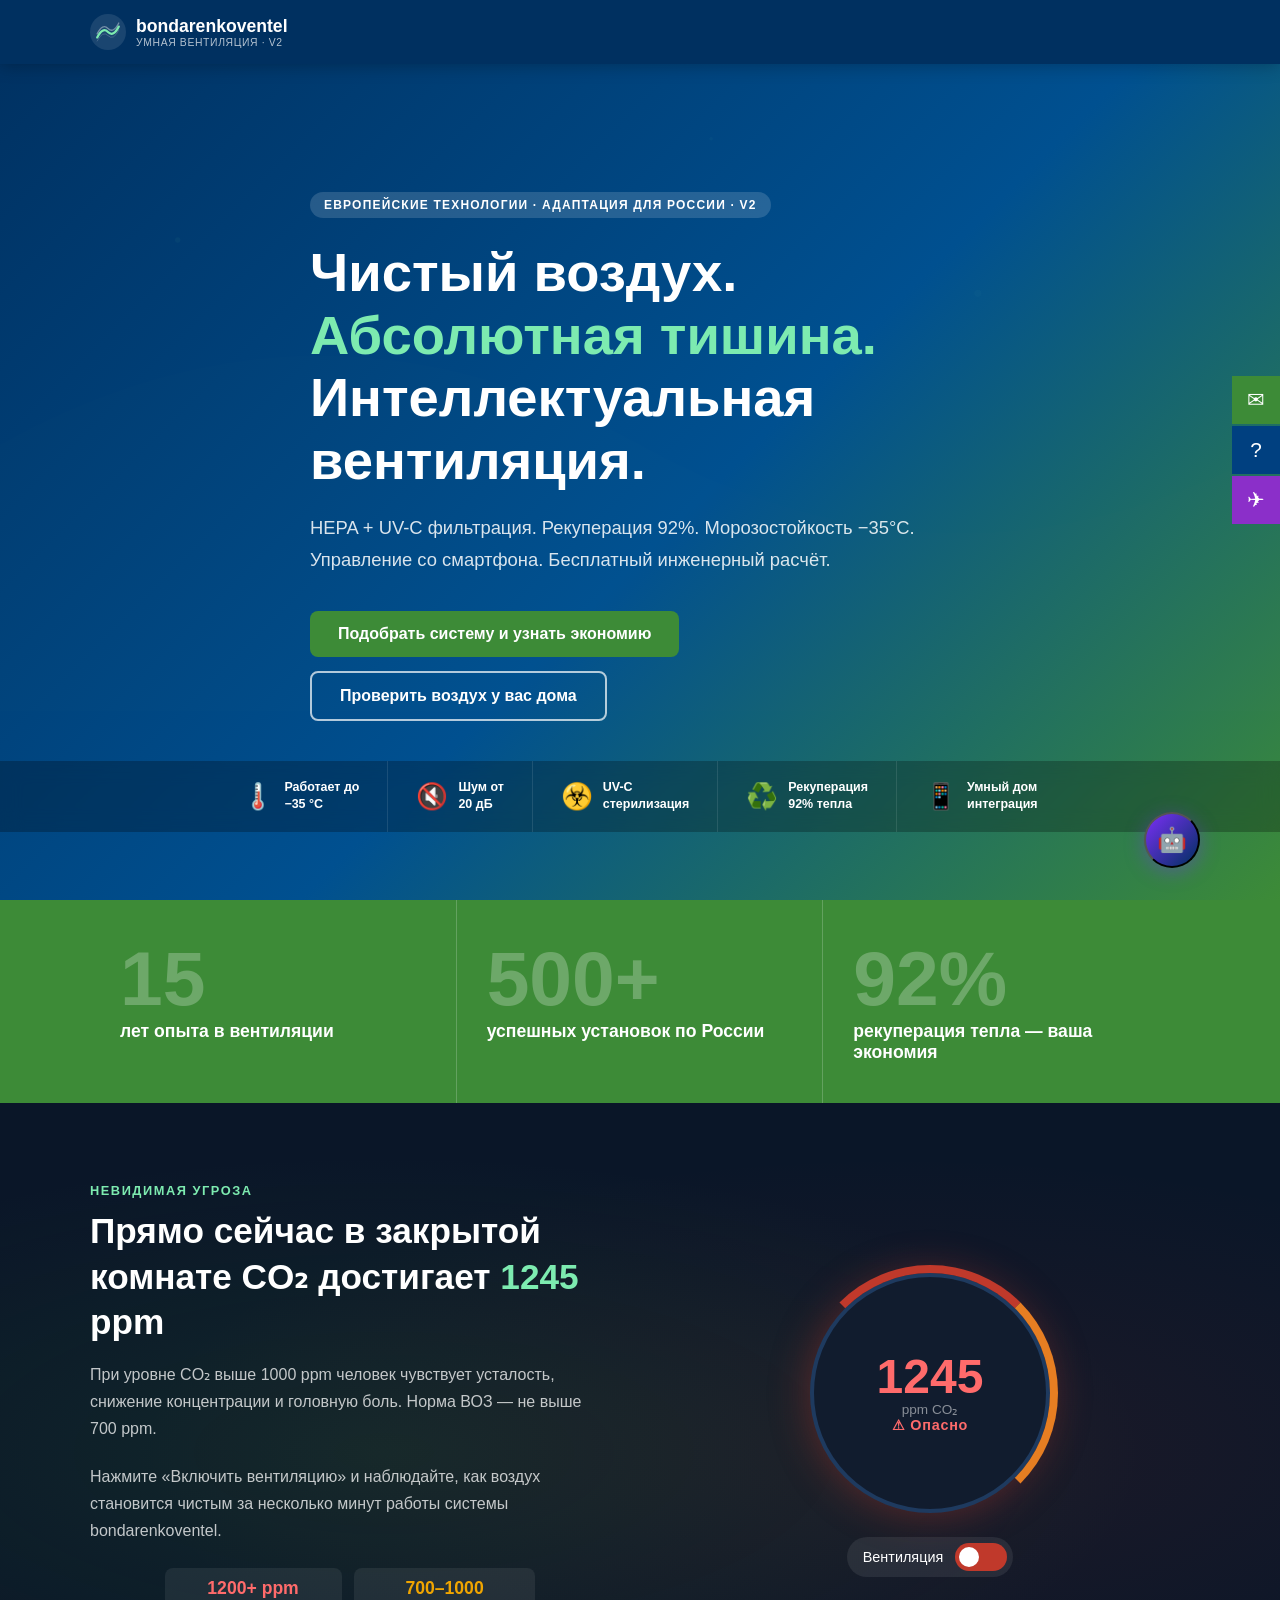
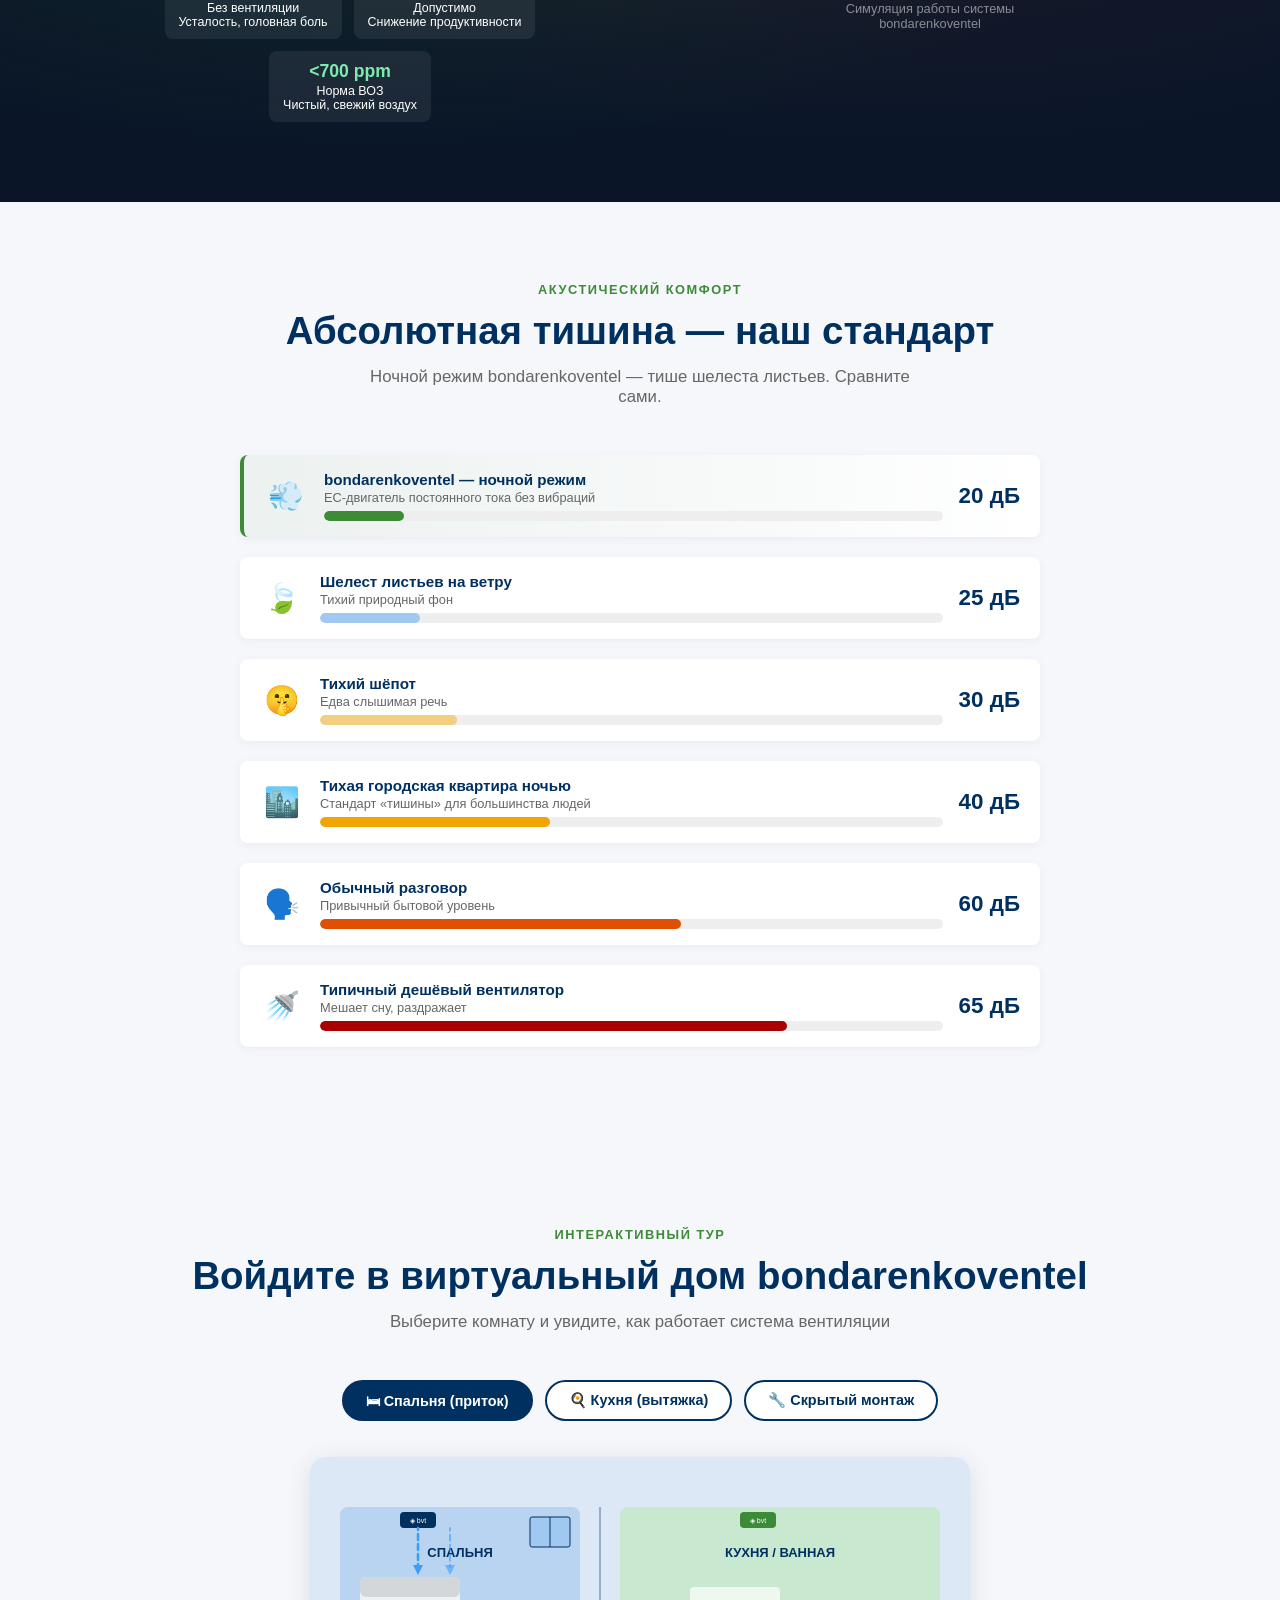
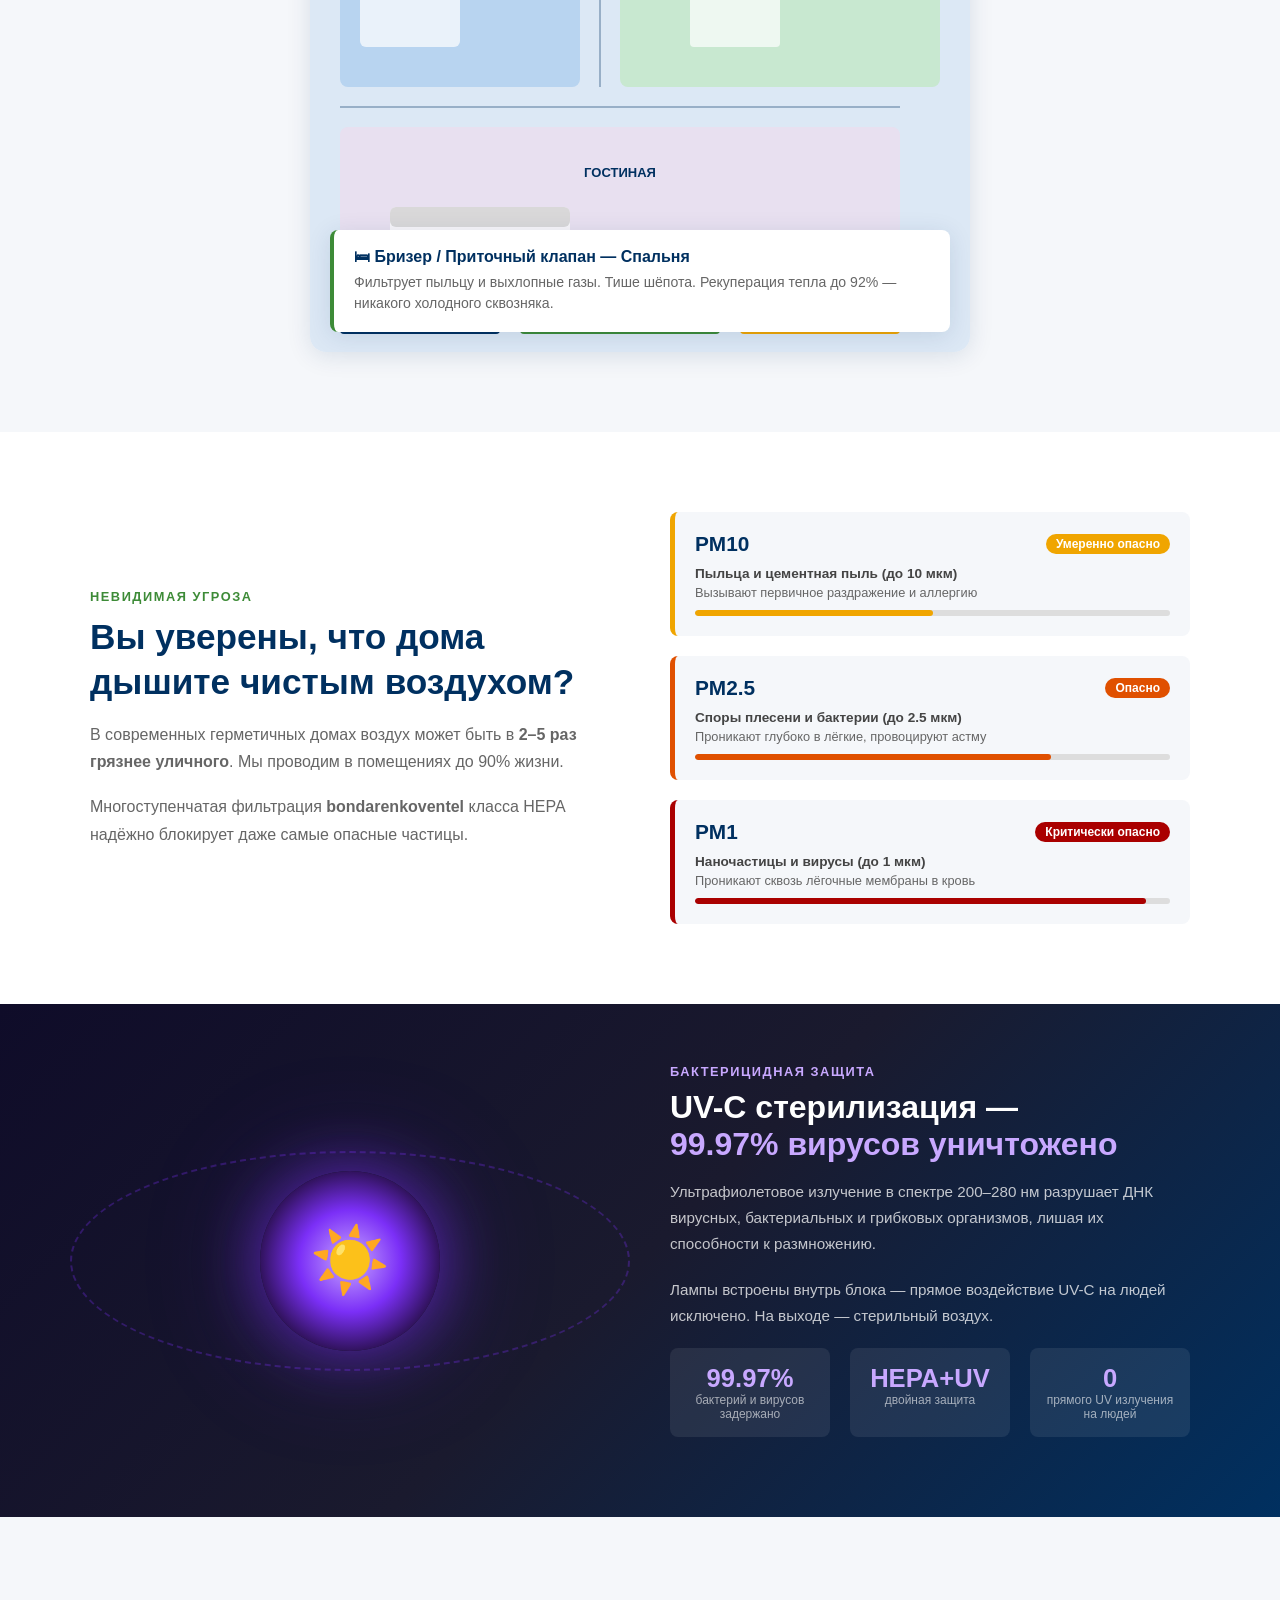
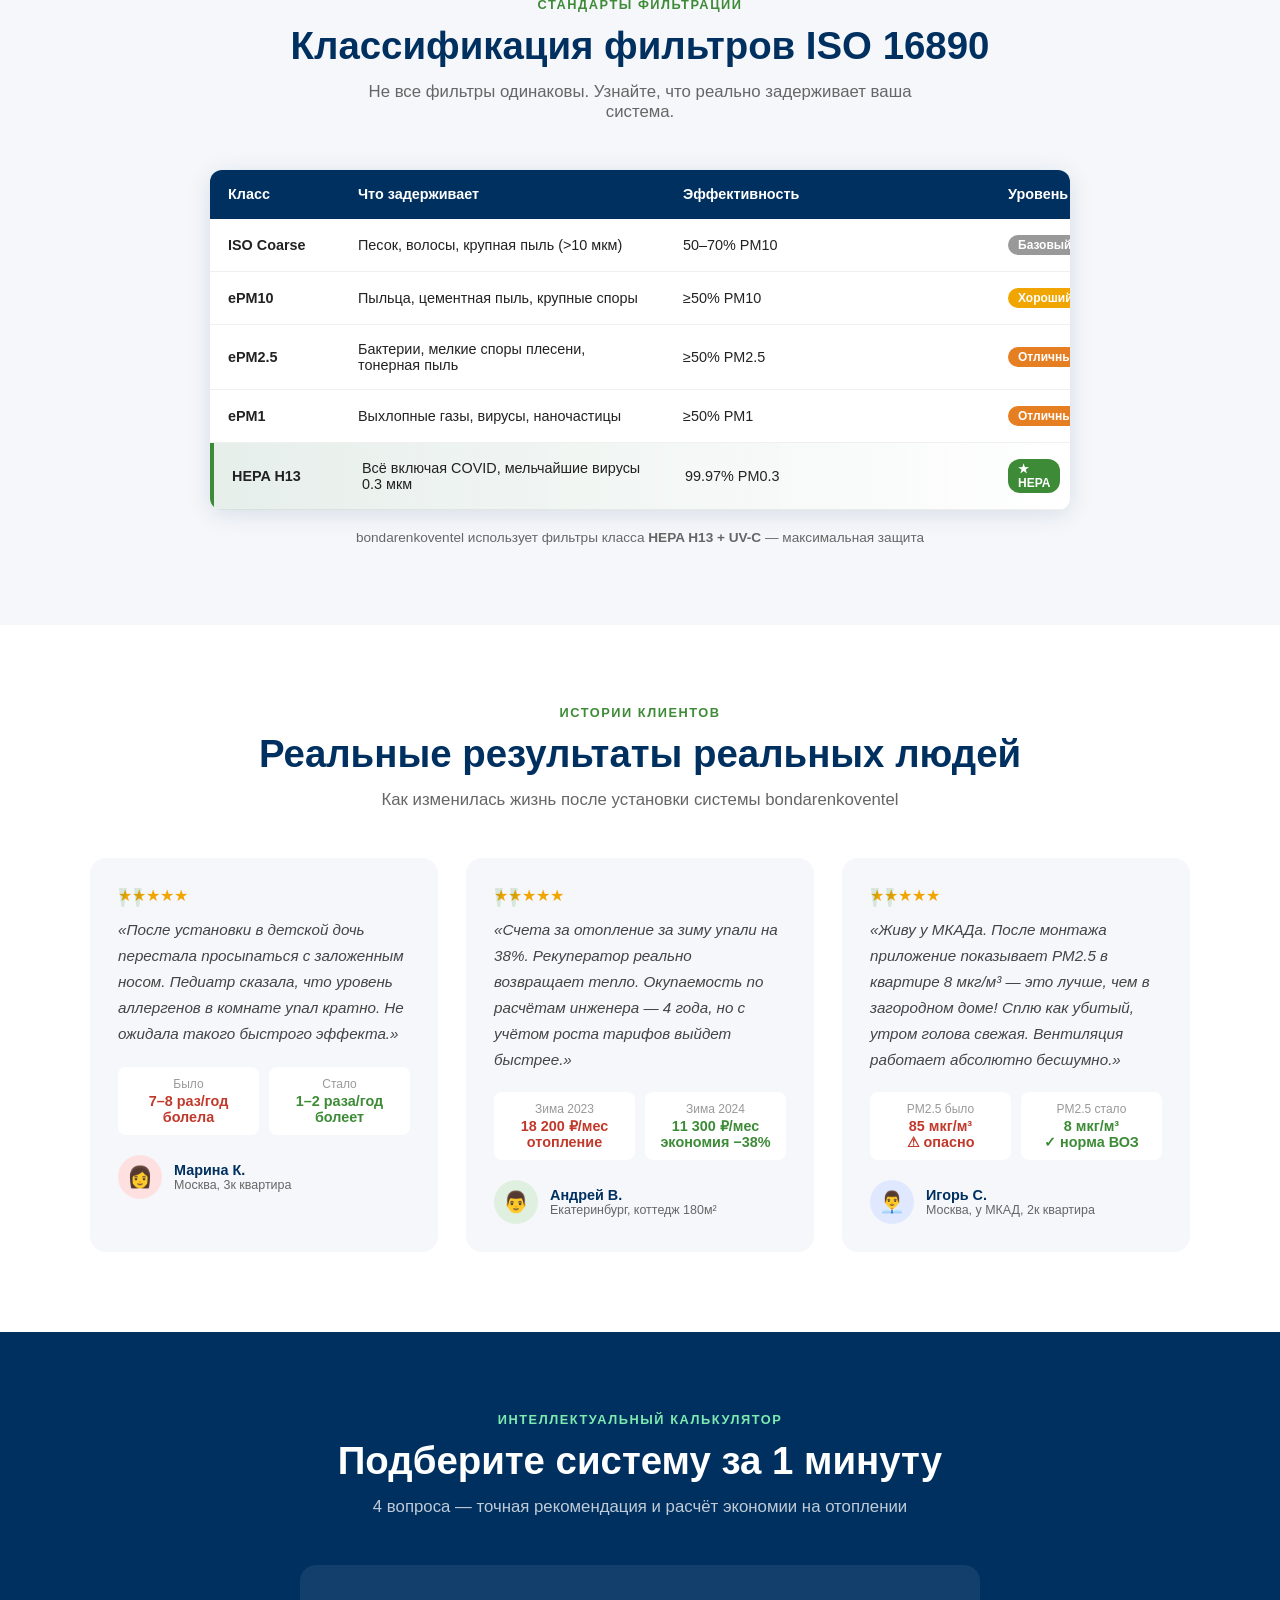
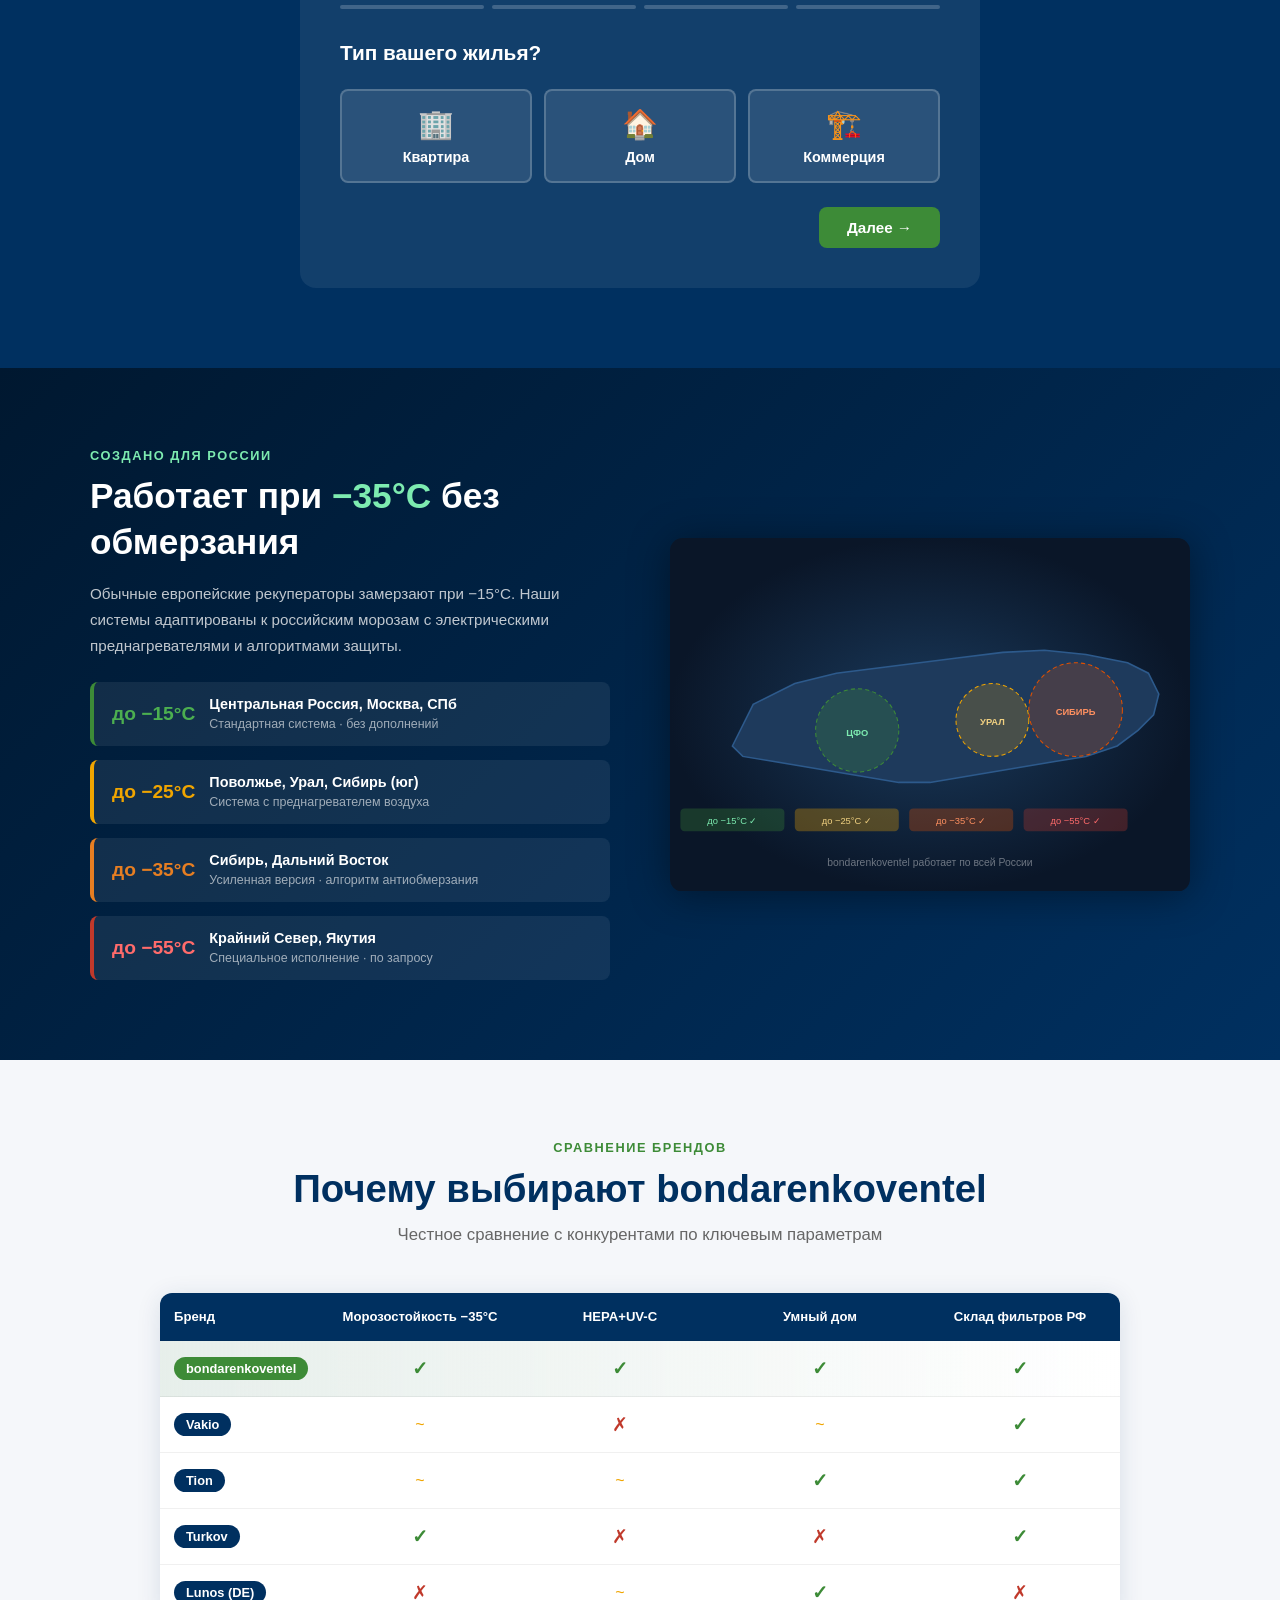
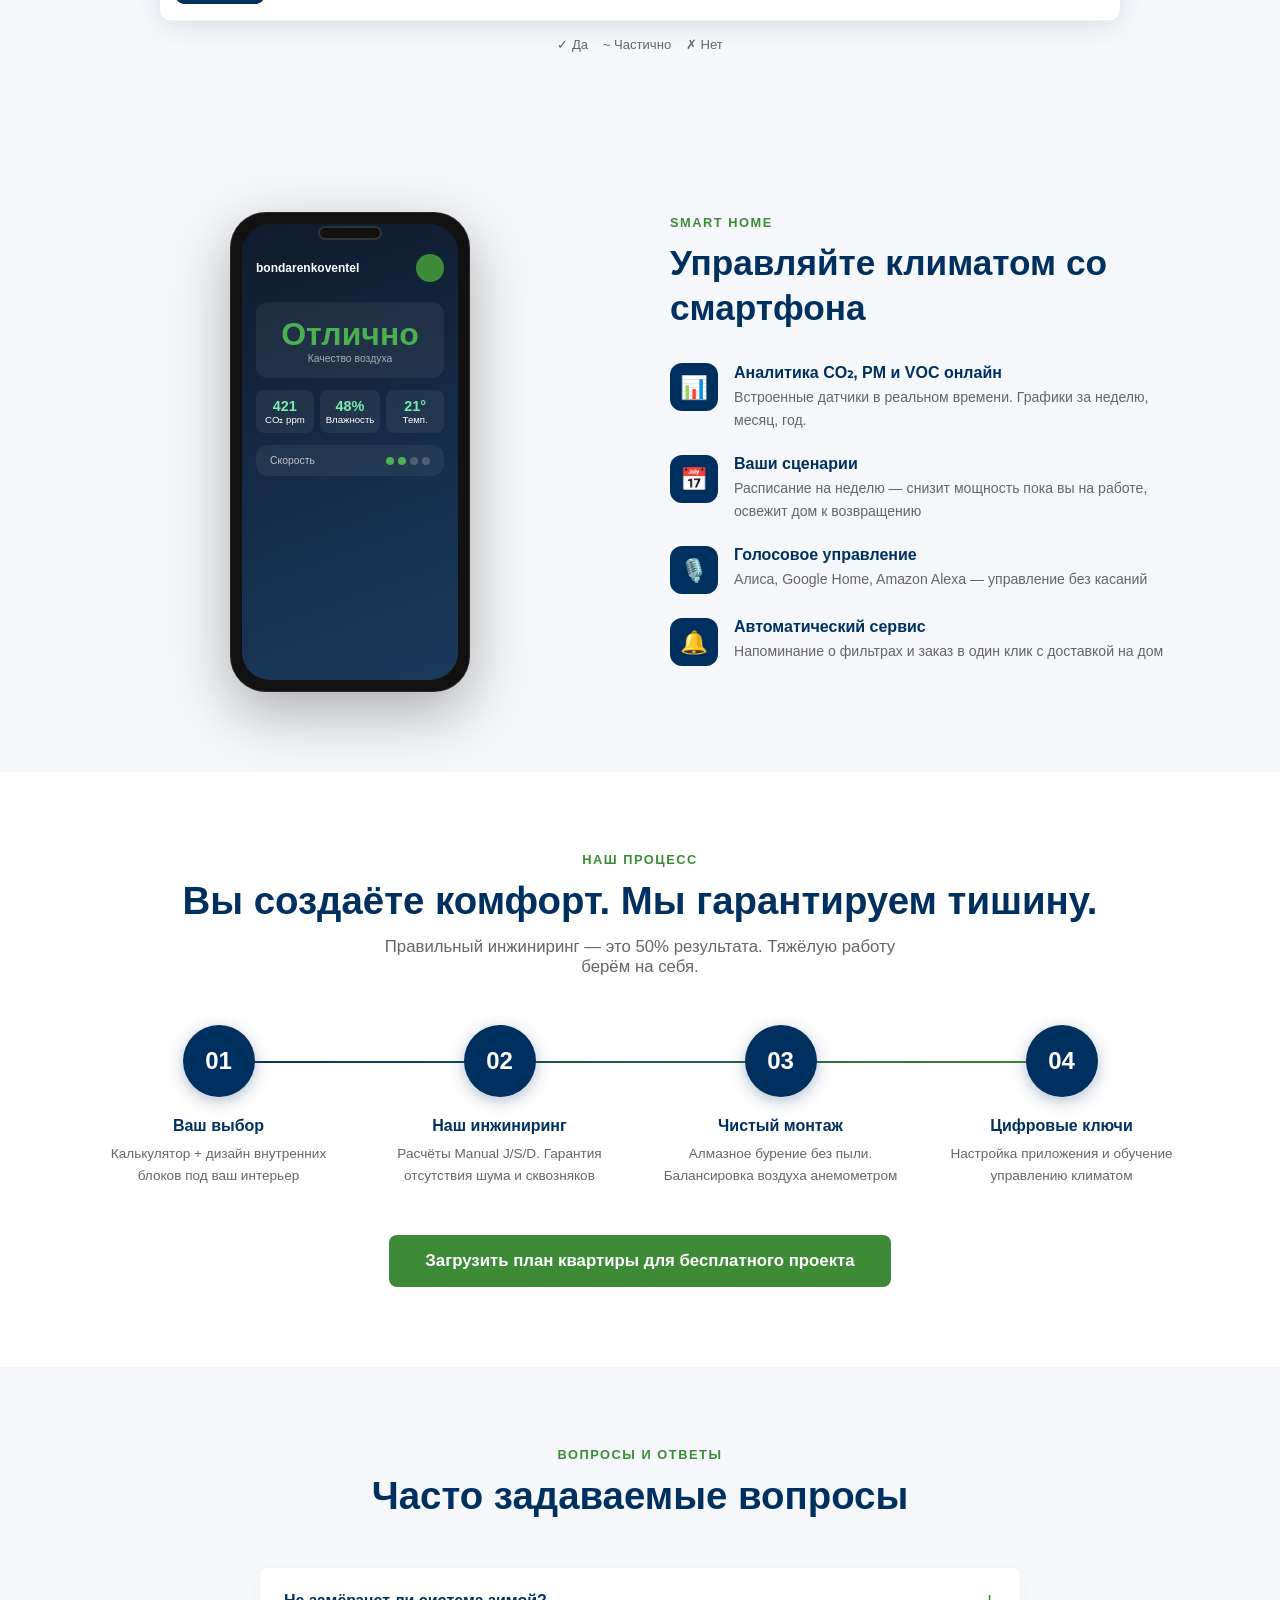
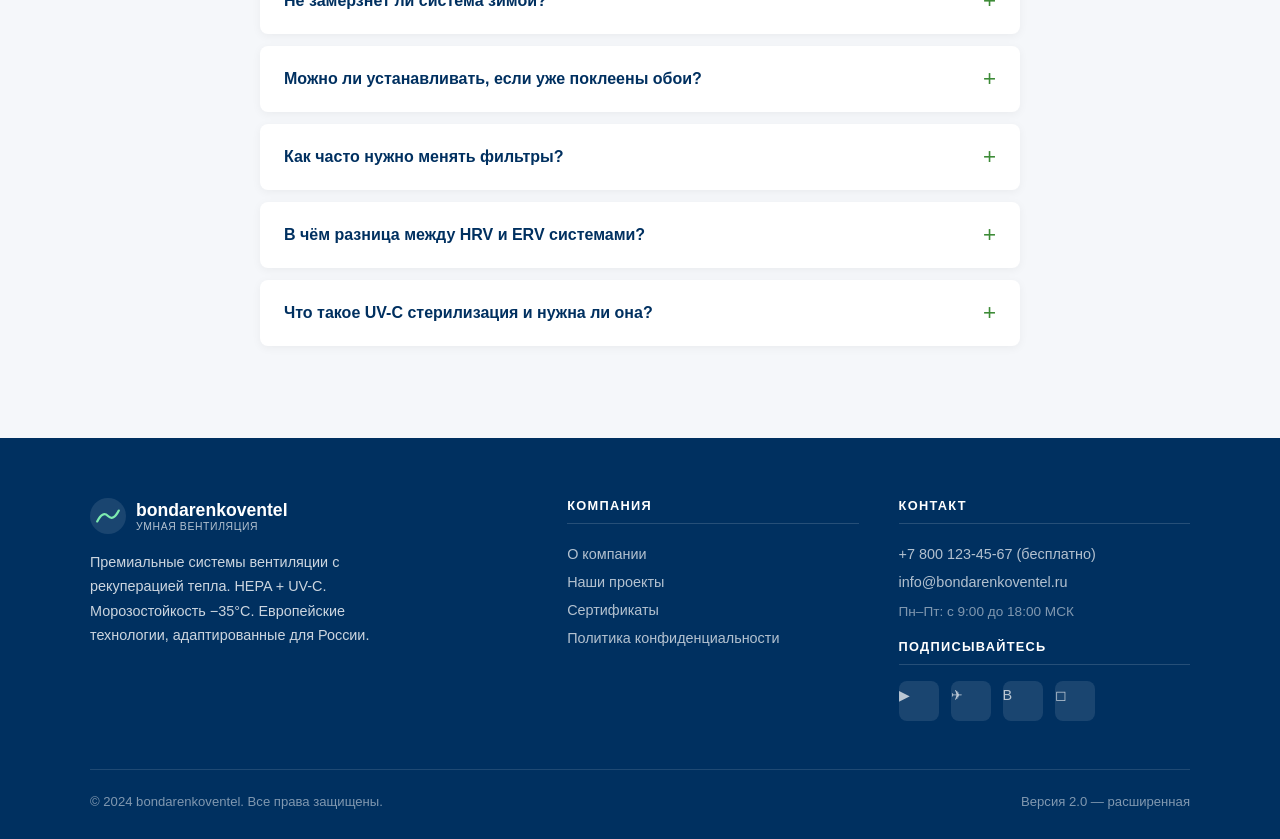
<file: index.html>
<!DOCTYPE html>
<html lang="ru">
<head>
  <meta charset="UTF-8">
  <meta name="viewport" content="width=device-width, initial-scale=1.0">
  <title>bondarenkoventel v2 — Умная вентиляция для России</title>
  <meta name="description" content="Премиальные системы вентиляции. Чистый воздух, абсолютная тишина. Морозостойкость −35°C. HEPA + UV-C. Бесплатный инженерный расчёт.">
  <link rel="stylesheet" href="css/style.css">
</head>
<body>

<!-- ══ AI CHAT BUTTON ══ -->
<button class="ai-chat-btn" id="aiChatBtn" title="Спросить инженера Алекса">🤖</button>
<div class="ai-chat-bubble" id="aiChatBubble">
  <div class="ai-bubble-header">
    <div class="ai-avatar">🤖</div>
    <div>
      <h5>Алекс — ИИ-инженер</h5>
      <span>● онлайн</span>
    </div>
  </div>
  <p class="ai-message">Здравствуйте! Я помогу подобрать вентиляцию для вашего дома. О чём хотите узнать?</p>
  <div class="ai-quick-btns">
    <button class="ai-quick-btn" onclick="scrollToSection('#calculator')">📊 Рассчитать систему под мой дом</button>
    <button class="ai-quick-btn" onclick="scrollToSection('#frost')">❄️ Подходит ли для моего региона?</button>
    <button class="ai-quick-btn" onclick="scrollToSection('#faq')">🔧 Как проходит монтаж?</button>
  </div>
</div>

<!-- ══ FLOATING BUTTONS ══ -->
<div class="float-btns">
  <a class="float-btn" href="mailto:info@bondarenkoventel.ru" title="Email">✉</a>
  <a class="float-btn" href="#calculator" title="Калькулятор">?</a>
  <a class="float-btn" href="#contacts" title="Telegram">✈</a>
</div>

<!-- ══ HEADER ══ -->
<header class="header">
  <div class="header__inner">
    <a href="#" class="logo">
      <svg class="logo__icon" viewBox="0 0 40 40" fill="none">
        <circle cx="20" cy="20" r="20" fill="rgba(255,255,255,0.1)"/>
        <path d="M8 26 Q14 14 20 20 Q26 26 32 14" stroke="#7DEBB0" stroke-width="2.5" stroke-linecap="round" fill="none"/>
        <path d="M8 22 Q14 10 20 16 Q26 22 32 10" stroke="rgba(255,255,255,0.4)" stroke-width="1.5" stroke-linecap="round" fill="none"/>
        <path d="M8 30 Q14 18 20 24 Q26 30 32 18" stroke="rgba(255,255,255,0.2)" stroke-width="1" stroke-linecap="round" fill="none"/>
      </svg>
      <div>
        <div class="logo__text">bondarenkoventel</div>
        <div class="logo__sub">Умная вентиляция · v2</div>
      </div>
    </a>
    <button class="burger" id="burger" aria-label="Меню">
      <span></span><span></span><span></span>
    </button>
  </div>
</header>

<div class="nav-overlay" id="navOverlay"></div>
<nav class="side-nav" id="sideNav">
  <a href="#co2">CO₂ монитор</a>
  <a href="#noise">Тишина</a>
  <a href="#virtual-home">Виртуальный дом</a>
  <a href="#threat">Чистый воздух</a>
  <a href="#uvc">UV-C защита</a>
  <a href="#filters">Фильтры ISO</a>
  <a href="#testimonials">Отзывы</a>
  <a href="#calculator">Калькулятор</a>
  <a href="#frost">Морозостойкость</a>
  <a href="#compare">Сравнение</a>
  <a href="#smarthome">Умный дом</a>
  <a href="#faq">FAQ</a>
</nav>

<!-- ══ HERO ══ -->
<section class="hero" id="home">
  <svg class="hero__waves" viewBox="0 0 1440 800" preserveAspectRatio="xMidYMid slice">
    <path d="M0 400 Q360 200 720 400 Q1080 600 1440 400 L1440 800 L0 800Z" fill="white" opacity="0.03"/>
    <path d="M0 500 Q360 300 720 500 Q1080 700 1440 500 L1440 800 L0 800Z" fill="white" opacity="0.03"/>
    <circle cx="200" cy="300" r="3" fill="#7DEBB0" opacity="0.5"><animate attributeName="cy" values="300;250;300" dur="4s" repeatCount="indefinite"/></circle>
    <circle cx="800" cy="200" r="2" fill="#7DEBB0" opacity="0.4"><animate attributeName="cy" values="200;150;200" dur="5s" repeatCount="indefinite"/></circle>
    <circle cx="1100" cy="350" r="4" fill="#7DEBB0" opacity="0.3"><animate attributeName="cy" values="350;300;350" dur="3.5s" repeatCount="indefinite"/></circle>
  </svg>
  <div class="hero__content container">
    <span class="hero__tag">Европейские технологии · Адаптация для России · v2</span>
    <h1>Чистый воздух.<br><span>Абсолютная тишина.</span><br>Интеллектуальная вентиляция.</h1>
    <p class="hero__sub">HEPA + UV-C фильтрация. Рекуперация 92%. Морозостойкость −35°C.
      Управление со смартфона. Бесплатный инженерный расчёт.</p>
    <div class="hero__btns">
      <a href="#calculator" class="btn btn-primary">Подобрать систему и узнать экономию</a>
      <a href="#co2" class="btn btn-outline">Проверить воздух у вас дома</a>
    </div>
  </div>
  <div class="trust-bar">
    <div class="trust-bar__inner container">
      <div class="trust-item"><div class="trust-item__icon">🌡️</div><div class="trust-item__label">Работает до<br>−35 °С</div></div>
      <div class="trust-item"><div class="trust-item__icon">🔇</div><div class="trust-item__label">Шум от<br>20 дБ</div></div>
      <div class="trust-item"><div class="trust-item__icon">☣️</div><div class="trust-item__label">UV-C<br>стерилизация</div></div>
      <div class="trust-item"><div class="trust-item__icon">♻️</div><div class="trust-item__label">Рекуперация<br>92% тепла</div></div>
      <div class="trust-item"><div class="trust-item__icon">📱</div><div class="trust-item__label">Умный дом<br>интеграция</div></div>
    </div>
  </div>
</section>

<!-- ══ STATS ══ -->
<section class="stats">
  <div class="stats__inner container">
    <div class="stat-block fade-in"><div class="stat-block__num">15</div><div class="stat-block__text">лет опыта в вентиляции</div></div>
    <div class="stat-block fade-in"><div class="stat-block__num">500+</div><div class="stat-block__text">успешных установок по России</div></div>
    <div class="stat-block fade-in"><div class="stat-block__num">92%</div><div class="stat-block__text">рекуперация тепла — ваша экономия</div></div>
  </div>
</section>

<!-- ══ CO2 MONITOR (НОВОЕ) ══ -->
<section class="co2-section" id="co2">
  <div class="container">
    <div class="co2-inner">
      <div class="co2-text fade-in">
        <div class="section-tag" style="color:#7DEBB0">Невидимая угроза</div>
        <h2>Прямо сейчас в закрытой комнате CO₂ достигает <span id="co2HeroVal">1200</span> ppm</h2>
        <p style="margin-bottom:20px">
          При уровне CO₂ выше 1000 ppm человек чувствует усталость, снижение концентрации
          и головную боль. Норма ВОЗ — не выше 700 ppm.
        </p>
        <p>
          Нажмите «Включить вентиляцию» и наблюдайте, как воздух становится чистым
          за несколько минут работы системы bondarenkoventel.
        </p>
        <div class="co2-compare" style="margin-top:24px">
          <div class="co2-level co2-level--bad"><span class="co2-level__val">1200+ ppm</span>Без вентиляции<br>Усталость, головная боль</div>
          <div class="co2-level co2-level--ok"><span class="co2-level__val">700–1000</span>Допустимо<br>Снижение продуктивности</div>
          <div class="co2-level co2-level--good"><span class="co2-level__val">&lt;700 ppm</span>Норма ВОЗ<br>Чистый, свежий воздух</div>
        </div>
      </div>
      <div class="co2-gauge fade-in">
        <div class="co2-monitor" id="co2Monitor">
          <div class="co2-ring"></div>
          <div class="co2-value danger" id="co2Val">1200</div>
          <div class="co2-unit">ppm CO₂</div>
          <div class="co2-status danger" id="co2Status">⚠ Опасно</div>
        </div>
        <div class="co2-toggle">
          <span>Вентиляция</span>
          <button class="toggle-btn" id="co2Toggle" onclick="toggleCo2()"></button>
        </div>
        <p style="font-size:.8rem;color:rgba(255,255,255,.5);text-align:center;max-width:220px">
          Симуляция работы системы bondarenkoventel
        </p>
      </div>
    </div>
  </div>
</section>

<!-- ══ NOISE SCALE (НОВОЕ) ══ -->
<section class="noise-section" id="noise">
  <div class="container">
    <div class="section-head fade-in">
      <div class="section-tag">Акустический комфорт</div>
      <h2>Абсолютная тишина — наш стандарт</h2>
      <p>Ночной режим bondarenkoventel — тише шелеста листьев. Сравните сами.</p>
    </div>
    <div class="noise-scale fade-in">

      <div class="noise-item highlight">
        <div class="noise-item__icon">💨</div>
        <div class="noise-item__info">
          <div class="noise-item__name">bondarenkoventel — ночной режим</div>
          <div class="noise-item__desc">EC-двигатель постоянного тока без вибраций</div>
          <div class="noise-bar"><div class="noise-bar__fill" style="background:var(--green)" data-width="13"></div></div>
        </div>
        <div class="noise-item__db">20 дБ</div>
      </div>

      <div class="noise-item">
        <div class="noise-item__icon">🍃</div>
        <div class="noise-item__info">
          <div class="noise-item__name">Шелест листьев на ветру</div>
          <div class="noise-item__desc">Тихий природный фон</div>
          <div class="noise-bar"><div class="noise-bar__fill" style="background:#a0c8f0" data-width="16"></div></div>
        </div>
        <div class="noise-item__db">25 дБ</div>
      </div>

      <div class="noise-item">
        <div class="noise-item__icon">🤫</div>
        <div class="noise-item__info">
          <div class="noise-item__name">Тихий шёпот</div>
          <div class="noise-item__desc">Едва слышимая речь</div>
          <div class="noise-bar"><div class="noise-bar__fill" style="background:#f0d080" data-width="22"></div></div>
        </div>
        <div class="noise-item__db">30 дБ</div>
      </div>

      <div class="noise-item">
        <div class="noise-item__icon">🏙️</div>
        <div class="noise-item__info">
          <div class="noise-item__name">Тихая городская квартира ночью</div>
          <div class="noise-item__desc">Стандарт «тишины» для большинства людей</div>
          <div class="noise-bar"><div class="noise-bar__fill" style="background:#f0a500" data-width="37"></div></div>
        </div>
        <div class="noise-item__db">40 дБ</div>
      </div>

      <div class="noise-item">
        <div class="noise-item__icon">🗣️</div>
        <div class="noise-item__info">
          <div class="noise-item__name">Обычный разговор</div>
          <div class="noise-item__desc">Привычный бытовой уровень</div>
          <div class="noise-bar"><div class="noise-bar__fill" style="background:#e05000" data-width="58"></div></div>
        </div>
        <div class="noise-item__db">60 дБ</div>
      </div>

      <div class="noise-item">
        <div class="noise-item__icon">🚿</div>
        <div class="noise-item__info">
          <div class="noise-item__name">Типичный дешёвый вентилятор</div>
          <div class="noise-item__desc">Мешает сну, раздражает</div>
          <div class="noise-bar"><div class="noise-bar__fill" style="background:#aa0000" data-width="75"></div></div>
        </div>
        <div class="noise-item__db">65 дБ</div>
      </div>

    </div>
  </div>
</section>

<!-- ══ VIRTUAL HOME ══ -->
<section class="virtual-home" id="virtual-home">
  <div class="container">
    <div class="section-head fade-in">
      <div class="section-tag">Интерактивный тур</div>
      <h2>Войдите в виртуальный дом bondarenkoventel</h2>
      <p>Выберите комнату и увидите, как работает система вентиляции</p>
    </div>
    <div class="vh__controls fade-in">
      <button class="vh-btn active" data-zone="bedroom">🛏 Спальня (приток)</button>
      <button class="vh-btn" data-zone="kitchen">🍳 Кухня (вытяжка)</button>
      <button class="vh-btn" data-zone="mount">🔧 Скрытый монтаж</button>
    </div>
    <div class="vh__scene fade-in">
      <div class="iso-apartment">
        <svg viewBox="0 0 660 495" id="apartmentSvg">
          <rect x="0" y="0" width="660" height="495" fill="#dce8f5" rx="16"/>
          <rect x="30" y="50" width="240" height="180" fill="#b8d4f0" rx="8"/>
          <text x="150" y="100" text-anchor="middle" fill="#003060" font-size="13" font-weight="bold">СПАЛЬНЯ</text>
          <rect x="50" y="120" width="100" height="70" fill="#fff" rx="6" opacity="0.7"/>
          <rect x="50" y="120" width="100" height="20" fill="#ccc" rx="6" opacity="0.7"/>
          <rect x="220" y="60" width="40" height="30" fill="#a0c8f0" rx="2" stroke="#003060" stroke-width="1"/>
          <line x1="240" y1="60" x2="240" y2="90" stroke="#003060" stroke-width="1"/>
          <rect x="310" y="50" width="320" height="180" fill="#c8e8d0" rx="8"/>
          <text x="470" y="100" text-anchor="middle" fill="#003060" font-size="13" font-weight="bold">КУХНЯ / ВАННАЯ</text>
          <rect x="380" y="130" width="90" height="60" fill="#fff" rx="4" opacity="0.7"/>
          <rect x="30" y="270" width="560" height="190" fill="#e8e0f0" rx="8"/>
          <text x="310" y="320" text-anchor="middle" fill="#003060" font-size="13" font-weight="bold">ГОСТИНАЯ</text>
          <rect x="80" y="350" width="180" height="70" fill="#fff" rx="6" opacity="0.7"/>
          <rect x="80" y="350" width="180" height="20" fill="#ccc" rx="6" opacity="0.7"/>
          <line x1="290" y1="50" x2="290" y2="230" stroke="#003060" stroke-width="2" opacity="0.3"/>
          <line x1="30" y1="250" x2="590" y2="250" stroke="#003060" stroke-width="2" opacity="0.3"/>
          <rect x="90" y="55" width="36" height="16" fill="#003060" rx="4"/>
          <text x="108" y="66" text-anchor="middle" fill="white" font-size="7">◈ bvt</text>
          <rect x="430" y="55" width="36" height="16" fill="#3D8B37" rx="4"/>
          <text x="448" y="66" text-anchor="middle" fill="white" font-size="7">◈ bvt</text>
          <g class="air-arrow" id="arrowBedroom">
            <line x1="108" y1="71" x2="108" y2="110" stroke="#3B9EFF" stroke-width="2.5" stroke-dasharray="6,4" stroke-linecap="round"><animate attributeName="stroke-dashoffset" values="0;-20" dur="1s" repeatCount="indefinite"/></line>
            <polygon points="103,108 108,118 113,108" fill="#3B9EFF"/>
            <line x1="140" y1="71" x2="140" y2="110" stroke="#3B9EFF" stroke-width="2" stroke-dasharray="6,4" stroke-linecap="round" opacity="0.6"><animate attributeName="stroke-dashoffset" values="0;-20" dur="1.2s" repeatCount="indefinite"/></line>
            <polygon points="135,108 140,118 145,108" fill="#3B9EFF" opacity="0.6"/>
          </g>
          <g class="air-arrow" id="arrowKitchen">
            <line x1="448" y1="71" x2="448" y2="130" stroke="#999" stroke-width="2.5" stroke-dasharray="6,4" stroke-linecap="round"><animate attributeName="stroke-dashoffset" values="0;20" dur="1s" repeatCount="indefinite"/></line>
            <polygon points="443,73 448,63 453,73" fill="#999"/>
            <line x1="480" y1="71" x2="480" y2="130" stroke="#999" stroke-width="2" stroke-dasharray="6,4" stroke-linecap="round" opacity="0.6"><animate attributeName="stroke-dashoffset" values="0;20" dur="1.2s" repeatCount="indefinite"/></line>
            <polygon points="475,73 480,63 485,73" fill="#999" opacity="0.6"/>
          </g>
          <g class="air-arrow" id="arrowMount">
            <circle cx="260" cy="140" r="12" fill="#003060" opacity="0.8"/>
            <text x="260" y="144" text-anchor="middle" fill="white" font-size="9">⊙</text>
            <line x1="272" y1="140" x2="310" y2="140" stroke="#f0a500" stroke-width="2" stroke-dasharray="4,3"><animate attributeName="stroke-dashoffset" values="0;-14" dur="0.8s" repeatCount="indefinite"/></line>
            <text x="200" y="175" text-anchor="middle" fill="#003060" font-size="10">Ø160мм · 1 день</text>
          </g>
          <rect x="30" y="455" width="160" height="22" fill="#003060" rx="4"/>
          <text x="110" y="470" text-anchor="middle" fill="white" font-size="9" font-weight="bold">01 ПРИТОК</text>
          <rect x="210" y="455" width="200" height="22" fill="#3D8B37" rx="4"/>
          <text x="310" y="470" text-anchor="middle" fill="white" font-size="9" font-weight="bold">02 РЕКУПЕРАЦИЯ</text>
          <rect x="430" y="455" width="160" height="22" fill="#f0a500" rx="4"/>
          <text x="510" y="470" text-anchor="middle" fill="white" font-size="9" font-weight="bold">03 ГИБРИД</text>
        </svg>
        <div class="vh__popup" id="vhPopup">
          <h4 id="vhPopupTitle">Спальня</h4>
          <p id="vhPopupText">Выберите зону выше</p>
        </div>
      </div>
    </div>
  </div>
</section>

<!-- ══ INVISIBLE THREAT ══ -->
<section class="threat" id="threat">
  <div class="container">
    <div class="threat__grid">
      <div class="threat__text fade-in">
        <div class="section-tag">Невидимая угроза</div>
        <h2>Вы уверены, что дома дышите чистым воздухом?</h2>
        <p>В современных герметичных домах воздух может быть в <strong>2–5 раз грязнее уличного</strong>. Мы проводим в помещениях до 90% жизни.</p>
        <br><p>Многоступенчатая фильтрация <strong>bondarenkoventel</strong> класса HEPA надёжно блокирует даже самые опасные частицы.</p>
      </div>
      <div class="particle-cards fade-in">
        <div class="particle-card particle-card--pm10">
          <div class="particle-card__top"><span class="particle-card__size">PM10</span><span class="particle-card__danger pm10-danger">Умеренно опасно</span></div>
          <div class="particle-card__name">Пыльца и цементная пыль (до 10 мкм)</div>
          <div class="particle-card__desc">Вызывают первичное раздражение и аллергию</div>
          <div class="progress-bar"><div class="progress-bar__fill pm10-fill" data-width="50"></div></div>
        </div>
        <div class="particle-card particle-card--pm25">
          <div class="particle-card__top"><span class="particle-card__size">PM2.5</span><span class="particle-card__danger pm25-danger">Опасно</span></div>
          <div class="particle-card__name">Споры плесени и бактерии (до 2.5 мкм)</div>
          <div class="particle-card__desc">Проникают глубоко в лёгкие, провоцируют астму</div>
          <div class="progress-bar"><div class="progress-bar__fill pm25-fill" data-width="75"></div></div>
        </div>
        <div class="particle-card particle-card--pm1">
          <div class="particle-card__top"><span class="particle-card__size">PM1</span><span class="particle-card__danger pm1-danger">Критически опасно</span></div>
          <div class="particle-card__name">Наночастицы и вирусы (до 1 мкм)</div>
          <div class="particle-card__desc">Проникают сквозь лёгочные мембраны в кровь</div>
          <div class="progress-bar"><div class="progress-bar__fill pm1-fill" data-width="95"></div></div>
        </div>
      </div>
    </div>
  </div>
</section>

<!-- ══ UV-C (НОВОЕ) ══ -->
<section class="uvc-section" id="uvc">
  <div class="container">
    <div class="uvc-inner">
      <div class="uvc-visual fade-in">
        <div class="uvc-lamp">☀️</div>
        <div class="uvc-rays"></div>
      </div>
      <div class="uvc-text fade-in">
        <div class="section-tag" style="color:#c8a8ff">Бактерицидная защита</div>
        <h2>UV-C стерилизация —<br><span>99.97% вирусов уничтожено</span></h2>
        <p>Ультрафиолетовое излучение в спектре 200–280 нм разрушает ДНК вирусных, бактериальных и грибковых организмов, лишая их способности к размножению.</p>
        <p>Лампы встроены внутрь блока — прямое воздействие UV-C на людей исключено. На выходе — стерильный воздух.</p>
        <div class="uvc-stats">
          <div class="uvc-stat"><span class="uvc-stat__val">99.97%</span><div class="uvc-stat__label">бактерий и вирусов задержано</div></div>
          <div class="uvc-stat"><span class="uvc-stat__val">HEPA+UV</span><div class="uvc-stat__label">двойная защита</div></div>
          <div class="uvc-stat"><span class="uvc-stat__val">0</span><div class="uvc-stat__label">прямого UV излучения на людей</div></div>
        </div>
      </div>
    </div>
  </div>
</section>

<!-- ══ ISO FILTERS TABLE (НОВОЕ) ══ -->
<section class="filters-section" id="filters">
  <div class="container">
    <div class="section-head fade-in">
      <div class="section-tag">Стандарты фильтрации</div>
      <h2>Классификация фильтров ISO 16890</h2>
      <p>Не все фильтры одинаковы. Узнайте, что реально задерживает ваша система.</p>
    </div>
    <div class="filter-table fade-in">
      <div class="filter-row header-row">
        <div class="filter-cell">Класс</div>
        <div class="filter-cell">Что задерживает</div>
        <div class="filter-cell">Эффективность</div>
        <div class="filter-cell">Уровень</div>
      </div>
      <div class="filter-row">
        <div class="filter-cell">ISO Coarse</div>
        <div class="filter-cell">Песок, волосы, крупная пыль (>10 мкм)</div>
        <div class="filter-cell">50–70% PM10</div>
        <div class="filter-cell"><span class="filter-badge badge-basic">Базовый</span></div>
      </div>
      <div class="filter-row">
        <div class="filter-cell">ePM10</div>
        <div class="filter-cell">Пыльца, цементная пыль, крупные споры</div>
        <div class="filter-cell">≥50% PM10</div>
        <div class="filter-cell"><span class="filter-badge badge-good">Хороший</span></div>
      </div>
      <div class="filter-row">
        <div class="filter-cell">ePM2.5</div>
        <div class="filter-cell">Бактерии, мелкие споры плесени, тонерная пыль</div>
        <div class="filter-cell">≥50% PM2.5</div>
        <div class="filter-cell"><span class="filter-badge badge-great">Отличный</span></div>
      </div>
      <div class="filter-row">
        <div class="filter-cell">ePM1</div>
        <div class="filter-cell">Выхлопные газы, вирусы, наночастицы</div>
        <div class="filter-cell">≥50% PM1</div>
        <div class="filter-cell"><span class="filter-badge badge-great">Отличный</span></div>
      </div>
      <div class="filter-row best-row">
        <div class="filter-cell">HEPA H13</div>
        <div class="filter-cell">Всё включая COVID, мельчайшие вирусы 0.3 мкм</div>
        <div class="filter-cell">99.97% PM0.3</div>
        <div class="filter-cell"><span class="filter-badge badge-hepa">★ HEPA</span></div>
      </div>
    </div>
    <p style="text-align:center;margin-top:20px;color:var(--gray);font-size:.85rem">
      bondarenkoventel использует фильтры класса <strong>HEPA H13 + UV-C</strong> — максимальная защита
    </p>
  </div>
</section>

<!-- ══ TESTIMONIALS (НОВОЕ) ══ -->
<section class="testimonials" id="testimonials">
  <div class="container">
    <div class="section-head fade-in">
      <div class="section-tag">Истории клиентов</div>
      <h2>Реальные результаты реальных людей</h2>
      <p>Как изменилась жизнь после установки системы bondarenkoventel</p>
    </div>
    <div class="testimonials-grid fade-in">

      <div class="testimonial-card">
        <div class="testimonial-stars">★★★★★</div>
        <p class="testimonial-text">«После установки в детской дочь перестала просыпаться с заложенным носом. Педиатр сказала, что уровень аллергенов в комнате упал кратно. Не ожидала такого быстрого эффекта.»</p>
        <div class="testimonial-before-after">
          <div class="before-after-chip before"><div class="before-after-chip__label">Было</div><div class="before-after-chip__val">7–8 раз/год<br>болела</div></div>
          <div class="before-after-chip after"><div class="before-after-chip__label">Стало</div><div class="before-after-chip__val">1–2 раза/год<br>болеет</div></div>
        </div>
        <div class="testimonial-author">
          <div class="author-avatar" style="background:#ffe0e0">👩</div>
          <div><div class="author-name">Марина К.</div><div class="author-city">Москва, 3к квартира</div></div>
        </div>
      </div>

      <div class="testimonial-card">
        <div class="testimonial-stars">★★★★★</div>
        <p class="testimonial-text">«Счета за отопление за зиму упали на 38%. Рекуператор реально возвращает тепло. Окупаемость по расчётам инженера — 4 года, но с учётом роста тарифов выйдет быстрее.»</p>
        <div class="testimonial-before-after">
          <div class="before-after-chip before"><div class="before-after-chip__label">Зима 2023</div><div class="before-after-chip__val">18 200 ₽/мес<br>отопление</div></div>
          <div class="before-after-chip after"><div class="before-after-chip__label">Зима 2024</div><div class="before-after-chip__val">11 300 ₽/мес<br>экономия −38%</div></div>
        </div>
        <div class="testimonial-author">
          <div class="author-avatar" style="background:#e0f0e0">👨</div>
          <div><div class="author-name">Андрей В.</div><div class="author-city">Екатеринбург, коттедж 180м²</div></div>
        </div>
      </div>

      <div class="testimonial-card">
        <div class="testimonial-stars">★★★★★</div>
        <p class="testimonial-text">«Живу у МКАДа. После монтажа приложение показывает PM2.5 в квартире 8 мкг/м³ — это лучше, чем в загородном доме! Сплю как убитый, утром голова свежая. Вентиляция работает абсолютно бесшумно.»</p>
        <div class="testimonial-before-after">
          <div class="before-after-chip before"><div class="before-after-chip__label">PM2.5 было</div><div class="before-after-chip__val">85 мкг/м³<br>⚠ опасно</div></div>
          <div class="before-after-chip after"><div class="before-after-chip__label">PM2.5 стало</div><div class="before-after-chip__val">8 мкг/м³<br>✓ норма ВОЗ</div></div>
        </div>
        <div class="testimonial-author">
          <div class="author-avatar" style="background:#e0e8ff">👨‍💼</div>
          <div><div class="author-name">Игорь С.</div><div class="author-city">Москва, у МКАД, 2к квартира</div></div>
        </div>
      </div>

    </div>
  </div>
</section>

<!-- ══ CALCULATOR ══ -->
<section class="calculator" id="calculator">
  <div class="container">
    <div class="section-head fade-in">
      <div class="section-tag" style="color:#7DEBB0">Интеллектуальный калькулятор</div>
      <h2>Подберите систему за 1 минуту</h2>
      <p>4 вопроса — точная рекомендация и расчёт экономии на отоплении</p>
    </div>
    <div class="quiz fade-in" id="quiz">
      <div class="quiz__progress">
        <div class="quiz__dot" id="dot1"></div>
        <div class="quiz__dot" id="dot2"></div>
        <div class="quiz__dot" id="dot3"></div>
        <div class="quiz__dot" id="dot4"></div>
      </div>
      <div class="quiz__step active" id="step1">
        <h3>Тип вашего жилья?</h3>
        <div class="choice-grid">
          <button class="choice-btn" data-val="apartment"><span class="choice-icon">🏢</span>Квартира</button>
          <button class="choice-btn" data-val="house"><span class="choice-icon">🏠</span>Дом</button>
          <button class="choice-btn" data-val="commercial"><span class="choice-icon">🏗️</span>Коммерция</button>
        </div>
        <div class="quiz__nav"><span></span><button class="quiz__next" onclick="nextStep(1)">Далее →</button></div>
      </div>
      <div class="quiz__step" id="step2">
        <h3>Общая площадь помещения?</h3>
        <div class="slider-val" id="areaVal">60 м²</div>
        <div class="slider-wrap">
          <label><span>20 м²</span><span>300 м²</span></label>
          <input type="range" id="areaSlider" min="20" max="300" value="60" oninput="document.getElementById('areaVal').textContent=this.value+' м²'">
        </div>
        <div class="quiz__nav"><button class="quiz__back" onclick="prevStep(2)">← Назад</button><button class="quiz__next" onclick="nextStep(2)">Далее →</button></div>
      </div>
      <div class="quiz__step" id="step3">
        <h3>Стадия ремонта?</h3>
        <div class="choice-grid">
          <button class="choice-btn" data-val="project"><span class="choice-icon">📐</span>Проект / нулевой цикл</button>
          <button class="choice-btn" data-val="rough"><span class="choice-icon">🧱</span>Черновая отделка</button>
          <button class="choice-btn" data-val="finished"><span class="choice-icon">🛋️</span>Готовый ремонт</button>
        </div>
        <div class="quiz__nav"><button class="quiz__back" onclick="prevStep(3)">← Назад</button><button class="quiz__next" onclick="nextStep(3)">Далее →</button></div>
      </div>
      <div class="quiz__step" id="step4">
        <h3>Ваш регион?</h3>
        <select id="regionSelect">
          <option value="">— Выберите регион —</option>
          <option value="msk">Москва и МО</option>
          <option value="spb">Санкт-Петербург и ЛО</option>
          <option value="south">Юг России</option>
          <option value="ural">Урал</option>
          <option value="sib">Сибирь</option>
          <option value="north">Крайний Север</option>
          <option value="other">Другой регион</option>
        </select>
        <div class="quiz__nav"><button class="quiz__back" onclick="prevStep(4)">← Назад</button><button class="quiz__next" onclick="showResult()">Получить результат 🎯</button></div>
      </div>
      <div class="quiz__result" id="quizResult">
        <h3>Ваша идеальная система:</h3>
        <div class="result-card" id="resultSystem"><h4>Рекомендация</h4><p id="resultSystemText"></p></div>
        <div class="result-card"><h4>Экономия на отоплении</h4><div class="result-saving" id="resultSaving"></div><p>Системы с рекуперацией возвращают до 92% тепла. Рассчитано с учётом площади и региональных тарифов.</p></div>
        <div class="capture-form">
          <input type="text" id="capturePhone" placeholder="Ваш телефон или email">
          <button class="btn btn-primary" onclick="submitCapture()">Получить точный расчёт бесплатно</button>
        </div>
        <p style="font-size:.8rem;opacity:.6;margin-top:12px;text-align:center">Инженер свяжется с вами в течение 2 часов в рабочее время</p>
      </div>
    </div>
  </div>
</section>

<!-- ══ FROST RESISTANCE RU (НОВОЕ) ══ -->
<section class="frost-section" id="frost">
  <div class="container">
    <div class="frost-inner">
      <div class="frost-text fade-in">
        <div class="section-tag" style="color:#7DEBB0">Создано для России</div>
        <h2>Работает при <span>−35°C</span> без обмерзания</h2>
        <p>Обычные европейские рекуператоры замерзают при −15°C. Наши системы адаптированы к российским морозам с электрическими преднагревателями и алгоритмами защиты.</p>
        <div class="frost-zones">
          <div class="frost-zone frost-zone--green">
            <div class="frost-zone__temp">до −15°C</div>
            <div class="frost-zone__info"><strong>Центральная Россия, Москва, СПб</strong><span>Стандартная система · без дополнений</span></div>
          </div>
          <div class="frost-zone frost-zone--yellow">
            <div class="frost-zone__temp">до −25°C</div>
            <div class="frost-zone__info"><strong>Поволжье, Урал, Сибирь (юг)</strong><span>Система с преднагревателем воздуха</span></div>
          </div>
          <div class="frost-zone frost-zone--orange">
            <div class="frost-zone__temp">до −35°C</div>
            <div class="frost-zone__info"><strong>Сибирь, Дальний Восток</strong><span>Усиленная версия · алгоритм антиобмерзания</span></div>
          </div>
          <div class="frost-zone frost-zone--red">
            <div class="frost-zone__temp">до −55°C</div>
            <div class="frost-zone__info"><strong>Крайний Север, Якутия</strong><span>Специальное исполнение · по запросу</span></div>
          </div>
        </div>
      </div>
      <!-- SVG Russia map (simplified) -->
      <div class="russia-map-wrap fade-in">
        <svg viewBox="0 0 500 340" width="100%">
          <defs>
            <radialGradient id="g1" cx="50%" cy="50%"><stop offset="0%" stop-color="#1a3a5c"/><stop offset="100%" stop-color="#0a1628"/></radialGradient>
          </defs>
          <rect width="500" height="340" fill="url(#g1)" rx="12"/>
          <!-- Simplified Russia shape -->
          <path d="M60 200 L80 160 L120 140 L160 130 L200 125 L240 120 L280 115 L320 110 L360 108 L400 112 L440 120 L460 130 L470 150 L465 170 L450 185 L430 200 L400 210 L370 215 L340 220 L310 225 L280 230 L250 235 L220 235 L190 230 L160 225 L130 220 L100 215 L70 210 Z" fill="#1e3a5c" stroke="#2d5a8c" stroke-width="1.5"/>
          <!-- Zone coloring -->
          <circle cx="180" cy="185" r="40" fill="rgba(61,139,55,.25)" stroke="#3D8B37" stroke-width="1" stroke-dasharray="4,3"/>
          <text x="180" y="190" text-anchor="middle" fill="#7DEBB0" font-size="9" font-weight="bold">ЦФО</text>
          <circle cx="310" cy="175" r="35" fill="rgba(240,165,0,.2)" stroke="#f0a500" stroke-width="1" stroke-dasharray="4,3"/>
          <text x="310" y="180" text-anchor="middle" fill="#f0d080" font-size="9" font-weight="bold">УРАЛ</text>
          <circle cx="390" cy="165" r="45" fill="rgba(224,80,0,.2)" stroke="#e05000" stroke-width="1" stroke-dasharray="4,3"/>
          <text x="390" y="170" text-anchor="middle" fill="#ff9060" font-size="9" font-weight="bold">СИБИРЬ</text>
          <!-- Temperature labels -->
          <rect x="10" y="260" width="100" height="22" fill="rgba(61,139,55,.3)" rx="4"/>
          <text x="60" y="275" text-anchor="middle" fill="#7DEBB0" font-size="9">до −15°C ✓</text>
          <rect x="120" y="260" width="100" height="22" fill="rgba(240,165,0,.3)" rx="4"/>
          <text x="170" y="275" text-anchor="middle" fill="#f0d080" font-size="9">до −25°C ✓</text>
          <rect x="230" y="260" width="100" height="22" fill="rgba(224,80,0,.3)" rx="4"/>
          <text x="280" y="275" text-anchor="middle" fill="#ff9060" font-size="9">до −35°C ✓</text>
          <rect x="340" y="260" width="100" height="22" fill="rgba(192,57,43,.3)" rx="4"/>
          <text x="390" y="275" text-anchor="middle" fill="#ff6b6b" font-size="9">до −55°C ✓</text>
          <text x="250" y="315" text-anchor="middle" fill="rgba(255,255,255,.4)" font-size="10">bondarenkoventel работает по всей России</text>
        </svg>
      </div>
    </div>
  </div>
</section>

<!-- ══ COMPETITOR TABLE (НОВОЕ) ══ -->
<section class="compare-section" id="compare">
  <div class="container">
    <div class="section-head fade-in">
      <div class="section-tag">Сравнение брендов</div>
      <h2>Почему выбирают bondarenkoventel</h2>
      <p>Честное сравнение с конкурентами по ключевым параметрам</p>
    </div>
    <div class="compare-table fade-in">
      <div class="compare-row header-row">
        <div class="compare-cell">Бренд</div>
        <div class="compare-cell">Морозостойкость −35°C</div>
        <div class="compare-cell">HEPA+UV-C</div>
        <div class="compare-cell">Умный дом</div>
        <div class="compare-cell">Склад фильтров РФ</div>
      </div>
      <div class="compare-row ours">
        <div class="compare-cell"><span class="brand-badge ours-badge">bondarenkoventel</span></div>
        <div class="compare-cell" data-label="Мороз −35°C"><span class="check-yes">✓</span></div>
        <div class="compare-cell" data-label="HEPA+UV-C"><span class="check-yes">✓</span></div>
        <div class="compare-cell" data-label="Умный дом"><span class="check-yes">✓</span></div>
        <div class="compare-cell" data-label="Склад РФ"><span class="check-yes">✓</span></div>
      </div>
      <div class="compare-row">
        <div class="compare-cell"><span class="brand-badge">Vakio</span></div>
        <div class="compare-cell" data-label="Мороз −35°C"><span class="check-part">~</span></div>
        <div class="compare-cell" data-label="HEPA+UV-C"><span class="check-no">✗</span></div>
        <div class="compare-cell" data-label="Умный дом"><span class="check-part">~</span></div>
        <div class="compare-cell" data-label="Склад РФ"><span class="check-yes">✓</span></div>
      </div>
      <div class="compare-row">
        <div class="compare-cell"><span class="brand-badge">Tion</span></div>
        <div class="compare-cell" data-label="Мороз −35°C"><span class="check-part">~</span></div>
        <div class="compare-cell" data-label="HEPA+UV-C"><span class="check-part">~</span></div>
        <div class="compare-cell" data-label="Умный дом"><span class="check-yes">✓</span></div>
        <div class="compare-cell" data-label="Склад РФ"><span class="check-yes">✓</span></div>
      </div>
      <div class="compare-row">
        <div class="compare-cell"><span class="brand-badge">Turkov</span></div>
        <div class="compare-cell" data-label="Мороз −35°C"><span class="check-yes">✓</span></div>
        <div class="compare-cell" data-label="HEPA+UV-C"><span class="check-no">✗</span></div>
        <div class="compare-cell" data-label="Умный дом"><span class="check-no">✗</span></div>
        <div class="compare-cell" data-label="Склад РФ"><span class="check-yes">✓</span></div>
      </div>
      <div class="compare-row">
        <div class="compare-cell"><span class="brand-badge">Lunos (DE)</span></div>
        <div class="compare-cell" data-label="Мороз −35°C"><span class="check-no">✗</span></div>
        <div class="compare-cell" data-label="HEPA+UV-C"><span class="check-part">~</span></div>
        <div class="compare-cell" data-label="Умный дом"><span class="check-yes">✓</span></div>
        <div class="compare-cell" data-label="Склад РФ"><span class="check-no">✗</span></div>
      </div>
    </div>
    <p style="text-align:center;margin-top:16px;font-size:.82rem;color:var(--gray)">
      ✓ Да &nbsp;&nbsp; ~ Частично &nbsp;&nbsp; ✗ Нет
    </p>
  </div>
</section>

<!-- ══ SMART HOME ══ -->
<section class="smarthome" id="smarthome">
  <div class="container">
    <div class="smarthome__inner">
      <div class="phone-mockup fade-in">
        <div class="phone">
          <div class="phone__screen">
            <div class="phone__app-bar">
              <span class="phone__app-title">bondarenkoventel</span>
              <div class="phone__app-icon"></div>
            </div>
            <div class="air-gauge"><div class="air-gauge__val">Отлично</div><div class="air-gauge__label">Качество воздуха</div></div>
            <div class="sensor-row">
              <div class="sensor-chip"><span class="sensor-chip__val">421</span>CO₂ ppm</div>
              <div class="sensor-chip"><span class="sensor-chip__val">48%</span>Влажность</div>
              <div class="sensor-chip"><span class="sensor-chip__val">21°</span>Темп.</div>
            </div>
            <div class="fan-speed">
              <span class="fan-speed__label">Скорость</span>
              <div class="fan-speed__dots">
                <div class="fan-speed__dot on"></div><div class="fan-speed__dot on"></div>
                <div class="fan-speed__dot"></div><div class="fan-speed__dot"></div>
              </div>
            </div>
          </div>
        </div>
      </div>
      <div class="smarthome__features fade-in">
        <div class="section-tag">Smart Home</div>
        <h2>Управляйте климатом со смартфона</h2>
        <div class="feature-item"><div class="feature-item__icon">📊</div><div><h4>Аналитика CO₂, PM и VOC онлайн</h4><p>Встроенные датчики в реальном времени. Графики за неделю, месяц, год.</p></div></div>
        <div class="feature-item"><div class="feature-item__icon">📅</div><div><h4>Ваши сценарии</h4><p>Расписание на неделю — снизит мощность пока вы на работе, освежит дом к возвращению</p></div></div>
        <div class="feature-item"><div class="feature-item__icon">🎙️</div><div><h4>Голосовое управление</h4><p>Алиса, Google Home, Amazon Alexa — управление без касаний</p></div></div>
        <div class="feature-item"><div class="feature-item__icon">🔔</div><div><h4>Автоматический сервис</h4><p>Напоминание о фильтрах и заказ в один клик с доставкой на дом</p></div></div>
      </div>
    </div>
  </div>
</section>

<!-- ══ HOW WE WORK ══ -->
<section class="howwework" id="howwework">
  <div class="container">
    <div class="section-head fade-in">
      <div class="section-tag">Наш процесс</div>
      <h2>Вы создаёте комфорт. Мы гарантируем тишину.</h2>
      <p>Правильный инжиниринг — это 50% результата. Тяжёлую работу берём на себя.</p>
    </div>
    <div class="timeline fade-in">
      <div class="timeline-step"><div class="timeline-step__num">01</div><h4>Ваш выбор</h4><p>Калькулятор + дизайн внутренних блоков под ваш интерьер</p></div>
      <div class="timeline-step"><div class="timeline-step__num">02</div><h4>Наш инжиниринг</h4><p>Расчёты Manual J/S/D. Гарантия отсутствия шума и сквозняков</p></div>
      <div class="timeline-step"><div class="timeline-step__num">03</div><h4>Чистый монтаж</h4><p>Алмазное бурение без пыли. Балансировка воздуха анемометром</p></div>
      <div class="timeline-step"><div class="timeline-step__num">04</div><h4>Цифровые ключи</h4><p>Настройка приложения и обучение управлению климатом</p></div>
    </div>
    <div class="howwework__cta fade-in">
      <a href="#calculator" class="btn btn-primary" style="font-size:1.05rem;padding:16px 36px">Загрузить план квартиры для бесплатного проекта</a>
    </div>
  </div>
</section>

<!-- ══ FAQ ══ -->
<section class="faq" id="faq">
  <div class="container">
    <div class="section-head fade-in">
      <div class="section-tag">Вопросы и ответы</div>
      <h2>Часто задаваемые вопросы</h2>
    </div>
    <div class="faq__list fade-in">
      <div class="faq-item">
        <button class="faq-item__q">Не замёрзнет ли система зимой?</button>
        <div class="faq-item__a">Нет. Наши рекуператоры сертифицированы для работы при −35°C без обмерзания. Используется технология противоточного теплообмена и автоматическая смена направления потока каждые 70 секунд, что исключает накопление льда. Для Крайнего Севера — специальное исполнение до −55°C.</div>
      </div>
      <div class="faq-item">
        <button class="faq-item__q">Можно ли устанавливать, если уже поклеены обои?</button>
        <div class="faq-item__a">Да. Для готового ремонта — алмазное бурение, компактная коронка Ø160 мм, без пыли и грязи. Работа занимает 1 день. Отверстие оформляется декоративной накладкой под любой интерьер.</div>
      </div>
      <div class="faq-item">
        <button class="faq-item__q">Как часто нужно менять фильтры?</button>
        <div class="faq-item__a">В среднем каждые 6–12 месяцев. Приложение отслеживает ресурс фильтра и пришлёт уведомление заранее. Замена занимает 2 минуты без инструментов. Фильтры всегда есть на складе в России.</div>
      </div>
      <div class="faq-item">
        <button class="faq-item__q">В чём разница между HRV и ERV системами?</button>
        <div class="faq-item__a">HRV (Heat Recovery Ventilation) возвращает только тепло — идеально для регионов с нормальной влажностью. ERV (Energy Recovery Ventilation) возвращает и тепло, и влагу — отличный выбор для сухих регионов или при центральном отоплении, когда воздух пересыхает зимой. Наш инженер поможет выбрать подходящий тип.</div>
      </div>
      <div class="faq-item">
        <button class="faq-item__q">Что такое UV-C стерилизация и нужна ли она?</button>
        <div class="faq-item__a">UV-C — ультрафиолетовое излучение, которое разрушает ДНК вирусов, бактерий и грибков. Лампы встроены внутрь блока, прямое воздействие на людей исключено. Рекомендуем для семей с детьми, пожилыми людьми и людьми с ослабленным иммунитетом. В сочетании с HEPA H13 — максимальная защита 99.97%.</div>
      </div>
    </div>
  </div>
</section>

<!-- ══ FOOTER ══ -->
<footer class="footer" id="contacts">
  <div class="container">
    <div class="footer__grid">
      <div class="footer__brand">
        <a href="#" class="logo">
          <svg class="logo__icon" viewBox="0 0 40 40" fill="none">
            <circle cx="20" cy="20" r="20" fill="rgba(255,255,255,0.1)"/>
            <path d="M8 26 Q14 14 20 20 Q26 26 32 14" stroke="#7DEBB0" stroke-width="2.5" stroke-linecap="round" fill="none"/>
          </svg>
          <div><div class="logo__text">bondarenkoventel</div><div class="logo__sub">Умная вентиляция</div></div>
        </a>
        <p>Премиальные системы вентиляции с рекуперацией тепла. HEPA + UV-C. Морозостойкость −35°C. Европейские технологии, адаптированные для России.</p>
      </div>
      <div class="footer__col">
        <h5>Компания</h5>
        <a href="#">О компании</a>
        <a href="#">Наши проекты</a>
        <a href="#">Сертификаты</a>
        <a href="#">Политика конфиденциальности</a>
      </div>
      <div class="footer__col">
        <h5>Контакт</h5>
        <a href="tel:+78001234567">+7 800 123-45-67 (бесплатно)</a>
        <a href="mailto:info@bondarenkoventel.ru">info@bondarenkoventel.ru</a>
        <p style="font-size:.85rem;margin:8px 0;color:rgba(255,255,255,.5)">Пн–Пт: с 9:00 до 18:00 МСК</p>
        <h5 style="margin-top:20px">Подписывайтесь</h5>
        <div class="footer__socials">
          <a class="social-link" href="#" title="YouTube">▶</a>
          <a class="social-link" href="#" title="Telegram">✈</a>
          <a class="social-link" href="#" title="ВКонтакте">В</a>
          <a class="social-link" href="#" title="Instagram">◻</a>
        </div>
      </div>
    </div>
    <div class="footer__bottom">
      <span>© 2024 bondarenkoventel. Все права защищены.</span>
      <span>Версия 2.0 — расширенная</span>
    </div>
  </div>
</footer>

<script src="js/main.js"></script>
<script src="js/calculator.js"></script>
</body>
</html>
</file>
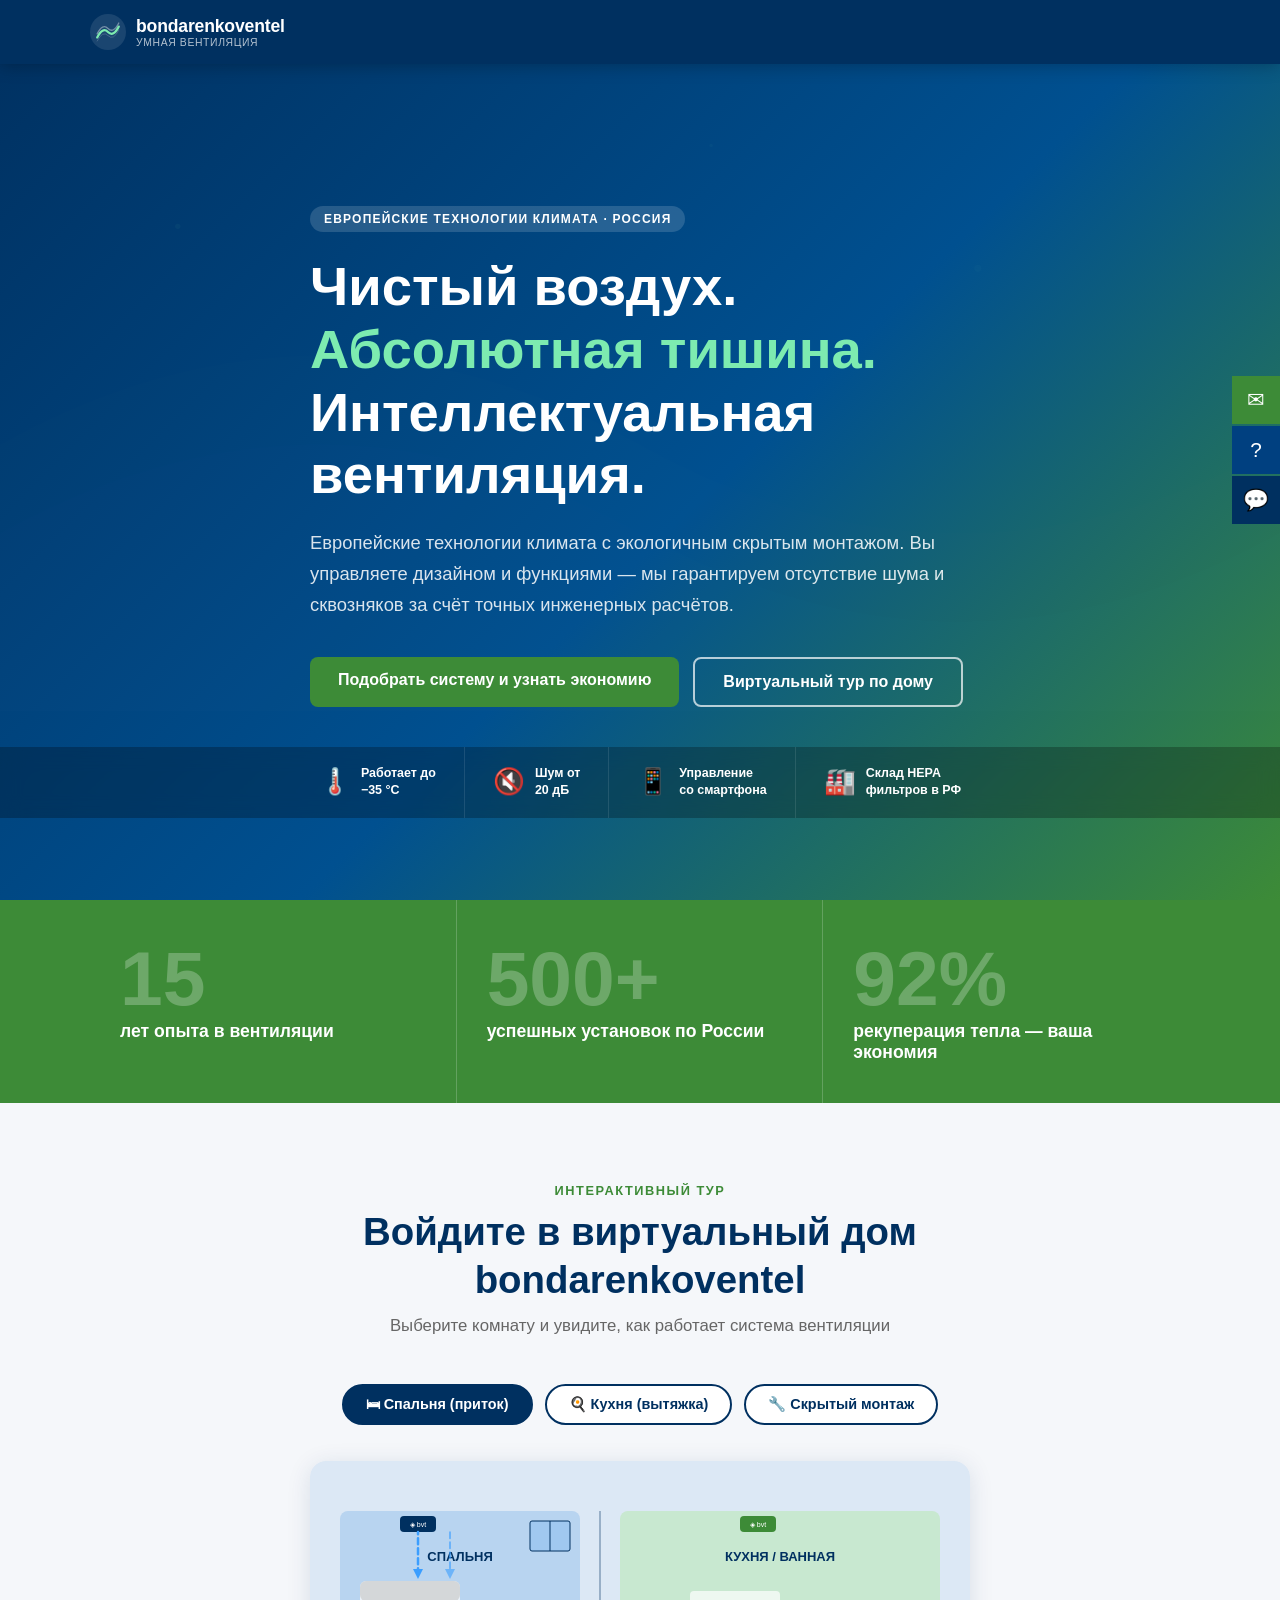
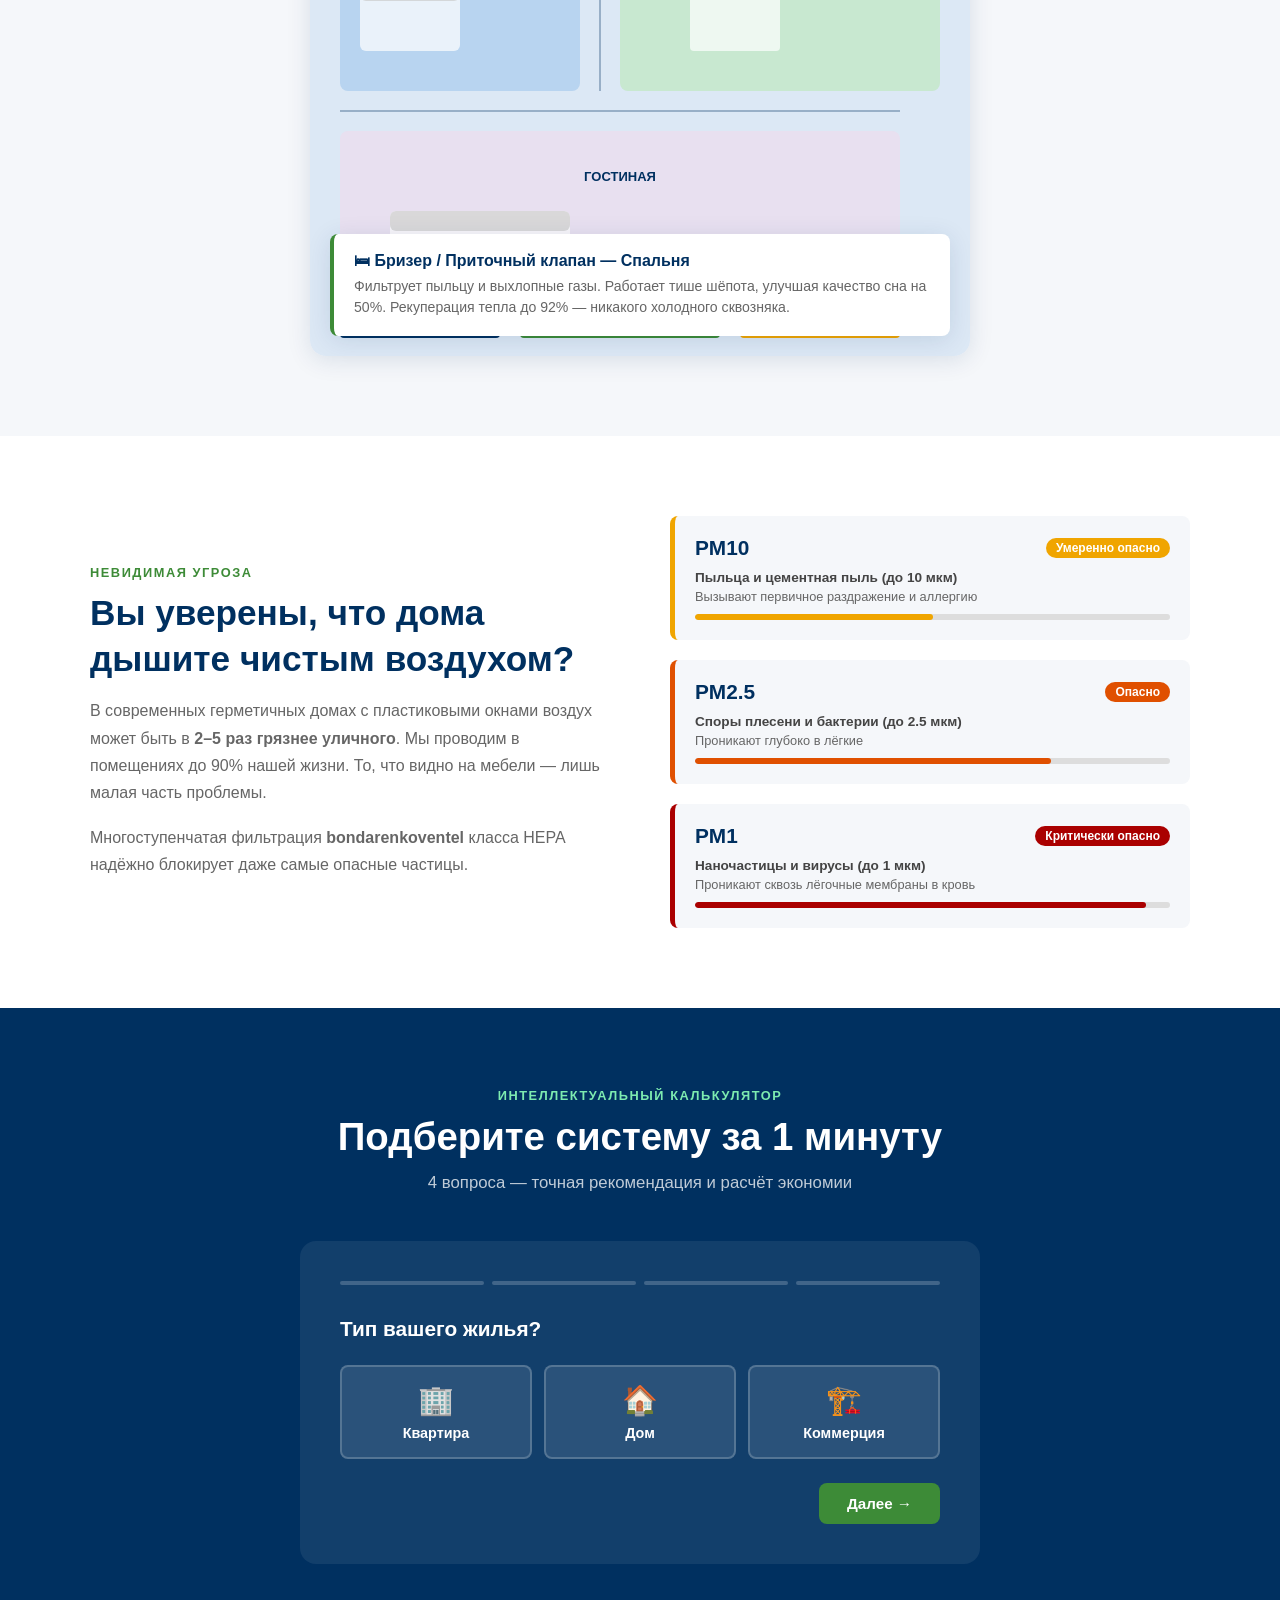
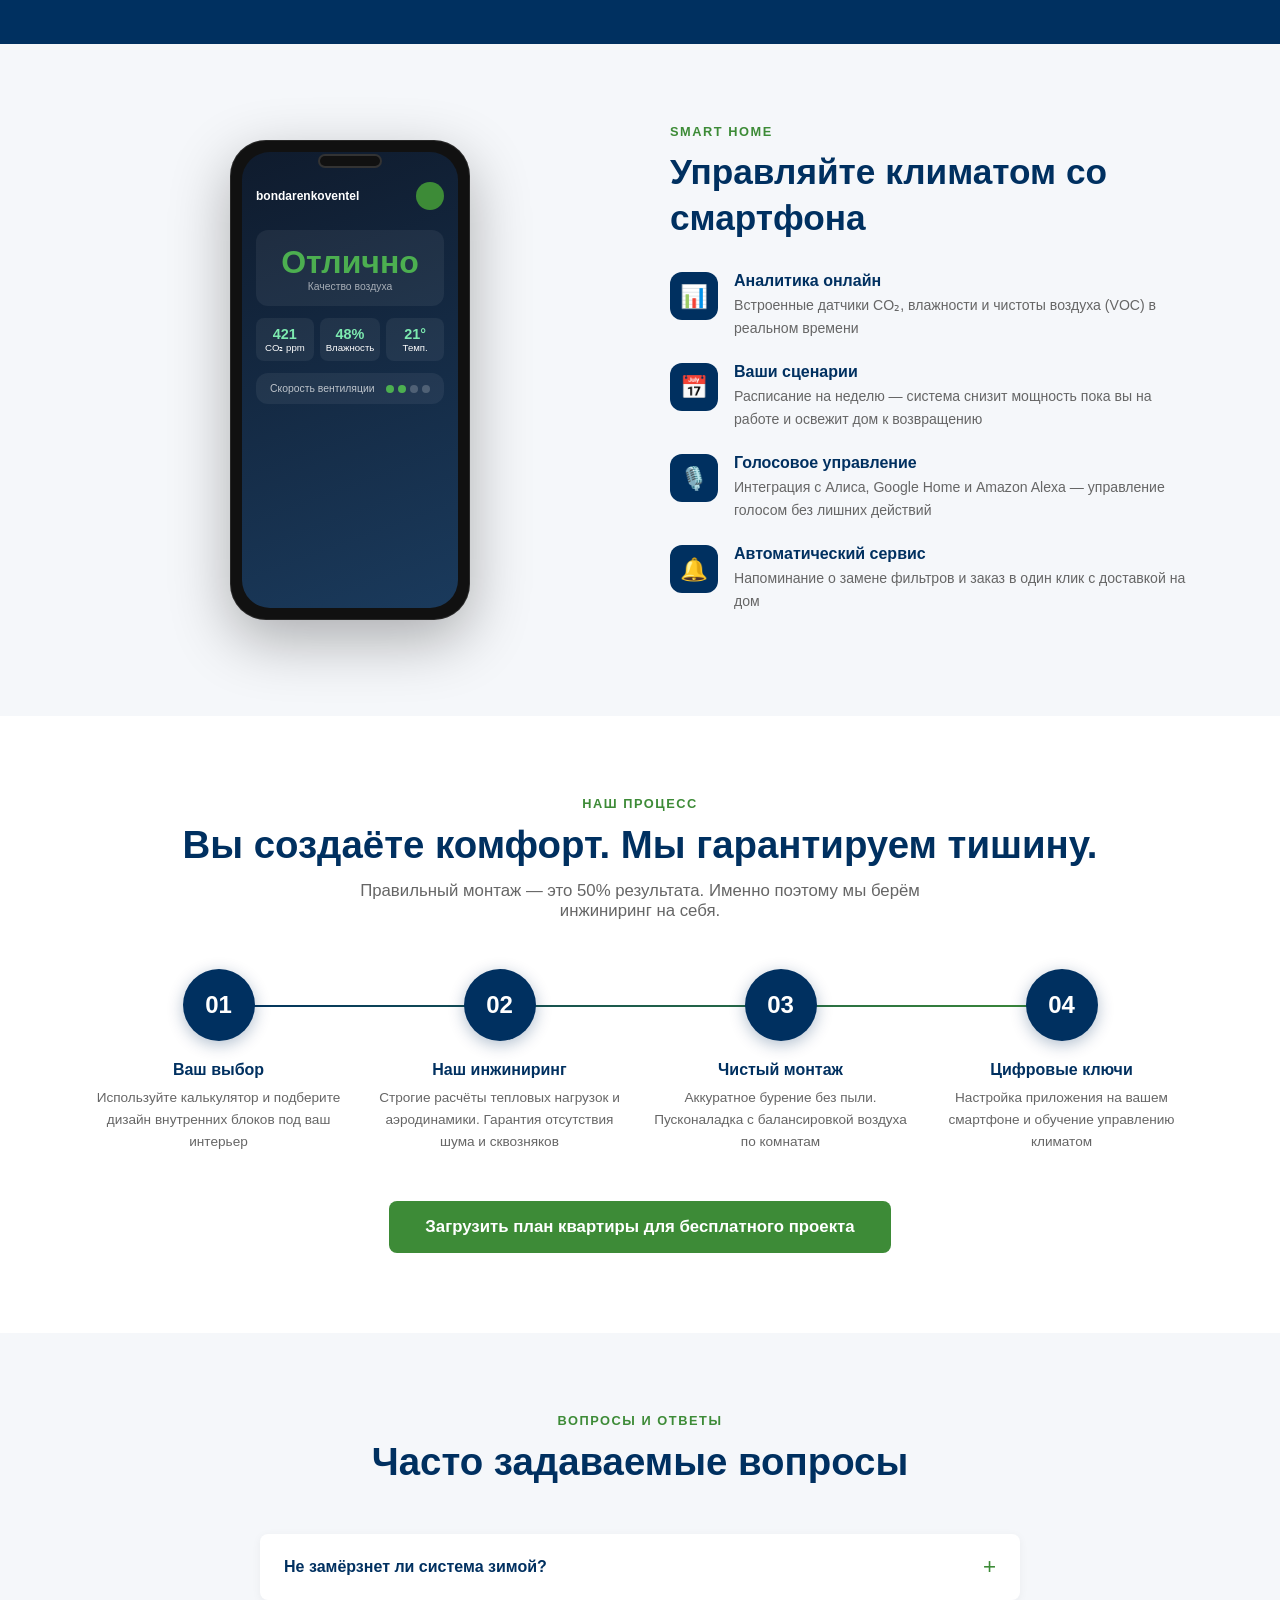
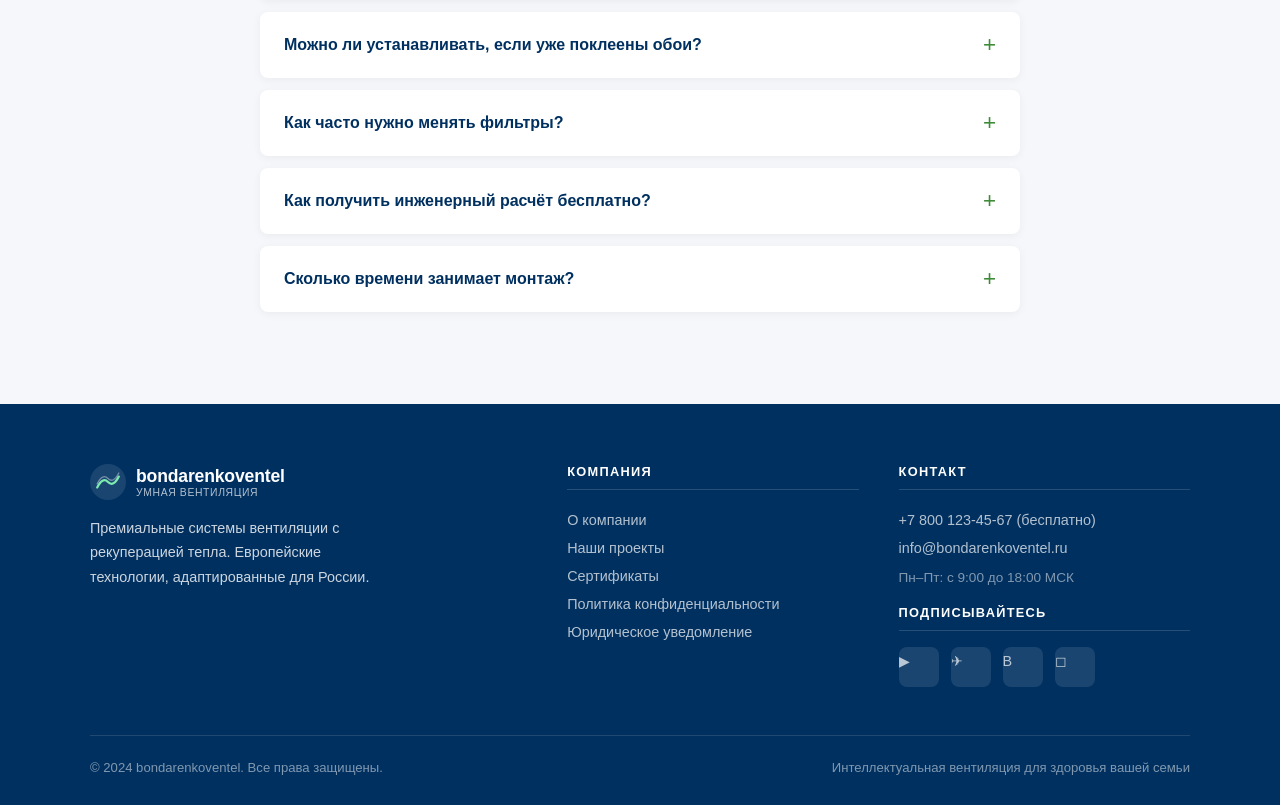
<file: v1/index.html>
<!DOCTYPE html>
<html lang="ru">
<head>
  <meta charset="UTF-8">
  <meta name="viewport" content="width=device-width, initial-scale=1.0">
  <title>bondarenkoventel — Интеллектуальная вентиляция для вашего дома</title>
  <meta name="description" content="Премиальные системы вентиляции с рекуперацией тепла. Чистый воздух, абсолютная тишина. Европейские технологии для России. Бесплатный инженерный расчёт.">
  <link rel="stylesheet" href="css/style.css">
</head>
<body>

<!-- ══ FLOATING BUTTONS ══ -->
<div class="float-btns">
  <a class="float-btn" href="mailto:info@bondarenkoventel.ru" title="Написать письмо">✉</a>
  <a class="float-btn" href="#calculator" title="Рассчитать систему">?</a>
  <a class="float-btn" href="#contacts" title="Чат">💬</a>
</div>

<!-- ══ HEADER ══ -->
<header class="header">
  <div class="header__inner">
    <a href="#" class="logo">
      <svg class="logo__icon" viewBox="0 0 40 40" fill="none">
        <circle cx="20" cy="20" r="20" fill="rgba(255,255,255,0.1)"/>
        <path d="M8 26 Q14 14 20 20 Q26 26 32 14" stroke="#7DEBB0" stroke-width="2.5" stroke-linecap="round" fill="none"/>
        <path d="M8 22 Q14 10 20 16 Q26 22 32 10" stroke="rgba(255,255,255,0.4)" stroke-width="1.5" stroke-linecap="round" fill="none"/>
        <path d="M8 30 Q14 18 20 24 Q26 30 32 18" stroke="rgba(255,255,255,0.2)" stroke-width="1" stroke-linecap="round" fill="none"/>
      </svg>
      <div>
        <div class="logo__text">bondarenkoventel</div>
        <div class="logo__sub">Умная вентиляция</div>
      </div>
    </a>
    <button class="burger" id="burger" aria-label="Меню">
      <span></span><span></span><span></span>
    </button>
  </div>
</header>

<!-- Side nav -->
<div class="nav-overlay" id="navOverlay"></div>
<nav class="side-nav" id="sideNav">
  <a href="#virtual-home">Виртуальный дом</a>
  <a href="#threat">Чистый воздух</a>
  <a href="#calculator">Калькулятор</a>
  <a href="#smarthome">Умный дом</a>
  <a href="#howwework">Как мы работаем</a>
  <a href="#faq">FAQ</a>
  <a href="#contacts">Контакты</a>
</nav>

<!-- ══ HERO ══ -->
<section class="hero" id="home">

  <!-- Animated SVG waves -->
  <svg class="hero__waves" viewBox="0 0 1440 800" preserveAspectRatio="xMidYMid slice">
    <path d="M0 400 Q360 200 720 400 Q1080 600 1440 400 L1440 800 L0 800Z" fill="white" opacity="0.03"/>
    <path d="M0 500 Q360 300 720 500 Q1080 700 1440 500 L1440 800 L0 800Z" fill="white" opacity="0.03"/>
    <path d="M0 600 Q360 400 720 600 Q1080 800 1440 600 L1440 800 L0 800Z" fill="white" opacity="0.04"/>
    <!-- Floating particles -->
    <circle cx="200" cy="300" r="3" fill="#7DEBB0" opacity="0.5"><animate attributeName="cy" values="300;250;300" dur="4s" repeatCount="indefinite"/></circle>
    <circle cx="800" cy="200" r="2" fill="#7DEBB0" opacity="0.4"><animate attributeName="cy" values="200;150;200" dur="5s" repeatCount="indefinite"/></circle>
    <circle cx="1100" cy="350" r="4" fill="#7DEBB0" opacity="0.3"><animate attributeName="cy" values="350;300;350" dur="3.5s" repeatCount="indefinite"/></circle>
    <circle cx="400" cy="500" r="2" fill="white" opacity="0.3"><animate attributeName="cy" values="500;450;500" dur="6s" repeatCount="indefinite"/></circle>
  </svg>

  <div class="hero__content container">
    <span class="hero__tag">Европейские технологии климата · Россия</span>
    <h1>Чистый воздух.<br><span>Абсолютная тишина.</span><br>Интеллектуальная вентиляция.</h1>
    <p class="hero__sub">
      Европейские технологии климата с экологичным скрытым монтажом.
      Вы управляете дизайном и функциями — мы гарантируем отсутствие шума
      и сквозняков за счёт точных инженерных расчётов.
    </p>
    <div class="hero__btns">
      <a href="#calculator" class="btn btn-primary">Подобрать систему и узнать экономию</a>
      <a href="#virtual-home" class="btn btn-outline">Виртуальный тур по дому</a>
    </div>
  </div>

  <!-- Trust bar -->
  <div class="trust-bar">
    <div class="trust-bar__inner container">
      <div class="trust-item">
        <div class="trust-item__icon">🌡️</div>
        <div class="trust-item__label">Работает до<br>−35 °С</div>
      </div>
      <div class="trust-item">
        <div class="trust-item__icon">🔇</div>
        <div class="trust-item__label">Шум от<br>20 дБ</div>
      </div>
      <div class="trust-item">
        <div class="trust-item__icon">📱</div>
        <div class="trust-item__label">Управление<br>со смартфона</div>
      </div>
      <div class="trust-item">
        <div class="trust-item__icon">🏭</div>
        <div class="trust-item__label">Склад HEPA<br>фильтров в РФ</div>
      </div>
    </div>
  </div>
</section>

<!-- ══ STATS ══ -->
<section class="stats">
  <div class="stats__inner container">
    <div class="stat-block fade-in">
      <div class="stat-block__num">15</div>
      <div class="stat-block__text">лет опыта в вентиляции</div>
    </div>
    <div class="stat-block fade-in">
      <div class="stat-block__num">500+</div>
      <div class="stat-block__text">успешных установок по России</div>
    </div>
    <div class="stat-block fade-in">
      <div class="stat-block__num">92%</div>
      <div class="stat-block__text">рекуперация тепла — ваша экономия</div>
    </div>
  </div>
</section>

<!-- ══ VIRTUAL HOME ══ -->
<section class="virtual-home" id="virtual-home">
  <div class="container">
    <div class="section-head fade-in">
      <div class="section-tag">Интерактивный тур</div>
      <h2>Войдите в виртуальный дом<br>bondarenkoventel</h2>
      <p>Выберите комнату и увидите, как работает система вентиляции</p>
    </div>

    <div class="vh__controls fade-in">
      <button class="vh-btn active" data-zone="bedroom">🛏 Спальня (приток)</button>
      <button class="vh-btn" data-zone="kitchen">🍳 Кухня (вытяжка)</button>
      <button class="vh-btn" data-zone="mount">🔧 Скрытый монтаж</button>
    </div>

    <div class="vh__scene fade-in">
      <!-- Isometric apartment SVG -->
      <div class="iso-apartment">
        <svg viewBox="0 0 660 495" id="apartmentSvg">
          <!-- Floor -->
          <rect x="0" y="0" width="660" height="495" fill="#dce8f5" rx="16"/>

          <!-- Room 1: Bedroom (left) -->
          <rect x="30" y="50" width="240" height="180" fill="#b8d4f0" rx="8"/>
          <text x="150" y="100" text-anchor="middle" fill="#003060" font-size="13" font-weight="bold">СПАЛЬНЯ</text>
          <!-- Bed -->
          <rect x="50" y="120" width="100" height="70" fill="#fff" rx="6" opacity="0.7"/>
          <rect x="50" y="120" width="100" height="20" fill="#ccc" rx="6" opacity="0.7"/>
          <!-- Window symbol -->
          <rect x="220" y="60" width="40" height="30" fill="#a0c8f0" rx="2" stroke="#003060" stroke-width="1"/>
          <line x1="240" y1="60" x2="240" y2="90" stroke="#003060" stroke-width="1"/>

          <!-- Room 2: Kitchen (right) -->
          <rect x="310" y="50" width="320" height="180" fill="#c8e8d0" rx="8"/>
          <text x="470" y="100" text-anchor="middle" fill="#003060" font-size="13" font-weight="bold">КУХНЯ / ВАННАЯ</text>
          <!-- Table -->
          <rect x="380" y="130" width="90" height="60" fill="#fff" rx="4" opacity="0.7"/>

          <!-- Room 3: Living (bottom) -->
          <rect x="30" y="270" width="560" height="190" fill="#e8e0f0" rx="8"/>
          <text x="310" y="320" text-anchor="middle" fill="#003060" font-size="13" font-weight="bold">ГОСТИНАЯ</text>
          <!-- Sofa -->
          <rect x="80" y="350" width="180" height="70" fill="#fff" rx="6" opacity="0.7"/>
          <rect x="80" y="350" width="180" height="20" fill="#ccc" rx="6" opacity="0.7"/>

          <!-- Walls -->
          <line x1="290" y1="50" x2="290" y2="230" stroke="#003060" stroke-width="2" opacity="0.3"/>
          <line x1="30" y1="250" x2="590" y2="250" stroke="#003060" stroke-width="2" opacity="0.3"/>

          <!-- Ventilation devices -->
          <!-- Bedroom unit -->
          <rect x="90" y="55" width="36" height="16" fill="#003060" rx="4"/>
          <text x="108" y="66" text-anchor="middle" fill="white" font-size="7">◈ bvt</text>

          <!-- Kitchen unit -->
          <rect x="430" y="55" width="36" height="16" fill="#3D8B37" rx="4"/>
          <text x="448" y="66" text-anchor="middle" fill="white" font-size="7">◈ bvt</text>

          <!-- BEDROOM AIR ARROWS (blue = in) -->
          <g class="air-arrow" id="arrowBedroom">
            <line x1="108" y1="71" x2="108" y2="110" stroke="#3B9EFF" stroke-width="2.5" stroke-dasharray="6,4" stroke-linecap="round">
              <animate attributeName="stroke-dashoffset" values="0;-20" dur="1s" repeatCount="indefinite"/>
            </line>
            <polygon points="103,108 108,118 113,108" fill="#3B9EFF"/>

            <line x1="140" y1="71" x2="140" y2="110" stroke="#3B9EFF" stroke-width="2" stroke-dasharray="6,4" stroke-linecap="round" opacity="0.6">
              <animate attributeName="stroke-dashoffset" values="0;-20" dur="1.2s" repeatCount="indefinite"/>
            </line>
            <polygon points="135,108 140,118 145,108" fill="#3B9EFF" opacity="0.6"/>
          </g>

          <!-- KITCHEN AIR ARROWS (gray = out) -->
          <g class="air-arrow" id="arrowKitchen">
            <line x1="448" y1="71" x2="448" y2="130" stroke="#999" stroke-width="2.5" stroke-dasharray="6,4" stroke-linecap="round">
              <animate attributeName="stroke-dashoffset" values="0;20" dur="1s" repeatCount="indefinite"/>
            </line>
            <polygon points="443,73 448,63 453,73" fill="#999"/>

            <line x1="480" y1="71" x2="480" y2="130" stroke="#999" stroke-width="2" stroke-dasharray="6,4" stroke-linecap="round" opacity="0.6">
              <animate attributeName="stroke-dashoffset" values="0;20" dur="1.2s" repeatCount="indefinite"/>
            </line>
            <polygon points="475,73 480,63 485,73" fill="#999" opacity="0.6"/>
          </g>

          <!-- MOUNT arrows — showing wall drilling -->
          <g class="air-arrow" id="arrowMount">
            <circle cx="260" cy="140" r="12" fill="#003060" opacity="0.8"/>
            <text x="260" y="144" text-anchor="middle" fill="white" font-size="9">⊙</text>
            <line x1="272" y1="140" x2="310" y2="140" stroke="#f0a500" stroke-width="2" stroke-dasharray="4,3">
              <animate attributeName="stroke-dashoffset" values="0;-14" dur="0.8s" repeatCount="indefinite"/>
            </line>
            <text x="200" y="175" text-anchor="middle" fill="#003060" font-size="10">Ø160мм · 1 день</text>
          </g>

          <!-- System labels -->
          <rect x="30" y="455" width="160" height="22" fill="#003060" rx="4"/>
          <text x="110" y="470" text-anchor="middle" fill="white" font-size="9" font-weight="bold">01 ПРИТОК</text>

          <rect x="210" y="455" width="200" height="22" fill="#3D8B37" rx="4"/>
          <text x="310" y="470" text-anchor="middle" fill="white" font-size="9" font-weight="bold">02 РЕКУПЕРАЦИЯ</text>

          <rect x="430" y="455" width="160" height="22" fill="#f0a500" rx="4"/>
          <text x="510" y="470" text-anchor="middle" fill="white" font-size="9" font-weight="bold">03 ГИБРИД</text>
        </svg>

        <!-- Popup -->
        <div class="vh__popup" id="vhPopup">
          <h4 id="vhPopupTitle">Спальня</h4>
          <p id="vhPopupText">Выберите зону выше</p>
        </div>
      </div>
    </div>
  </div>
</section>

<!-- ══ INVISIBLE THREAT ══ -->
<section class="threat" id="threat">
  <div class="container">
    <div class="threat__grid">
      <div class="threat__text fade-in">
        <div class="section-tag">Невидимая угроза</div>
        <h2>Вы уверены, что дома дышите чистым воздухом?</h2>
        <p>
          В современных герметичных домах с пластиковыми окнами воздух может быть
          в <strong>2–5 раз грязнее уличного</strong>. Мы проводим в помещениях
          до 90% нашей жизни. То, что видно на мебели — лишь малая часть проблемы.
        </p>
        <br>
        <p>
          Многоступенчатая фильтрация <strong>bondarenkoventel</strong> класса HEPA
          надёжно блокирует даже самые опасные частицы.
        </p>
      </div>

      <div class="particle-cards fade-in">
        <div class="particle-card particle-card--pm10">
          <div class="particle-card__top">
            <span class="particle-card__size">PM10</span>
            <span class="particle-card__danger pm10-danger">Умеренно опасно</span>
          </div>
          <div class="particle-card__name">Пыльца и цементная пыль (до 10 мкм)</div>
          <div class="particle-card__desc">Вызывают первичное раздражение и аллергию</div>
          <div class="progress-bar"><div class="progress-bar__fill pm10-fill" data-width="50"></div></div>
        </div>

        <div class="particle-card particle-card--pm25">
          <div class="particle-card__top">
            <span class="particle-card__size">PM2.5</span>
            <span class="particle-card__danger pm25-danger">Опасно</span>
          </div>
          <div class="particle-card__name">Споры плесени и бактерии (до 2.5 мкм)</div>
          <div class="particle-card__desc">Проникают глубоко в лёгкие</div>
          <div class="progress-bar"><div class="progress-bar__fill pm25-fill" data-width="75"></div></div>
        </div>

        <div class="particle-card particle-card--pm1">
          <div class="particle-card__top">
            <span class="particle-card__size">PM1</span>
            <span class="particle-card__danger pm1-danger">Критически опасно</span>
          </div>
          <div class="particle-card__name">Наночастицы и вирусы (до 1 мкм)</div>
          <div class="particle-card__desc">Проникают сквозь лёгочные мембраны в кровь</div>
          <div class="progress-bar"><div class="progress-bar__fill pm1-fill" data-width="95"></div></div>
        </div>
      </div>
    </div>
  </div>
</section>

<!-- ══ CALCULATOR ══ -->
<section class="calculator" id="calculator">
  <div class="container">
    <div class="section-head fade-in">
      <div class="section-tag" style="color:#7DEBB0">Интеллектуальный калькулятор</div>
      <h2>Подберите систему за 1 минуту</h2>
      <p>4 вопроса — точная рекомендация и расчёт экономии</p>
    </div>

    <div class="quiz fade-in" id="quiz">
      <!-- Progress -->
      <div class="quiz__progress">
        <div class="quiz__dot" id="dot1"></div>
        <div class="quiz__dot" id="dot2"></div>
        <div class="quiz__dot" id="dot3"></div>
        <div class="quiz__dot" id="dot4"></div>
      </div>

      <!-- Step 1: Type -->
      <div class="quiz__step active" id="step1">
        <h3>Тип вашего жилья?</h3>
        <div class="choice-grid">
          <button class="choice-btn" data-val="apartment">
            <span class="choice-icon">🏢</span>Квартира
          </button>
          <button class="choice-btn" data-val="house">
            <span class="choice-icon">🏠</span>Дом
          </button>
          <button class="choice-btn" data-val="commercial">
            <span class="choice-icon">🏗️</span>Коммерция
          </button>
        </div>
        <div class="quiz__nav">
          <span></span>
          <button class="quiz__next" onclick="nextStep(1)">Далее →</button>
        </div>
      </div>

      <!-- Step 2: Area -->
      <div class="quiz__step" id="step2">
        <h3>Общая площадь помещения?</h3>
        <div class="slider-val" id="areaVal">60 м²</div>
        <div class="slider-wrap">
          <label><span>20 м²</span><span>300 м²</span></label>
          <input type="range" id="areaSlider" min="20" max="300" value="60"
            oninput="document.getElementById('areaVal').textContent = this.value + ' м²'">
        </div>
        <div class="quiz__nav">
          <button class="quiz__back" onclick="prevStep(2)">← Назад</button>
          <button class="quiz__next" onclick="nextStep(2)">Далее →</button>
        </div>
      </div>

      <!-- Step 3: Renovation stage -->
      <div class="quiz__step" id="step3">
        <h3>Стадия ремонта?</h3>
        <div class="choice-grid">
          <button class="choice-btn" data-val="project">
            <span class="choice-icon">📐</span>Проект / нулевой цикл
          </button>
          <button class="choice-btn" data-val="rough">
            <span class="choice-icon">🧱</span>Черновая отделка
          </button>
          <button class="choice-btn" data-val="finished">
            <span class="choice-icon">🛋️</span>Готовый ремонт
          </button>
        </div>
        <div class="quiz__nav">
          <button class="quiz__back" onclick="prevStep(3)">← Назад</button>
          <button class="quiz__next" onclick="nextStep(3)">Далее →</button>
        </div>
      </div>

      <!-- Step 4: Region -->
      <div class="quiz__step" id="step4">
        <h3>Ваш регион?</h3>
        <select id="regionSelect">
          <option value="">— Выберите регион —</option>
          <option value="msk">Москва и МО</option>
          <option value="spb">Санкт-Петербург и ЛО</option>
          <option value="south">Юг России (Краснодар, Ростов)</option>
          <option value="ural">Урал (Екатеринбург, Челябинск)</option>
          <option value="sib">Сибирь (Новосибирск, Красноярск)</option>
          <option value="other">Другой регион</option>
        </select>
        <div class="quiz__nav">
          <button class="quiz__back" onclick="prevStep(4)">← Назад</button>
          <button class="quiz__next" onclick="showResult()">Получить результат 🎯</button>
        </div>
      </div>

      <!-- Result -->
      <div class="quiz__result" id="quizResult">
        <h3>Ваша идеальная система:</h3>
        <div class="result-card" id="resultSystem">
          <h4>Рекомендация</h4>
          <p id="resultSystemText"></p>
        </div>
        <div class="result-card">
          <h4>Экономия на отоплении</h4>
          <div class="result-saving" id="resultSaving"></div>
          <p>Системы с рекуперацией возвращают до 92% тепла обратно в помещение.
             Рассчитано с учётом вашей площади и региональных тарифов.</p>
        </div>
        <div class="capture-form">
          <input type="text" id="capturePhone" placeholder="Ваш телефон или email">
          <button class="btn btn-primary" onclick="submitCapture()">
            Получить точный расчёт бесплатно
          </button>
        </div>
        <p style="font-size:.8rem; opacity:.6; margin-top:12px; text-align:center">
          Инженер свяжется с вами в течение 2 часов в рабочее время
        </p>
      </div>
    </div>
  </div>
</section>

<!-- ══ SMART HOME ══ -->
<section class="smarthome" id="smarthome">
  <div class="container">
    <div class="smarthome__inner">
      <!-- Phone mockup -->
      <div class="phone-mockup fade-in">
        <div class="phone">
          <div class="phone__screen">
            <div class="phone__app-bar">
              <span class="phone__app-title">bondarenkoventel</span>
              <div class="phone__app-icon"></div>
            </div>

            <div class="air-gauge">
              <div class="air-gauge__val">Отлично</div>
              <div class="air-gauge__label">Качество воздуха</div>
            </div>

            <div class="sensor-row">
              <div class="sensor-chip">
                <span class="sensor-chip__val">421</span>
                CO₂ ppm
              </div>
              <div class="sensor-chip">
                <span class="sensor-chip__val">48%</span>
                Влажность
              </div>
              <div class="sensor-chip">
                <span class="sensor-chip__val">21°</span>
                Темп.
              </div>
            </div>

            <div class="fan-speed">
              <span class="fan-speed__label">Скорость вентиляции</span>
              <div class="fan-speed__dots">
                <div class="fan-speed__dot on"></div>
                <div class="fan-speed__dot on"></div>
                <div class="fan-speed__dot"></div>
                <div class="fan-speed__dot"></div>
              </div>
            </div>
          </div>
        </div>
      </div>

      <!-- Features -->
      <div class="smarthome__features fade-in">
        <div class="section-tag">Smart Home</div>
        <h2>Управляйте климатом со смартфона</h2>

        <div class="feature-item">
          <div class="feature-item__icon">📊</div>
          <div>
            <h4>Аналитика онлайн</h4>
            <p>Встроенные датчики CO₂, влажности и чистоты воздуха (VOC) в реальном времени</p>
          </div>
        </div>

        <div class="feature-item">
          <div class="feature-item__icon">📅</div>
          <div>
            <h4>Ваши сценарии</h4>
            <p>Расписание на неделю — система снизит мощность пока вы на работе и освежит дом к возвращению</p>
          </div>
        </div>

        <div class="feature-item">
          <div class="feature-item__icon">🎙️</div>
          <div>
            <h4>Голосовое управление</h4>
            <p>Интеграция с Алиса, Google Home и Amazon Alexa — управление голосом без лишних действий</p>
          </div>
        </div>

        <div class="feature-item">
          <div class="feature-item__icon">🔔</div>
          <div>
            <h4>Автоматический сервис</h4>
            <p>Напоминание о замене фильтров и заказ в один клик с доставкой на дом</p>
          </div>
        </div>
      </div>
    </div>
  </div>
</section>

<!-- ══ HOW WE WORK ══ -->
<section class="howwework" id="howwework">
  <div class="container">
    <div class="section-head fade-in">
      <div class="section-tag">Наш процесс</div>
      <h2>Вы создаёте комфорт. Мы гарантируем тишину.</h2>
      <p>Правильный монтаж — это 50% результата. Именно поэтому мы берём инжиниринг на себя.</p>
    </div>

    <div class="timeline fade-in">
      <div class="timeline-step">
        <div class="timeline-step__num">01</div>
        <h4>Ваш выбор</h4>
        <p>Используйте калькулятор и подберите дизайн внутренних блоков под ваш интерьер</p>
      </div>
      <div class="timeline-step">
        <div class="timeline-step__num">02</div>
        <h4>Наш инжиниринг</h4>
        <p>Строгие расчёты тепловых нагрузок и аэродинамики. Гарантия отсутствия шума и сквозняков</p>
      </div>
      <div class="timeline-step">
        <div class="timeline-step__num">03</div>
        <h4>Чистый монтаж</h4>
        <p>Аккуратное бурение без пыли. Пусконаладка с балансировкой воздуха по комнатам</p>
      </div>
      <div class="timeline-step">
        <div class="timeline-step__num">04</div>
        <h4>Цифровые ключи</h4>
        <p>Настройка приложения на вашем смартфоне и обучение управлению климатом</p>
      </div>
    </div>

    <div class="howwework__cta fade-in">
      <a href="#calculator" class="btn btn-primary" style="font-size:1.05rem; padding:16px 36px">
        Загрузить план квартиры для бесплатного проекта
      </a>
    </div>
  </div>
</section>

<!-- ══ FAQ ══ -->
<section class="faq" id="faq">
  <div class="container">
    <div class="section-head fade-in">
      <div class="section-tag">Вопросы и ответы</div>
      <h2>Часто задаваемые вопросы</h2>
    </div>

    <div class="faq__list fade-in">

      <div class="faq-item">
        <button class="faq-item__q">Не замёрзнет ли система зимой?</button>
        <div class="faq-item__a">
          Нет. Наши рекуператоры сертифицированы для работы при −35 °С без обмерзания.
          В них применяется технология противоточного теплообмена и автоматическая смена
          направления потока каждые 70 секунд, что исключает накопление льда.
        </div>
      </div>

      <div class="faq-item">
        <button class="faq-item__q">Можно ли устанавливать, если уже поклеены обои?</button>
        <div class="faq-item__a">
          Да. Для готового ремонта мы используем алмазное бурение — компактная коронка Ø160 мм,
          без пыли и грязи. Работа занимает 1 день. Отверстие аккуратно оформляется декоративной
          накладкой, которая вписывается в любой интерьер.
        </div>
      </div>

      <div class="faq-item">
        <button class="faq-item__q">Как часто нужно менять фильтры?</button>
        <div class="faq-item__a">
          В среднем каждые 6–12 месяцев, в зависимости от загрязнённости воздуха в вашем районе.
          Приложение автоматически отслеживает ресурс фильтра и пришлёт уведомление заранее.
          Замена занимает 2 минуты — без инструментов.
        </div>
      </div>

      <div class="faq-item">
        <button class="faq-item__q">Как получить инженерный расчёт бесплатно?</button>
        <div class="faq-item__a">
          Заполните калькулятор выше или позвоните нам. Наш инженер свяжется с вами в течение
          2 рабочих часов, запросит план квартиры и подготовит полный проект вентиляции
          с расчётом воздухообмена, подбором оборудования и сметой.
        </div>
      </div>

      <div class="faq-item">
        <button class="faq-item__q">Сколько времени занимает монтаж?</button>
        <div class="faq-item__a">
          Монтаж децентрализованной системы для типовой двухкомнатной квартиры занимает
          1 рабочий день. Централизованная система с воздуховодами — 2–3 дня.
          По итогам инженер проводит полную пусконаладку и передаёт цифровые «ключи» от системы.
        </div>
      </div>

    </div>
  </div>
</section>

<!-- ══ FOOTER ══ -->
<footer class="footer" id="contacts">
  <div class="container">
    <div class="footer__grid">

      <div class="footer__brand">
        <a href="#" class="logo">
          <svg class="logo__icon" viewBox="0 0 40 40" fill="none">
            <circle cx="20" cy="20" r="20" fill="rgba(255,255,255,0.1)"/>
            <path d="M8 26 Q14 14 20 20 Q26 26 32 14" stroke="#7DEBB0" stroke-width="2.5" stroke-linecap="round" fill="none"/>
            <path d="M8 22 Q14 10 20 16 Q26 22 32 10" stroke="rgba(255,255,255,0.4)" stroke-width="1.5" stroke-linecap="round" fill="none"/>
          </svg>
          <div>
            <div class="logo__text">bondarenkoventel</div>
            <div class="logo__sub">Умная вентиляция</div>
          </div>
        </a>
        <p>Премиальные системы вентиляции с рекуперацией тепла. Европейские технологии, адаптированные для России.</p>
      </div>

      <div class="footer__col">
        <h5>Компания</h5>
        <a href="#">О компании</a>
        <a href="#">Наши проекты</a>
        <a href="#">Сертификаты</a>
        <a href="#">Политика конфиденциальности</a>
        <a href="#">Юридическое уведомление</a>
      </div>

      <div class="footer__col">
        <h5>Контакт</h5>
        <a href="tel:+78001234567">+7 800 123-45-67 (бесплатно)</a>
        <a href="mailto:info@bondarenkoventel.ru">info@bondarenkoventel.ru</a>
        <p style="font-size:.85rem; margin: 8px 0; color: rgba(255,255,255,.5)">
          Пн–Пт: с 9:00 до 18:00 МСК
        </p>
        <h5 style="margin-top:20px">Подписывайтесь</h5>
        <div class="footer__socials">
          <a class="social-link" href="#" title="YouTube">▶</a>
          <a class="social-link" href="#" title="Telegram">✈</a>
          <a class="social-link" href="#" title="ВКонтакте">В</a>
          <a class="social-link" href="#" title="Instagram">◻</a>
        </div>
      </div>

    </div>

    <div class="footer__bottom">
      <span>© 2024 bondarenkoventel. Все права защищены.</span>
      <span>Интеллектуальная вентиляция для здоровья вашей семьи</span>
    </div>
  </div>
</footer>

<script src="js/main.js"></script>
<script src="js/calculator.js"></script>
</body>
</html>
</file>
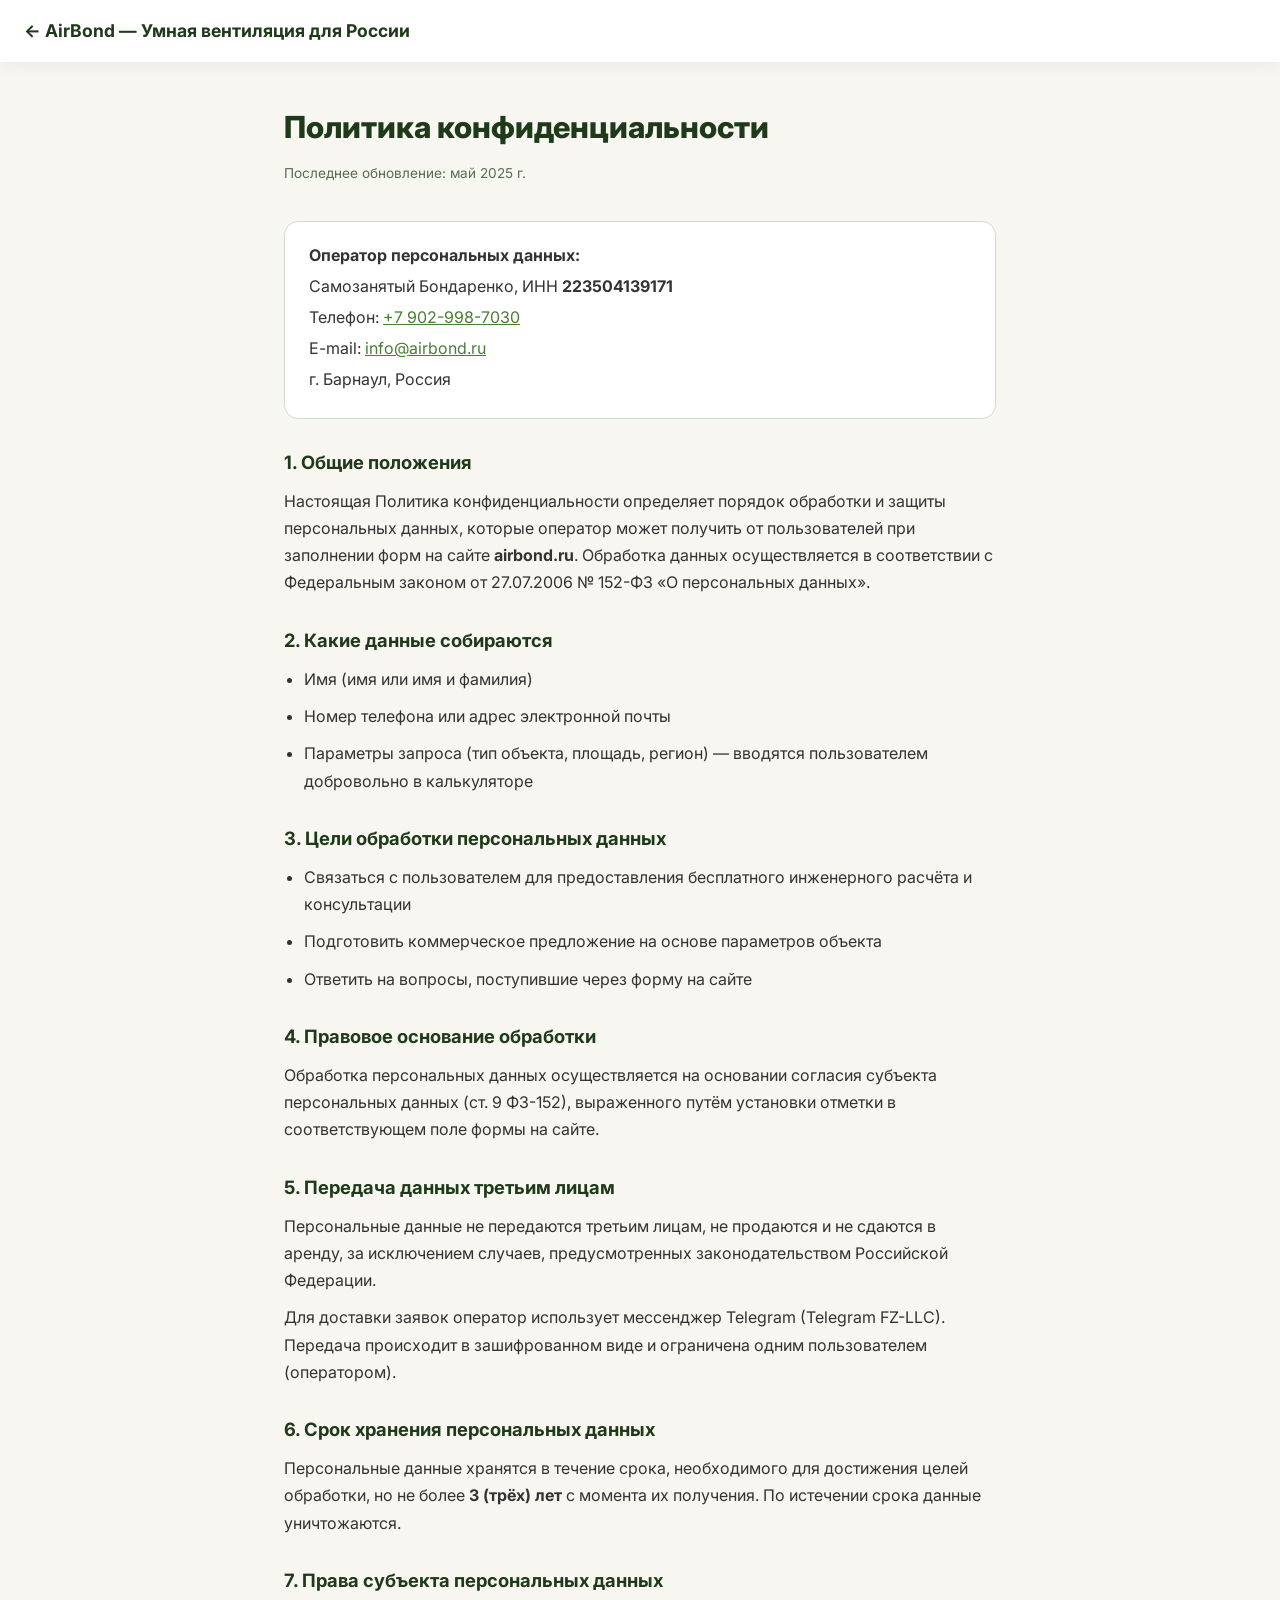
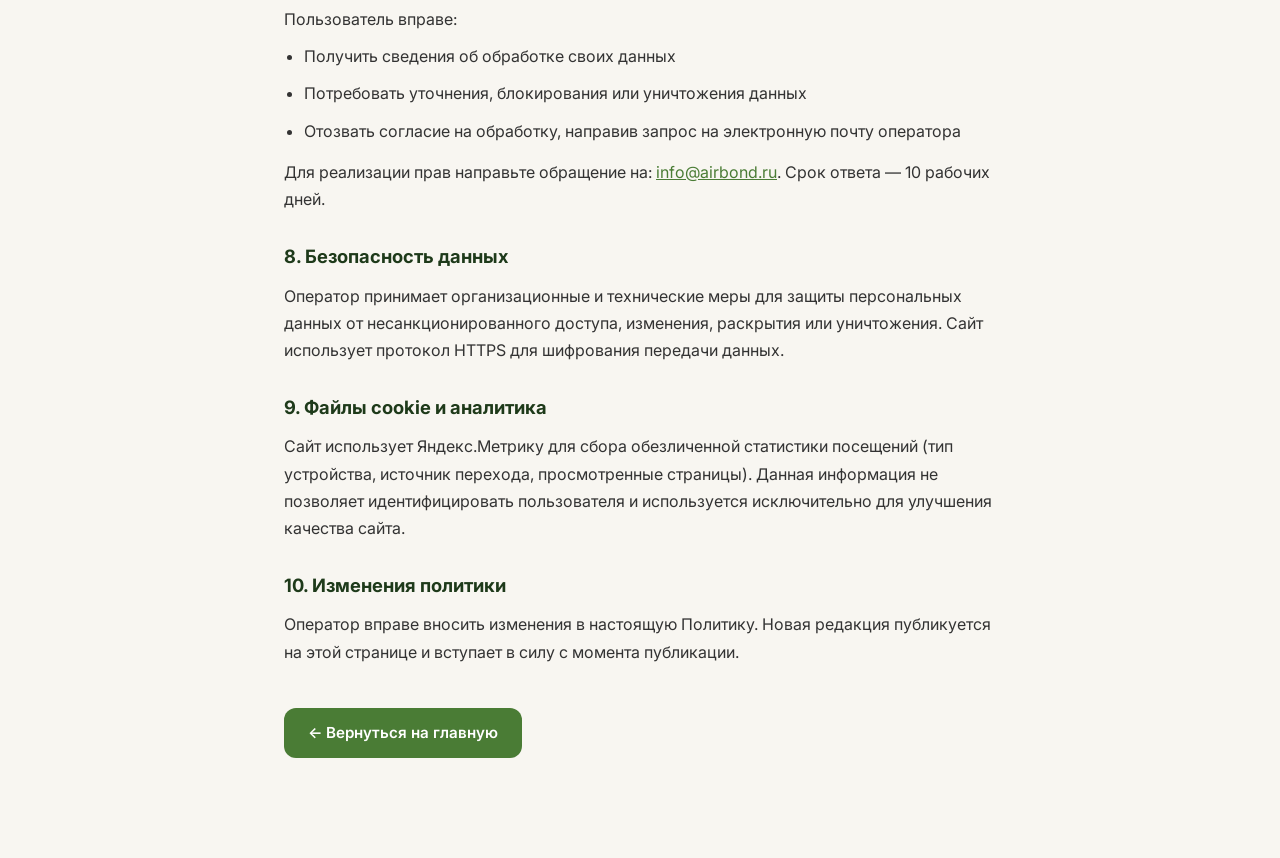
<file: AirBond/website-v2/privacy.html>
<!DOCTYPE html>
<html lang="ru">
<head>
  <meta charset="UTF-8">
  <meta name="viewport" content="width=device-width, initial-scale=1.0">
  <title>Политика конфиденциальности — AirBond</title>
  <link rel="preconnect" href="https://fonts.googleapis.com">
  <link href="https://fonts.googleapis.com/css2?family=Inter:wght@400;500;600&display=swap" rel="stylesheet">
  <style>
    :root { --forest: #1E3A1A; --sage: #4A7C35; --linen: #F8F6F1; --text: #1A2810; --text-muted: #5A6B52; }
    * { box-sizing: border-box; margin: 0; padding: 0; }
    body { font-family: 'Inter', Arial, sans-serif; background: var(--linen); color: var(--text); font-size: 16px; line-height: 1.7; }
    .header { background: #fff; box-shadow: 0 2px 16px rgba(30,58,26,.08); padding: 16px 24px; }
    .header a { color: var(--forest); font-weight: 700; text-decoration: none; font-size: 1.1rem; }
    .container { max-width: 760px; margin: 40px auto; padding: 0 24px 60px; }
    h1 { font-size: 1.9rem; font-weight: 800; color: var(--forest); margin-bottom: 8px; }
    .updated { color: var(--text-muted); font-size: .85rem; margin-bottom: 36px; }
    h2 { font-size: 1.15rem; font-weight: 700; color: var(--forest); margin: 28px 0 10px; }
    p, li { color: #333; margin-bottom: 10px; }
    ul { padding-left: 20px; margin-bottom: 14px; }
    .operator-box { background: #fff; border: 1.5px solid #d0dac8; border-radius: 14px; padding: 20px 24px; margin-bottom: 28px; }
    .operator-box p { margin-bottom: 4px; }
    a { color: var(--sage); }
    .back-btn { display: inline-block; margin-top: 32px; padding: 12px 24px; background: var(--sage); color: #fff; border-radius: 12px; text-decoration: none; font-weight: 600; font-size: .95rem; }
    .back-btn:hover { background: var(--forest); }
  </style>
</head>
<body>

<header class="header">
  <a href="index.html">← AirBond — Умная вентиляция для России</a>
</header>

<div class="container">
  <h1>Политика конфиденциальности</h1>
  <p class="updated">Последнее обновление: май 2025&nbsp;г.</p>

  <div class="operator-box">
    <p><strong>Оператор персональных данных:</strong></p>
    <p>Самозанятый Бондаренко, ИНН <strong>223504139171</strong></p>
    <p>Телефон: <a href="tel:+79029987030">+7 902-998-7030</a></p>
    <p>E-mail: <a href="mailto:info@airbond.ru">info@airbond.ru</a></p>
    <p>г.&nbsp;Барнаул, Россия</p>
  </div>

  <h2>1. Общие положения</h2>
  <p>Настоящая Политика конфиденциальности определяет порядок обработки и защиты персональных данных, которые оператор может получить от пользователей при заполнении форм на сайте <strong>airbond.ru</strong>. Обработка данных осуществляется в соответствии с Федеральным законом от 27.07.2006 № 152-ФЗ «О персональных данных».</p>

  <h2>2. Какие данные собираются</h2>
  <ul>
    <li>Имя (имя или имя и фамилия)</li>
    <li>Номер телефона или адрес электронной почты</li>
    <li>Параметры запроса (тип объекта, площадь, регион) — вводятся пользователем добровольно в калькуляторе</li>
  </ul>

  <h2>3. Цели обработки персональных данных</h2>
  <ul>
    <li>Связаться с пользователем для предоставления бесплатного инженерного расчёта и консультации</li>
    <li>Подготовить коммерческое предложение на основе параметров объекта</li>
    <li>Ответить на вопросы, поступившие через форму на сайте</li>
  </ul>

  <h2>4. Правовое основание обработки</h2>
  <p>Обработка персональных данных осуществляется на основании согласия субъекта персональных данных (ст. 9 ФЗ-152), выраженного путём установки отметки в соответствующем поле формы на сайте.</p>

  <h2>5. Передача данных третьим лицам</h2>
  <p>Персональные данные не передаются третьим лицам, не продаются и не сдаются в аренду, за исключением случаев, предусмотренных законодательством Российской Федерации.</p>
  <p>Для доставки заявок оператор использует мессенджер Telegram (Telegram FZ-LLC). Передача происходит в зашифрованном виде и ограничена одним пользователем (оператором).</p>

  <h2>6. Срок хранения персональных данных</h2>
  <p>Персональные данные хранятся в течение срока, необходимого для достижения целей обработки, но не более <strong>3 (трёх) лет</strong> с момента их получения. По истечении срока данные уничтожаются.</p>

  <h2>7. Права субъекта персональных данных</h2>
  <p>Пользователь вправе:</p>
  <ul>
    <li>Получить сведения об обработке своих данных</li>
    <li>Потребовать уточнения, блокирования или уничтожения данных</li>
    <li>Отозвать согласие на обработку, направив запрос на электронную почту оператора</li>
  </ul>
  <p>Для реализации прав направьте обращение на: <a href="mailto:info@airbond.ru">info@airbond.ru</a>. Срок ответа — 10 рабочих дней.</p>

  <h2>8. Безопасность данных</h2>
  <p>Оператор принимает организационные и технические меры для защиты персональных данных от несанкционированного доступа, изменения, раскрытия или уничтожения. Сайт использует протокол HTTPS для шифрования передачи данных.</p>

  <h2>9. Файлы cookie и аналитика</h2>
  <p>Сайт использует Яндекс.Метрику для сбора обезличенной статистики посещений (тип устройства, источник перехода, просмотренные страницы). Данная информация не позволяет идентифицировать пользователя и используется исключительно для улучшения качества сайта.</p>

  <h2>10. Изменения политики</h2>
  <p>Оператор вправе вносить изменения в настоящую Политику. Новая редакция публикуется на этой странице и вступает в силу с момента публикации.</p>

  <a class="back-btn" href="index.html">← Вернуться на главную</a>
</div>

</body>
</html>
</file>
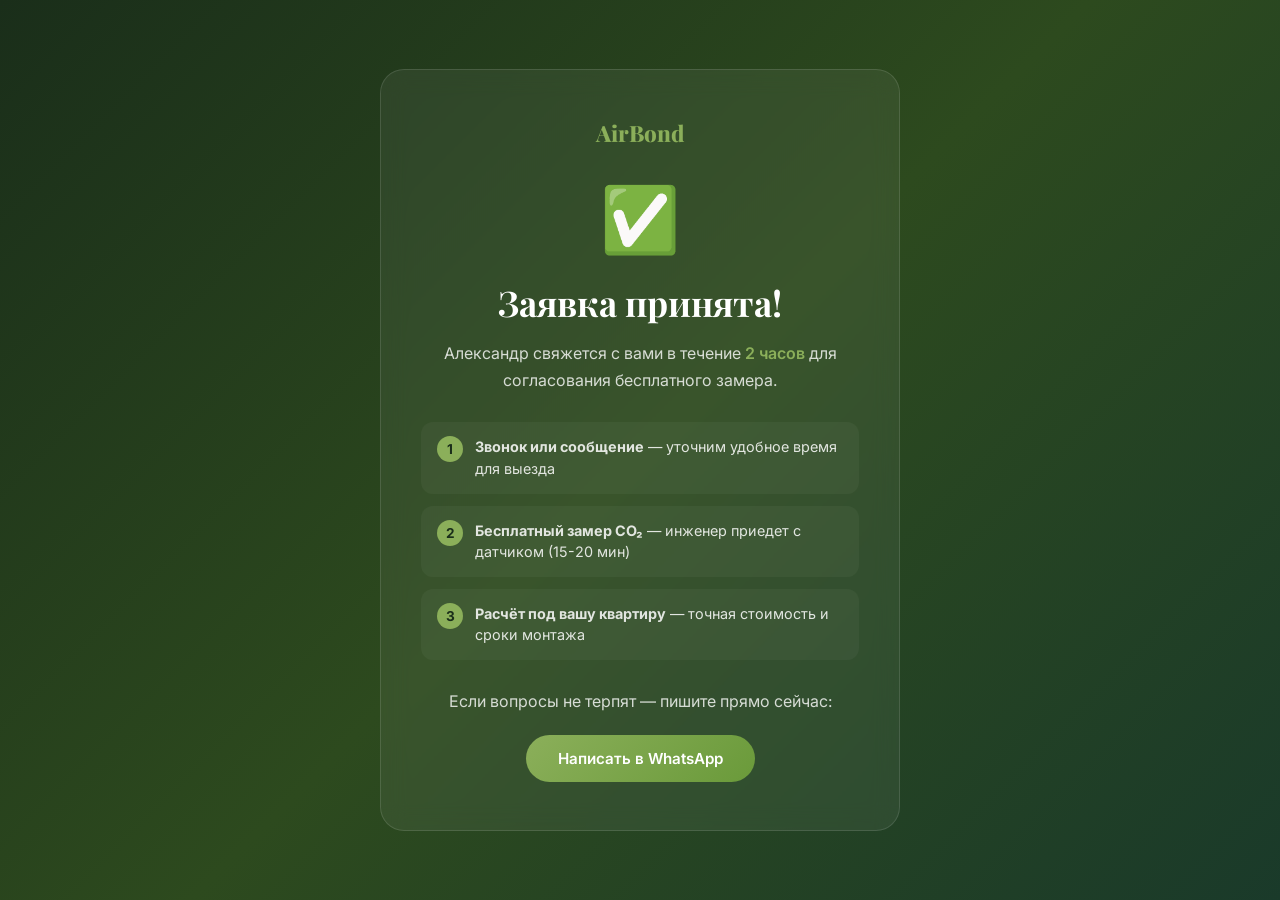
<file: AirBond/website-v2/spasibo.html>
<!DOCTYPE html>
<html lang="ru">
<head>
  <meta charset="UTF-8">
  <meta name="viewport" content="width=device-width, initial-scale=1.0">
  <title>Заявка принята — AirBond</title>
  <meta name="robots" content="noindex, nofollow">
  <link rel="canonical" href="https://airbond.ru/spasibo.html">
  <link rel="preconnect" href="https://fonts.googleapis.com">
  <link rel="preconnect" href="https://fonts.gstatic.com" crossorigin>
  <link href="https://fonts.googleapis.com/css2?family=Playfair+Display:wght@700;800&family=Inter:wght@400;500;600&display=swap" rel="stylesheet">
  <!-- Яндекс.Метрика — цель lead_url срабатывает по URL этой страницы -->
  <script>
    window.YM_ID = 109337901;
    (function(m,e,t,r,i,k,a){m[i]=m[i]||function(){(m[i].a=m[i].a||[]).push(arguments)};
    m[i].l=1*new Date();
    for(var j=0;j<document.scripts.length;j++){if(document.scripts[j].src===r){return;}}
    k=e.createElement(t),a=e.getElementsByTagName(t)[0],k.async=1,k.src=r,a.parentNode.insertBefore(k,a)})
    (window,document,"script","https://mc.yandex.ru/metrika/tag.js?id=109337901","ym");
    ym(109337901,"init",{clickmap:true,trackLinks:true,accurateTrackBounce:true});
    ym(109337901,"reachGoal","lead_submit");
  </script>
  <noscript><div><img src="https://mc.yandex.ru/watch/109337901" style="position:absolute;left:-9999px;" alt=""></div></noscript>
  <style>
    *, *::before, *::after { box-sizing: border-box; margin: 0; padding: 0; }
    body {
      font-family: 'Inter', sans-serif;
      background: linear-gradient(135deg, #1a2e1a 0%, #2d4a1e 50%, #1a3a2a 100%);
      min-height: 100vh;
      display: flex;
      flex-direction: column;
      align-items: center;
      justify-content: center;
      color: #fff;
      padding: 24px;
      text-align: center;
    }
    .card {
      background: rgba(255,255,255,0.06);
      border: 1px solid rgba(255,255,255,0.12);
      border-radius: 24px;
      padding: 48px 40px;
      max-width: 520px;
      width: 100%;
      backdrop-filter: blur(12px);
    }
    .icon {
      font-size: 64px;
      margin-bottom: 24px;
      display: block;
    }
    h1 {
      font-family: 'Playfair Display', serif;
      font-size: clamp(1.6rem, 4vw, 2.2rem);
      font-weight: 700;
      margin-bottom: 16px;
      line-height: 1.2;
    }
    p {
      font-size: 1rem;
      line-height: 1.7;
      color: rgba(255,255,255,0.8);
      margin-bottom: 12px;
    }
    .highlight {
      color: #8BAF5A;
      font-weight: 600;
    }
    .steps {
      margin: 28px 0;
      text-align: left;
      display: flex;
      flex-direction: column;
      gap: 12px;
    }
    .step {
      display: flex;
      align-items: flex-start;
      gap: 12px;
      background: rgba(255,255,255,0.04);
      border-radius: 12px;
      padding: 14px 16px;
    }
    .step__num {
      background: #8BAF5A;
      color: #1a2e1a;
      font-weight: 700;
      font-size: 0.85rem;
      border-radius: 50%;
      width: 26px;
      height: 26px;
      display: flex;
      align-items: center;
      justify-content: center;
      flex-shrink: 0;
    }
    .step__text {
      font-size: 0.9rem;
      color: rgba(255,255,255,0.85);
      line-height: 1.5;
    }
    .back-link {
      display: inline-block;
      margin-top: 8px;
      padding: 14px 32px;
      background: linear-gradient(135deg, #8BAF5A, #6a9a3a);
      color: #fff;
      text-decoration: none;
      border-radius: 50px;
      font-weight: 600;
      font-size: 0.95rem;
      transition: transform .2s, box-shadow .2s;
    }
    .back-link:hover {
      transform: translateY(-2px);
      box-shadow: 0 8px 24px rgba(139,175,90,.4);
    }
    .logo {
      font-family: 'Playfair Display', serif;
      font-size: 1.4rem;
      font-weight: 800;
      color: #8BAF5A;
      text-decoration: none;
      margin-bottom: 32px;
      display: inline-block;
    }
  </style>
</head>
<body>
  <div class="card">
    <a href="/" class="logo">AirBond</a>
    <span class="icon">✅</span>
    <h1>Заявка принята!</h1>
    <p>Александр свяжется с вами в течение <span class="highlight">2 часов</span> для согласования бесплатного замера.</p>

    <div class="steps">
      <div class="step">
        <div class="step__num">1</div>
        <div class="step__text"><strong>Звонок или сообщение</strong> — уточним удобное время для выезда</div>
      </div>
      <div class="step">
        <div class="step__num">2</div>
        <div class="step__text"><strong>Бесплатный замер CO₂</strong> — инженер приедет с датчиком (15-20 мин)</div>
      </div>
      <div class="step">
        <div class="step__num">3</div>
        <div class="step__text"><strong>Расчёт под вашу квартиру</strong> — точная стоимость и сроки монтажа</div>
      </div>
    </div>

    <p>Если вопросы не терпят — пишите прямо сейчас:</p>
    <a href="https://wa.me/79029987030" class="back-link">Написать в WhatsApp</a>
  </div>
</body>
</html>
</file>
<file: css/style.css>
/* bondarenkoventel v2 — расширенная версия */
:root {
  --blue:      #003060;
  --blue-mid:  #004080;
  --green:     #3D8B37;
  --green-lt:  #4CAF50;
  --white:     #ffffff;
  --gray-lt:   #f5f7fa;
  --gray:      #666666;
  --gray-md:   #999999;
  --red:       #c0392b;
  --orange:    #e67e22;
  --yellow:    #f0a500;
  --accent:    #FF6B35;
  --radius:    8px;
  --shadow:    0 4px 24px rgba(0,48,96,.12);
  --transition: .35s cubic-bezier(.4,0,.2,1);
}
*, *::before, *::after { box-sizing: border-box; margin: 0; padding: 0; }
html { scroll-behavior: smooth; font-size: 16px; }
body { font-family: 'Segoe UI', Arial, sans-serif; color: #222; background: var(--white); overflow-x: hidden; }
img { max-width: 100%; display: block; }
a   { color: inherit; text-decoration: none; }
.container { max-width: 1140px; margin: 0 auto; padding: 0 20px; }

/* ── Utility ── */
.btn { display: inline-block; padding: 14px 28px; border-radius: var(--radius); font-size: 1rem; font-weight: 600; cursor: pointer; border: none; transition: var(--transition); }
.btn-primary { background: var(--green); color: var(--white); }
.btn-primary:hover { background: #2e6e2a; transform: translateY(-2px); }
.btn-outline { background: transparent; border: 2px solid rgba(255,255,255,.7); color: var(--white); }
.btn-outline:hover { background: rgba(255,255,255,.1); }
.section-tag { font-size: .8rem; font-weight: 700; letter-spacing: .12em; text-transform: uppercase; color: var(--green); margin-bottom: 10px; }
.fade-in { opacity: 0; transform: translateY(30px); transition: opacity .6s ease, transform .6s ease; }
.fade-in.visible { opacity: 1; transform: none; }

/* ════ HEADER ════ */
.header { position: fixed; top: 0; left: 0; right: 0; z-index: 1000; background: var(--blue); box-shadow: 0 2px 16px rgba(0,0,0,.25); height: 64px; display: flex; align-items: center; }
.header__inner { display: flex; align-items: center; justify-content: space-between; width: 100%; max-width: 1140px; margin: 0 auto; padding: 0 20px; }
.logo { display: flex; align-items: center; gap: 10px; color: var(--white); }
.logo__icon { width: 36px; height: 36px; flex-shrink: 0; }
.logo__text { font-size: 1.1rem; font-weight: 700; line-height: 1.2; }
.logo__sub { font-size: .65rem; font-weight: 400; opacity: .7; letter-spacing: .06em; text-transform: uppercase; }
.burger { width: 36px; height: 36px; background: none; border: none; cursor: pointer; display: flex; flex-direction: column; justify-content: center; gap: 5px; padding: 4px; }
.burger span { display: block; height: 2px; background: var(--white); border-radius: 2px; transition: var(--transition); }
.burger.open span:nth-child(1) { transform: translateY(7px) rotate(45deg); }
.burger.open span:nth-child(2) { opacity: 0; }
.burger.open span:nth-child(3) { transform: translateY(-7px) rotate(-45deg); }
.nav-overlay { position: fixed; inset: 0; background: rgba(0,0,0,.5); z-index: 999; opacity: 0; pointer-events: none; transition: opacity .3s; }
.nav-overlay.open { opacity: 1; pointer-events: all; }
.side-nav { position: fixed; top: 0; right: 0; width: 280px; height: 100%; background: var(--blue); z-index: 1001; padding: 80px 30px 30px; transform: translateX(100%); transition: transform .35s cubic-bezier(.4,0,.2,1); }
.side-nav.open { transform: translateX(0); }
.side-nav a { display: block; color: var(--white); font-size: 1.1rem; padding: 12px 0; border-bottom: 1px solid rgba(255,255,255,.12); transition: color .2s; }
.side-nav a:hover { color: var(--green-lt); }

/* Floating buttons */
.float-btns { position: fixed; right: 0; top: 50%; transform: translateY(-50%); z-index: 900; display: flex; flex-direction: column; gap: 2px; }
.float-btn { width: 48px; height: 48px; display: flex; align-items: center; justify-content: center; color: var(--white); font-size: 1.3rem; cursor: pointer; transition: width .2s; }
.float-btn:nth-child(1) { background: var(--green); }
.float-btn:nth-child(2) { background: var(--blue-mid); }
.float-btn:nth-child(3) { background: #8B2FC9; }
.float-btn:hover { width: 56px; }

/* ════ HERO ════ */
.hero { min-height: 100vh; background: linear-gradient(135deg, var(--blue) 0%, #005090 55%, var(--green) 100%); display: flex; flex-direction: column; justify-content: center; padding-top: 64px; position: relative; overflow: hidden; }
.hero__waves { position: absolute; inset: 0; pointer-events: none; opacity: .08; }
.hero__content { position: relative; z-index: 2; padding: 60px 20px 40px; max-width: 700px; margin: 0 auto; }
.hero__tag { display: inline-block; background: rgba(255,255,255,.15); color: var(--white); font-size: .75rem; font-weight: 700; letter-spacing: .1em; text-transform: uppercase; padding: 6px 14px; border-radius: 20px; margin-bottom: 24px; }
.hero h1 { font-size: clamp(2rem,5vw,3.4rem); font-weight: 800; color: var(--white); line-height: 1.15; margin-bottom: 20px; }
.hero h1 span { color: #7DEBB0; }
.hero__sub { font-size: clamp(1rem,2vw,1.15rem); color: rgba(255,255,255,.85); line-height: 1.7; margin-bottom: 36px; }
.hero__btns { display: flex; gap: 14px; flex-wrap: wrap; }

/* Trust bar */
.trust-bar { background: rgba(0,0,0,.25); backdrop-filter: blur(10px); position: relative; z-index: 2; }
.trust-bar__inner { display: flex; flex-wrap: wrap; justify-content: center; }
.trust-item { display: flex; align-items: center; gap: 10px; padding: 18px 28px; color: var(--white); border-right: 1px solid rgba(255,255,255,.1); }
.trust-item:last-child { border-right: none; }
.trust-item__icon { font-size: 1.6rem; }
.trust-item__label { font-size: .78rem; font-weight: 600; line-height: 1.4; white-space: nowrap; }

/* ════ STATS ════ */
.stats { background: var(--green); }
.stats__inner { display: grid; grid-template-columns: repeat(3,1fr); }
.stat-block { padding: 40px 30px; border-right: 1px solid rgba(255,255,255,.2); color: var(--white); }
.stat-block:last-child { border-right: none; }
.stat-block__num { font-size: clamp(3rem,6vw,5rem); font-weight: 900; color: rgba(255,255,255,.25); line-height: 1; }
.stat-block__text { font-size: clamp(.9rem,1.5vw,1.1rem); font-weight: 700; margin-top: 4px; }

/* ════ CO2 MONITOR (NEW) ════ */
.co2-section {
  padding: 80px 0;
  background: #0a1628;
  color: var(--white);
  position: relative;
  overflow: hidden;
}
.co2-section::before {
  content: '';
  position: absolute;
  inset: 0;
  background: radial-gradient(ellipse at 30% 50%, rgba(61,139,55,.15) 0%, transparent 60%),
              radial-gradient(ellipse at 70% 50%, rgba(192,57,43,.1) 0%, transparent 60%);
}
.co2-inner {
  position: relative;
  display: grid;
  grid-template-columns: 1fr 1fr;
  gap: 60px;
  align-items: center;
}
.co2-text h2 { font-size: clamp(1.5rem,3vw,2.2rem); font-weight: 800; line-height: 1.3; margin-bottom: 16px; }
.co2-text h2 span { color: #7DEBB0; }
.co2-text p { font-size: 1rem; color: rgba(255,255,255,.75); line-height: 1.7; }

/* CO2 Gauge widget */
.co2-gauge {
  display: flex;
  flex-direction: column;
  align-items: center;
  gap: 24px;
}
.co2-monitor {
  width: 240px; height: 240px;
  border-radius: 50%;
  background: #111c2e;
  border: 4px solid #1e3a5f;
  display: flex;
  flex-direction: column;
  align-items: center;
  justify-content: center;
  position: relative;
  box-shadow: 0 0 40px rgba(192,57,43,.3);
  transition: box-shadow .5s;
}
.co2-monitor.good { box-shadow: 0 0 40px rgba(61,139,55,.4); }

.co2-ring {
  position: absolute;
  inset: -12px;
  border-radius: 50%;
  border: 8px solid transparent;
  border-top-color: var(--red);
  border-right-color: var(--orange);
  transition: border-color .8s;
}
.co2-monitor.good .co2-ring { border-top-color: var(--green); border-right-color: var(--green-lt); }

.co2-value {
  font-size: 3rem;
  font-weight: 900;
  color: var(--white);
  line-height: 1;
  transition: color .5s;
}
.co2-value.danger { color: #ff6b6b; }
.co2-value.good   { color: #7DEBB0; }

.co2-unit { font-size: .85rem; color: rgba(255,255,255,.5); }
.co2-status { font-size: .9rem; font-weight: 700; letter-spacing: .05em; }
.co2-status.danger { color: #ff6b6b; }
.co2-status.good   { color: #7DEBB0; }

.co2-toggle {
  display: flex;
  align-items: center;
  gap: 12px;
  background: rgba(255,255,255,.08);
  border-radius: 30px;
  padding: 6px 6px 6px 16px;
}
.co2-toggle span { font-size: .9rem; }
.toggle-btn {
  width: 52px; height: 28px;
  background: var(--red);
  border-radius: 14px;
  border: none;
  cursor: pointer;
  position: relative;
  transition: background .4s;
}
.toggle-btn::after {
  content: '';
  position: absolute;
  top: 4px; left: 4px;
  width: 20px; height: 20px;
  background: var(--white);
  border-radius: 50%;
  transition: left .3s;
}
.toggle-btn.on { background: var(--green); }
.toggle-btn.on::after { left: 28px; }

.co2-compare {
  display: flex;
  gap: 12px;
  flex-wrap: wrap;
  justify-content: center;
}
.co2-level {
  background: rgba(255,255,255,.07);
  border-radius: 8px;
  padding: 10px 14px;
  text-align: center;
  font-size: .78rem;
}
.co2-level__val { font-size: 1.1rem; font-weight: 900; display: block; margin-bottom: 2px; }
.co2-level--bad  .co2-level__val { color: #ff6b6b; }
.co2-level--ok   .co2-level__val { color: var(--yellow); }
.co2-level--good .co2-level__val { color: #7DEBB0; }

/* ════ NOISE dB SCALE (NEW) ════ */
.noise-section {
  padding: 80px 0;
  background: var(--gray-lt);
}
.noise-scale {
  max-width: 800px;
  margin: 48px auto 0;
}
.noise-item {
  display: flex;
  align-items: center;
  gap: 16px;
  margin-bottom: 20px;
  padding: 16px 20px;
  background: var(--white);
  border-radius: var(--radius);
  box-shadow: 0 2px 10px rgba(0,0,0,.05);
  transition: transform .2s;
}
.noise-item:hover { transform: translateX(6px); }
.noise-item.highlight {
  border-left: 4px solid var(--green);
  background: linear-gradient(90deg, rgba(61,139,55,.05), var(--white));
}
.noise-item__icon { font-size: 1.8rem; width: 44px; text-align: center; flex-shrink: 0; }
.noise-item__info { flex: 1; }
.noise-item__name { font-size: .95rem; font-weight: 600; color: var(--blue); }
.noise-item__desc { font-size: .8rem; color: var(--gray); margin-top: 2px; }
.noise-item__db { font-size: 1.4rem; font-weight: 900; color: var(--blue); white-space: nowrap; }
.noise-bar-wrap { flex: 1; }
.noise-bar {
  height: 10px;
  background: #eee;
  border-radius: 5px;
  overflow: hidden;
  margin-top: 6px;
}
.noise-bar__fill {
  height: 100%;
  border-radius: 5px;
  width: 0;
  transition: width 1.2s ease;
}

/* ════ VIRTUAL HOME ════ */
.virtual-home { padding: 80px 0; background: var(--gray-lt); }
.section-head { text-align: center; margin-bottom: 48px; }
.section-head h2 { font-size: clamp(1.6rem,3.5vw,2.4rem); font-weight: 800; color: var(--blue); line-height: 1.25; }
.section-head p { margin-top: 12px; font-size: 1.05rem; color: var(--gray); max-width: 560px; margin-left: auto; margin-right: auto; }
.vh__controls { display: flex; justify-content: center; gap: 12px; margin-bottom: 36px; flex-wrap: wrap; }
.vh-btn { padding: 10px 22px; border-radius: 24px; border: 2px solid var(--blue); background: var(--white); color: var(--blue); font-size: .9rem; font-weight: 600; cursor: pointer; transition: var(--transition); }
.vh-btn.active, .vh-btn:hover { background: var(--blue); color: var(--white); }
.vh__scene { position: relative; max-width: 660px; margin: 0 auto; }
.iso-apartment { width: 100%; aspect-ratio: 4/3; position: relative; background: #e8eef6; border-radius: 16px; overflow: hidden; box-shadow: var(--shadow); }
.iso-apartment svg { width: 100%; height: 100%; }
.air-arrow { opacity: 0; transition: opacity .5s; }
.air-arrow.visible { opacity: 1; }
.vh__popup { position: absolute; bottom: 20px; left: 20px; right: 20px; background: var(--white); border-radius: var(--radius); padding: 18px 20px; box-shadow: var(--shadow); border-left: 4px solid var(--green); opacity: 0; transform: translateY(10px); pointer-events: none; transition: var(--transition); z-index: 10; }
.vh__popup.show { opacity: 1; transform: none; pointer-events: all; }
.vh__popup h4 { font-size: 1rem; font-weight: 700; color: var(--blue); margin-bottom: 6px; }
.vh__popup p { font-size: .88rem; color: var(--gray); line-height: 1.5; }

/* ════ THREAT ════ */
.threat { padding: 80px 0; background: var(--white); }
.threat__grid { display: grid; grid-template-columns: 1fr 1fr; gap: 60px; align-items: center; }
.threat__text h2 { font-size: clamp(1.5rem,3vw,2.2rem); font-weight: 800; color: var(--blue); line-height: 1.3; margin-bottom: 16px; }
.threat__text p { font-size: 1rem; color: var(--gray); line-height: 1.7; }
.particle-cards { display: flex; flex-direction: column; gap: 20px; }
.particle-card { background: var(--gray-lt); border-radius: var(--radius); padding: 20px; border-left: 5px solid transparent; }
.particle-card--pm10 { border-color: #f0a500; }
.particle-card--pm25 { border-color: #e05000; }
.particle-card--pm1  { border-color: #aa0000; }
.particle-card__top { display: flex; align-items: center; justify-content: space-between; margin-bottom: 10px; }
.particle-card__size { font-size: 1.3rem; font-weight: 900; color: var(--blue); }
.particle-card__danger { font-size: .75rem; font-weight: 700; padding: 3px 10px; border-radius: 12px; color: var(--white); }
.pm10-danger { background: #f0a500; }
.pm25-danger { background: #e05000; }
.pm1-danger  { background: #aa0000; }
.particle-card__name { font-size: .85rem; font-weight: 600; color: #444; margin-bottom: 4px; }
.particle-card__desc { font-size: .8rem; color: var(--gray); margin-bottom: 10px; }
.progress-bar { height: 6px; background: #ddd; border-radius: 3px; overflow: hidden; }
.progress-bar__fill { height: 100%; border-radius: 3px; width: 0; transition: width 1s ease; }
.pm10-fill { background: #f0a500; }
.pm25-fill { background: #e05000; }
.pm1-fill  { background: #aa0000; }

/* ════ UV-C (NEW) ════ */
.uvc-section {
  padding: 60px 0;
  background: linear-gradient(135deg, #0f0c29, #1a1a2e, #003060);
  color: var(--white);
}
.uvc-inner {
  display: grid;
  grid-template-columns: 1fr 1fr;
  gap: 60px;
  align-items: center;
}
.uvc-visual {
  display: flex;
  justify-content: center;
  position: relative;
}
.uvc-lamp {
  width: 180px; height: 180px;
  border-radius: 50%;
  background: radial-gradient(circle, #c8a8ff 0%, #7b2ff7 40%, #1a0a2e 80%);
  display: flex;
  align-items: center;
  justify-content: center;
  font-size: 4rem;
  box-shadow: 0 0 60px rgba(123,47,247,.6), 0 0 120px rgba(123,47,247,.3);
  animation: uvPulse 2s ease-in-out infinite;
}
@keyframes uvPulse {
  0%,100% { box-shadow: 0 0 60px rgba(123,47,247,.6), 0 0 120px rgba(123,47,247,.3); }
  50%      { box-shadow: 0 0 80px rgba(123,47,247,.9), 0 0 160px rgba(123,47,247,.5); }
}
.uvc-rays {
  position: absolute;
  inset: -20px;
  border-radius: 50%;
  border: 2px dashed rgba(123,47,247,.3);
  animation: spin 8s linear infinite;
}
@keyframes spin { to { transform: rotate(360deg); } }

.uvc-text h2 { font-size: clamp(1.4rem,2.5vw,2rem); font-weight: 800; margin-bottom: 16px; }
.uvc-text h2 span { color: #c8a8ff; }
.uvc-text p { font-size: .95rem; color: rgba(255,255,255,.75); line-height: 1.7; margin-bottom: 20px; }
.uvc-stats { display: flex; gap: 20px; flex-wrap: wrap; margin-bottom: 20px; }
.uvc-stat { background: rgba(255,255,255,.08); border-radius: var(--radius); padding: 16px; text-align: center; flex: 1; min-width: 100px; }
.uvc-stat__val { font-size: 1.6rem; font-weight: 900; color: #c8a8ff; display: block; }
.uvc-stat__label { font-size: .75rem; color: rgba(255,255,255,.6); }

/* ════ ISO FILTERS TABLE (NEW) ════ */
.filters-section { padding: 80px 0; background: var(--gray-lt); }
.filter-table { max-width: 860px; margin: 48px auto 0; border-radius: 12px; overflow: hidden; box-shadow: var(--shadow); }
.filter-row {
  display: grid;
  grid-template-columns: 130px 1fr 1fr 80px;
  gap: 0;
  border-bottom: 1px solid rgba(0,0,0,.06);
  transition: background .2s;
}
.filter-row.header-row {
  background: var(--blue);
  color: var(--white);
  font-weight: 700;
  font-size: .85rem;
}
.filter-row:not(.header-row) { background: var(--white); }
.filter-row:not(.header-row):hover { background: #f0f6ff; }
.filter-row.best-row { background: linear-gradient(90deg, rgba(61,139,55,.08), var(--white)); border-left: 4px solid var(--green); }
.filter-cell { padding: 16px 18px; font-size: .9rem; display: flex; align-items: center; }
.filter-cell:first-child { font-weight: 700; }
.filter-badge {
  display: inline-block;
  padding: 3px 10px;
  border-radius: 12px;
  font-size: .75rem;
  font-weight: 700;
  color: var(--white);
}
.badge-basic  { background: var(--gray-md); }
.badge-good   { background: var(--yellow); }
.badge-great  { background: var(--orange); }
.badge-hepa   { background: var(--green); }

/* ════ TESTIMONIALS (NEW) ════ */
.testimonials { padding: 80px 0; background: var(--white); }
.testimonials-grid {
  display: grid;
  grid-template-columns: repeat(3, 1fr);
  gap: 28px;
  margin-top: 48px;
}
.testimonial-card {
  background: var(--gray-lt);
  border-radius: 16px;
  padding: 28px;
  position: relative;
  transition: transform .3s, box-shadow .3s;
}
.testimonial-card:hover { transform: translateY(-6px); box-shadow: var(--shadow); }
.testimonial-card::before {
  content: '"';
  position: absolute;
  top: 16px; left: 24px;
  font-size: 5rem;
  color: var(--green);
  opacity: .15;
  font-family: Georgia, serif;
  line-height: 1;
}
.testimonial-stars { color: #f0a500; font-size: 1rem; margin-bottom: 12px; }
.testimonial-text { font-size: .95rem; color: #444; line-height: 1.7; margin-bottom: 20px; font-style: italic; }
.testimonial-before-after {
  display: flex;
  gap: 10px;
  margin-bottom: 20px;
}
.before-after-chip {
  flex: 1;
  background: var(--white);
  border-radius: 8px;
  padding: 10px;
  text-align: center;
  font-size: .75rem;
}
.before-after-chip__label { color: var(--gray-md); margin-bottom: 2px; }
.before-after-chip__val { font-weight: 700; font-size: .9rem; }
.before-after-chip.before .before-after-chip__val { color: var(--red); }
.before-after-chip.after  .before-after-chip__val { color: var(--green); }
.testimonial-author { display: flex; align-items: center; gap: 12px; }
.author-avatar {
  width: 44px; height: 44px;
  border-radius: 50%;
  display: flex;
  align-items: center;
  justify-content: center;
  font-size: 1.3rem;
  flex-shrink: 0;
}
.author-name { font-size: .9rem; font-weight: 700; color: var(--blue); }
.author-city { font-size: .78rem; color: var(--gray); }

/* ════ FROST RESISTANCE - RU MAP (NEW) ════ */
.frost-section {
  padding: 80px 0;
  background: linear-gradient(135deg, #001830, #003060);
  color: var(--white);
}
.frost-inner {
  display: grid;
  grid-template-columns: 1fr 1fr;
  gap: 60px;
  align-items: center;
}
.frost-text h2 { font-size: clamp(1.5rem,3vw,2.2rem); font-weight: 800; margin-bottom: 16px; line-height: 1.3; }
.frost-text h2 span { color: #7DEBB0; }
.frost-text p { font-size: .95rem; color: rgba(255,255,255,.75); line-height: 1.7; margin-bottom: 24px; }

.frost-zones { display: flex; flex-direction: column; gap: 14px; }
.frost-zone {
  display: flex;
  align-items: center;
  gap: 14px;
  background: rgba(255,255,255,.07);
  border-radius: var(--radius);
  padding: 14px 18px;
  border-left: 4px solid transparent;
}
.frost-zone--green  { border-color: var(--green); }
.frost-zone--yellow { border-color: var(--yellow); }
.frost-zone--orange { border-color: var(--orange); }
.frost-zone--red    { border-color: var(--red); }
.frost-zone__temp { font-size: 1.2rem; font-weight: 900; min-width: 70px; }
.frost-zone--green  .frost-zone__temp { color: var(--green-lt); }
.frost-zone--yellow .frost-zone__temp { color: var(--yellow); }
.frost-zone--orange .frost-zone__temp { color: var(--orange); }
.frost-zone--red    .frost-zone__temp { color: #ff6b6b; }
.frost-zone__info strong { display: block; font-size: .9rem; margin-bottom: 2px; }
.frost-zone__info span { font-size: .78rem; color: rgba(255,255,255,.6); }

/* Russia map SVG */
.russia-map-wrap { display: flex; justify-content: center; }
.russia-map-wrap svg { max-width: 100%; filter: drop-shadow(0 4px 20px rgba(0,0,0,.4)); }

/* ════ COMPETITOR TABLE (NEW) ════ */
.compare-section { padding: 80px 0; background: var(--gray-lt); }
.compare-table { max-width: 960px; margin: 48px auto 0; border-radius: 12px; overflow: hidden; box-shadow: var(--shadow); }
.compare-row {
  display: grid;
  grid-template-columns: 160px repeat(4, 1fr);
  border-bottom: 1px solid rgba(0,0,0,.06);
}
.compare-row.header-row { background: var(--blue); color: var(--white); }
.compare-row:not(.header-row) { background: var(--white); }
.compare-row:not(.header-row):hover { background: #f8faff; }
.compare-row.ours { background: linear-gradient(90deg, rgba(61,139,55,.08), var(--white)) !important; }
.compare-cell {
  padding: 16px 14px;
  font-size: .88rem;
  display: flex;
  align-items: center;
  justify-content: center;
  text-align: center;
}
.compare-cell:first-child { justify-content: flex-start; font-weight: 700; }
.compare-row.header-row .compare-cell { font-weight: 700; font-size: .82rem; }
.check-yes { color: var(--green); font-size: 1.2rem; font-weight: 900; }
.check-no  { color: var(--red); font-size: 1.2rem; }
.check-part { color: var(--yellow); font-size: 1rem; }
.brand-badge { display: inline-block; padding: 4px 12px; border-radius: 20px; font-size: .8rem; font-weight: 700; color: var(--white); background: var(--blue); }
.brand-badge.ours-badge { background: var(--green); }

/* ════ CALCULATOR ════ */
.calculator { padding: 80px 0; background: var(--blue); color: var(--white); }
.calculator .section-head h2 { color: var(--white); }
.calculator .section-head p  { color: rgba(255,255,255,.75); }
.quiz { max-width: 680px; margin: 0 auto; background: rgba(255,255,255,.07); border-radius: 16px; padding: 40px; }
.quiz__progress { display: flex; gap: 8px; margin-bottom: 32px; }
.quiz__dot { flex: 1; height: 4px; background: rgba(255,255,255,.2); border-radius: 2px; transition: background .3s; }
.quiz__dot.done { background: var(--green-lt); }
.quiz__step { display: none; }
.quiz__step.active { display: block; }
.quiz h3 { font-size: 1.3rem; font-weight: 700; margin-bottom: 24px; }
.choice-grid { display: grid; grid-template-columns: repeat(auto-fit, minmax(140px,1fr)); gap: 12px; margin-bottom: 20px; }
.choice-btn { padding: 16px 12px; background: rgba(255,255,255,.1); border: 2px solid rgba(255,255,255,.2); border-radius: var(--radius); color: var(--white); font-size: .9rem; font-weight: 600; cursor: pointer; text-align: center; transition: var(--transition); }
.choice-btn:hover, .choice-btn.selected { background: var(--green); border-color: var(--green); }
.choice-btn .choice-icon { font-size: 1.8rem; display: block; margin-bottom: 8px; }
.slider-wrap { margin-bottom: 20px; }
.slider-wrap label { display: flex; justify-content: space-between; margin-bottom: 10px; font-size: .9rem; }
.slider-wrap input[type=range] { width: 100%; accent-color: var(--green-lt); cursor: pointer; }
.slider-val { font-size: 2rem; font-weight: 900; text-align: center; margin-bottom: 12px; }
.quiz select { width: 100%; padding: 12px 16px; background: rgba(255,255,255,.1); border: 2px solid rgba(255,255,255,.2); border-radius: var(--radius); color: var(--white); font-size: 1rem; margin-bottom: 20px; cursor: pointer; }
.quiz select option { color: #222; background: #fff; }
.quiz__nav { display: flex; justify-content: space-between; margin-top: 24px; }
.quiz__back { background: none; border: 2px solid rgba(255,255,255,.3); color: var(--white); padding: 10px 20px; border-radius: var(--radius); cursor: pointer; font-size: .95rem; transition: var(--transition); }
.quiz__back:hover { background: rgba(255,255,255,.1); }
.quiz__next { background: var(--green); border: none; color: var(--white); padding: 12px 28px; border-radius: var(--radius); cursor: pointer; font-size: .95rem; font-weight: 700; transition: var(--transition); }
.quiz__next:hover { background: #2e6e2a; }
.quiz__result { display: none; }
.quiz__result.active { display: block; }
.result-card { background: rgba(255,255,255,.1); border-radius: 12px; padding: 28px; margin-bottom: 20px; border: 1px solid rgba(255,255,255,.15); }
.result-card h4 { font-size: .85rem; font-weight: 700; text-transform: uppercase; letter-spacing: .08em; color: var(--green-lt); margin-bottom: 8px; }
.result-card p { font-size: 1rem; line-height: 1.6; }
.result-saving { font-size: 2.5rem; font-weight: 900; color: var(--green-lt); text-align: center; margin: 16px 0; }
.capture-form { display: flex; gap: 10px; flex-wrap: wrap; margin-top: 20px; }
.capture-form input { flex: 1; min-width: 200px; padding: 12px 16px; background: rgba(255,255,255,.1); border: 2px solid rgba(255,255,255,.2); border-radius: var(--radius); color: var(--white); font-size: 1rem; }
.capture-form input::placeholder { color: rgba(255,255,255,.5); }

/* ════ SMART HOME ════ */
.smarthome { padding: 80px 0; background: var(--gray-lt); }
.smarthome__inner { display: grid; grid-template-columns: 1fr 1fr; gap: 60px; align-items: center; }
.phone-mockup { display: flex; justify-content: center; }
.phone { width: 240px; height: 480px; background: #111; border-radius: 36px; padding: 12px; box-shadow: 0 20px 60px rgba(0,0,0,.3),inset 0 0 0 1px rgba(255,255,255,.1); position: relative; }
.phone::before { content: ''; position: absolute; top: 16px; left: 50%; transform: translateX(-50%); width: 60px; height: 10px; background: #111; border-radius: 5px; z-index: 2; box-shadow: 0 0 0 2px #333; }
.phone__screen { width: 100%; height: 100%; background: linear-gradient(160deg,#0f1b2d,#1a3a5c); border-radius: 28px; padding: 30px 14px 14px; overflow: hidden; }
.phone__app-bar { display: flex; justify-content: space-between; align-items: center; margin-bottom: 20px; }
.phone__app-title { color: var(--white); font-size: .75rem; font-weight: 700; }
.phone__app-icon { width: 28px; height: 28px; background: var(--green); border-radius: 50%; }
.air-gauge { background: rgba(255,255,255,.06); border-radius: 12px; padding: 14px; margin-bottom: 12px; text-align: center; }
.air-gauge__val { font-size: 2rem; font-weight: 900; color: var(--green-lt); }
.air-gauge__label { font-size: .65rem; color: rgba(255,255,255,.6); }
.sensor-row { display: flex; gap: 6px; margin-bottom: 12px; }
.sensor-chip { flex: 1; background: rgba(255,255,255,.06); border-radius: 8px; padding: 8px 6px; text-align: center; color: var(--white); font-size: .6rem; }
.sensor-chip__val { font-size: .9rem; font-weight: 700; color: #7DEBB0; display: block; }
.fan-speed { background: rgba(255,255,255,.06); border-radius: 12px; padding: 10px 14px; display: flex; align-items: center; justify-content: space-between; }
.fan-speed__label { color: rgba(255,255,255,.7); font-size: .65rem; }
.fan-speed__dots { display: flex; gap: 4px; }
.fan-speed__dot { width: 8px; height: 8px; border-radius: 50%; background: rgba(255,255,255,.2); }
.fan-speed__dot.on { background: var(--green-lt); }
.smarthome__features h2 { font-size: clamp(1.5rem,3vw,2.2rem); font-weight: 800; color: var(--blue); margin-bottom: 32px; line-height: 1.3; }
.feature-item { display: flex; gap: 16px; margin-bottom: 24px; align-items: flex-start; }
.feature-item__icon { width: 48px; height: 48px; background: var(--blue); border-radius: 12px; display: flex; align-items: center; justify-content: center; font-size: 1.4rem; flex-shrink: 0; }
.feature-item h4 { font-size: 1rem; font-weight: 700; color: var(--blue); margin-bottom: 4px; }
.feature-item p { font-size: .88rem; color: var(--gray); line-height: 1.6; }

/* ════ HOW WE WORK ════ */
.howwework { padding: 80px 0; background: var(--white); }
.timeline { display: grid; grid-template-columns: repeat(4,1fr); gap: 24px; margin-top: 48px; position: relative; }
.timeline::before { content: ''; position: absolute; top: 36px; left: 10%; right: 10%; height: 2px; background: linear-gradient(90deg,var(--blue),var(--green)); }
.timeline-step { text-align: center; position: relative; }
.timeline-step__num { width: 72px; height: 72px; border-radius: 50%; background: var(--blue); color: var(--white); font-size: 1.5rem; font-weight: 900; display: flex; align-items: center; justify-content: center; margin: 0 auto 20px; position: relative; z-index: 1; box-shadow: 0 4px 16px rgba(0,48,96,.3); }
.timeline-step h4 { font-size: 1rem; font-weight: 700; color: var(--blue); margin-bottom: 8px; }
.timeline-step p { font-size: .85rem; color: var(--gray); line-height: 1.6; }
.howwework__cta { text-align: center; margin-top: 48px; }

/* ════ FAQ ════ */
.faq { padding: 80px 0; background: var(--gray-lt); }
.faq__list { max-width: 760px; margin: 48px auto 0; }
.faq-item { background: var(--white); border-radius: var(--radius); margin-bottom: 12px; box-shadow: 0 2px 10px rgba(0,0,0,.05); overflow: hidden; }
.faq-item__q { width: 100%; text-align: left; padding: 20px 24px; background: none; border: none; font-size: 1rem; font-weight: 600; color: var(--blue); cursor: pointer; display: flex; justify-content: space-between; align-items: center; gap: 12px; }
.faq-item__q::after { content: '+'; font-size: 1.4rem; font-weight: 400; color: var(--green); flex-shrink: 0; transition: transform .25s; }
.faq-item.open .faq-item__q::after { transform: rotate(45deg); }
.faq-item__a { max-height: 0; overflow: hidden; transition: max-height .35s ease, padding .35s; padding: 0 24px; color: var(--gray); font-size: .95rem; line-height: 1.7; }
.faq-item.open .faq-item__a { max-height: 300px; padding: 0 24px 20px; }

/* ════ FOOTER ════ */
.footer { background: var(--blue); color: rgba(255,255,255,.8); padding: 60px 0 30px; }
.footer__grid { display: grid; grid-template-columns: 1.5fr 1fr 1fr; gap: 40px; margin-bottom: 48px; }
.footer__brand .logo { margin-bottom: 16px; }
.footer__brand p { font-size: .9rem; line-height: 1.7; max-width: 280px; }
.footer__col h5 { font-size: .8rem; font-weight: 700; letter-spacing: .1em; text-transform: uppercase; color: var(--white); margin-bottom: 16px; padding-bottom: 10px; border-bottom: 1px solid rgba(255,255,255,.15); }
.footer__col a { display: block; font-size: .9rem; padding: 6px 0; color: rgba(255,255,255,.7); transition: color .2s; }
.footer__col a:hover { color: var(--white); }
.footer__socials { display: flex; gap: 12px; margin-top: 8px; }
.social-link { width: 40px; height: 40px; background: rgba(255,255,255,.1); border-radius: 8px; display: flex; align-items: center; justify-content: center; font-size: 1.1rem; color: var(--white); transition: background .2s; }
.social-link:hover { background: var(--green); }
.footer__bottom { border-top: 1px solid rgba(255,255,255,.12); padding-top: 24px; display: flex; justify-content: space-between; align-items: center; flex-wrap: wrap; gap: 12px; font-size: .82rem; color: rgba(255,255,255,.5); }

/* AI Chat bubble */
.ai-chat-btn {
  position: fixed;
  bottom: 32px; right: 80px;
  width: 56px; height: 56px;
  background: linear-gradient(135deg, #7b2ff7, #003060);
  border-radius: 50%;
  display: flex;
  align-items: center;
  justify-content: center;
  font-size: 1.5rem;
  color: var(--white);
  cursor: pointer;
  z-index: 900;
  box-shadow: 0 4px 20px rgba(123,47,247,.4);
  transition: transform .3s;
}
.ai-chat-btn:hover { transform: scale(1.1); }
.ai-chat-bubble {
  position: fixed;
  bottom: 100px; right: 80px;
  width: 280px;
  background: var(--white);
  border-radius: 16px;
  padding: 20px;
  box-shadow: 0 8px 40px rgba(0,0,0,.15);
  display: none;
  z-index: 901;
}
.ai-chat-bubble.open { display: block; animation: slideUp .3s ease; }
@keyframes slideUp { from { opacity: 0; transform: translateY(10px); } to { opacity: 1; transform: none; } }
.ai-bubble-header { display: flex; align-items: center; gap: 10px; margin-bottom: 12px; }
.ai-avatar { width: 36px; height: 36px; border-radius: 50%; background: linear-gradient(135deg,#7b2ff7,#003060); display: flex; align-items: center; justify-content: center; font-size: 1.1rem; }
.ai-bubble-header h5 { font-size: .9rem; font-weight: 700; color: var(--blue); margin: 0; }
.ai-bubble-header span { font-size: .75rem; color: var(--green); }
.ai-message { font-size: .85rem; color: var(--gray); line-height: 1.6; margin-bottom: 14px; }
.ai-quick-btns { display: flex; flex-direction: column; gap: 6px; }
.ai-quick-btn { padding: 8px 12px; background: var(--gray-lt); border: none; border-radius: 6px; font-size: .8rem; cursor: pointer; text-align: left; transition: background .2s; }
.ai-quick-btn:hover { background: #e0e8ff; color: var(--blue); }

/* ════ RESPONSIVE ════ */
@media (max-width: 900px) {
  .stats__inner, .co2-inner, .uvc-inner, .frost-inner, .threat__grid, .smarthome__inner { grid-template-columns: 1fr; }
  .testimonials-grid { grid-template-columns: 1fr; }
  .compare-row { grid-template-columns: 1fr; }
  .compare-row.header-row { display: none; }
  .compare-cell::before { content: attr(data-label); font-weight: 700; color: var(--gray); display: block; font-size: .75rem; margin-bottom: 2px; }
  .timeline { grid-template-columns: 1fr 1fr; }
  .timeline::before { display: none; }
  .footer__grid { grid-template-columns: 1fr 1fr; }
}
@media (max-width: 600px) {
  .trust-bar__inner { flex-direction: column; }
  .trust-item { border-right: none; border-bottom: 1px solid rgba(255,255,255,.1); }
  .stats__inner { grid-template-columns: 1fr; }
  .stat-block { border-right: none; border-bottom: 1px solid rgba(255,255,255,.2); }
  .timeline { grid-template-columns: 1fr; }
  .filter-row { grid-template-columns: 1fr 1fr; }
  .footer__grid { grid-template-columns: 1fr; }
  .quiz { padding: 24px 16px; }
  .hero__btns { flex-direction: column; }
  .ai-chat-bubble { right: 12px; width: calc(100vw - 24px); }
  .ai-chat-btn { right: 12px; }
}
</file>
<file: v1/css/style.css>
/* =====================================================
   bondarenkoventel — Премиальная вентиляция
   Палитра: тёмно-синий #003060, зелёный #3D8B37
   ===================================================== */

:root {
  --blue:      #003060;
  --blue-mid:  #004080;
  --green:     #3D8B37;
  --green-lt:  #4CAF50;
  --white:     #ffffff;
  --gray-lt:   #f5f7fa;
  --gray:      #666666;
  --gray-md:   #999999;
  --accent:    #FF6B35;
  --radius:    8px;
  --shadow:    0 4px 24px rgba(0,48,96,.12);
  --transition: .35s cubic-bezier(.4,0,.2,1);
}

*, *::before, *::after { box-sizing: border-box; margin: 0; padding: 0; }

html { scroll-behavior: smooth; font-size: 16px; }

body {
  font-family: 'Segoe UI', Arial, sans-serif;
  color: #222;
  background: var(--white);
  overflow-x: hidden;
}

img { max-width: 100%; display: block; }
a   { color: inherit; text-decoration: none; }

.container {
  max-width: 1140px;
  margin: 0 auto;
  padding: 0 20px;
}

/* ── Utility ── */
.btn {
  display: inline-block;
  padding: 14px 28px;
  border-radius: var(--radius);
  font-size: 1rem;
  font-weight: 600;
  cursor: pointer;
  border: none;
  transition: var(--transition);
}
.btn-primary {
  background: var(--green);
  color: var(--white);
}
.btn-primary:hover { background: #2e6e2a; transform: translateY(-2px); }

.btn-outline {
  background: transparent;
  border: 2px solid rgba(255,255,255,.7);
  color: var(--white);
}
.btn-outline:hover { background: rgba(255,255,255,.1); }

.section-tag {
  font-size: .8rem;
  font-weight: 700;
  letter-spacing: .12em;
  text-transform: uppercase;
  color: var(--green);
  margin-bottom: 10px;
}

.fade-in {
  opacity: 0;
  transform: translateY(30px);
  transition: opacity .6s ease, transform .6s ease;
}
.fade-in.visible {
  opacity: 1;
  transform: none;
}

/* ════════════════════════════════════════
   HEADER
   ════════════════════════════════════════ */
.header {
  position: fixed;
  top: 0; left: 0; right: 0;
  z-index: 1000;
  background: var(--blue);
  box-shadow: 0 2px 16px rgba(0,0,0,.25);
  height: 64px;
  display: flex;
  align-items: center;
}

.header__inner {
  display: flex;
  align-items: center;
  justify-content: space-between;
  width: 100%;
  max-width: 1140px;
  margin: 0 auto;
  padding: 0 20px;
}

.logo {
  display: flex;
  align-items: center;
  gap: 10px;
  color: var(--white);
}

.logo__icon {
  width: 36px; height: 36px;
  flex-shrink: 0;
}

.logo__text {
  font-size: 1.1rem;
  font-weight: 700;
  line-height: 1.2;
  letter-spacing: -.01em;
}

.logo__sub {
  font-size: .65rem;
  font-weight: 400;
  opacity: .7;
  letter-spacing: .06em;
  text-transform: uppercase;
}

.burger {
  width: 36px; height: 36px;
  background: none;
  border: none;
  cursor: pointer;
  display: flex;
  flex-direction: column;
  justify-content: center;
  gap: 5px;
  padding: 4px;
}
.burger span {
  display: block;
  height: 2px;
  background: var(--white);
  border-radius: 2px;
  transition: var(--transition);
}
.burger.open span:nth-child(1) { transform: translateY(7px) rotate(45deg); }
.burger.open span:nth-child(2) { opacity: 0; }
.burger.open span:nth-child(3) { transform: translateY(-7px) rotate(-45deg); }

/* Side nav */
.nav-overlay {
  position: fixed;
  inset: 0;
  background: rgba(0,0,0,.5);
  z-index: 999;
  opacity: 0;
  pointer-events: none;
  transition: opacity .3s;
}
.nav-overlay.open { opacity: 1; pointer-events: all; }

.side-nav {
  position: fixed;
  top: 0; right: 0;
  width: 280px; height: 100%;
  background: var(--blue);
  z-index: 1001;
  padding: 80px 30px 30px;
  transform: translateX(100%);
  transition: transform .35s cubic-bezier(.4,0,.2,1);
}
.side-nav.open { transform: translateX(0); }

.side-nav a {
  display: block;
  color: var(--white);
  font-size: 1.1rem;
  padding: 14px 0;
  border-bottom: 1px solid rgba(255,255,255,.12);
  transition: color .2s;
}
.side-nav a:hover { color: var(--green-lt); }

/* ── Floating buttons ── */
.float-btns {
  position: fixed;
  right: 0; top: 50%;
  transform: translateY(-50%);
  z-index: 900;
  display: flex;
  flex-direction: column;
  gap: 2px;
}
.float-btn {
  width: 48px; height: 48px;
  display: flex;
  align-items: center;
  justify-content: center;
  color: var(--white);
  font-size: 1.3rem;
  cursor: pointer;
  transition: width .2s, background .2s;
}
.float-btn:nth-child(1) { background: var(--green); }
.float-btn:nth-child(2) { background: var(--blue-mid); }
.float-btn:nth-child(3) { background: var(--blue); }
.float-btn:hover { width: 56px; }


/* ════════════════════════════════════════
   HERO
   ════════════════════════════════════════ */
.hero {
  min-height: 100vh;
  background: linear-gradient(135deg, var(--blue) 0%, #005090 55%, var(--green) 100%);
  display: flex;
  flex-direction: column;
  justify-content: center;
  padding-top: 64px;
  position: relative;
  overflow: hidden;
}

.hero__waves {
  position: absolute;
  inset: 0;
  pointer-events: none;
  opacity: .08;
}

.hero__content {
  position: relative;
  z-index: 2;
  padding: 60px 20px 40px;
  max-width: 700px;
  margin: 0 auto;
}

.hero__tag {
  display: inline-block;
  background: rgba(255,255,255,.15);
  color: var(--white);
  font-size: .75rem;
  font-weight: 700;
  letter-spacing: .1em;
  text-transform: uppercase;
  padding: 6px 14px;
  border-radius: 20px;
  margin-bottom: 24px;
}

.hero h1 {
  font-size: clamp(2rem, 5vw, 3.4rem);
  font-weight: 800;
  color: var(--white);
  line-height: 1.15;
  margin-bottom: 20px;
}

.hero h1 span { color: #7DEBB0; }

.hero__sub {
  font-size: clamp(1rem, 2vw, 1.15rem);
  color: rgba(255,255,255,.85);
  line-height: 1.7;
  margin-bottom: 36px;
}

.hero__btns { display: flex; gap: 14px; flex-wrap: wrap; }

/* Trust bar */
.trust-bar {
  background: rgba(0,0,0,.25);
  backdrop-filter: blur(10px);
  position: relative;
  z-index: 2;
}

.trust-bar__inner {
  display: flex;
  flex-wrap: wrap;
  justify-content: center;
  gap: 0;
}

.trust-item {
  display: flex;
  align-items: center;
  gap: 10px;
  padding: 18px 28px;
  color: var(--white);
  border-right: 1px solid rgba(255,255,255,.1);
}
.trust-item:last-child { border-right: none; }

.trust-item__icon {
  font-size: 1.6rem;
  line-height: 1;
}

.trust-item__label {
  font-size: .78rem;
  font-weight: 600;
  line-height: 1.4;
  white-space: nowrap;
}

/* ════════════════════════════════════════
   STATS BAND (зелёные блоки)
   ════════════════════════════════════════ */
.stats {
  background: var(--green);
  padding: 0;
}

.stats__inner {
  display: grid;
  grid-template-columns: repeat(3, 1fr);
}

.stat-block {
  padding: 40px 30px;
  border-right: 1px solid rgba(255,255,255,.2);
  color: var(--white);
}
.stat-block:last-child { border-right: none; }

.stat-block__num {
  font-size: clamp(3rem, 6vw, 5rem);
  font-weight: 900;
  color: rgba(255,255,255,.25);
  line-height: 1;
}

.stat-block__text {
  font-size: clamp(.9rem, 1.5vw, 1.1rem);
  font-weight: 700;
  margin-top: 4px;
}


/* ════════════════════════════════════════
   VIRTUAL HOME
   ════════════════════════════════════════ */
.virtual-home {
  padding: 80px 0;
  background: var(--gray-lt);
}

.section-head {
  text-align: center;
  margin-bottom: 48px;
}

.section-head h2 {
  font-size: clamp(1.6rem, 3.5vw, 2.4rem);
  font-weight: 800;
  color: var(--blue);
  line-height: 1.25;
}

.section-head p {
  margin-top: 12px;
  font-size: 1.05rem;
  color: var(--gray);
  max-width: 560px;
  margin-left: auto;
  margin-right: auto;
}

.vh__controls {
  display: flex;
  justify-content: center;
  gap: 12px;
  margin-bottom: 36px;
  flex-wrap: wrap;
}

.vh-btn {
  padding: 10px 22px;
  border-radius: 24px;
  border: 2px solid var(--blue);
  background: var(--white);
  color: var(--blue);
  font-size: .9rem;
  font-weight: 600;
  cursor: pointer;
  transition: var(--transition);
}
.vh-btn.active, .vh-btn:hover {
  background: var(--blue);
  color: var(--white);
}

.vh__scene {
  position: relative;
  max-width: 660px;
  margin: 0 auto;
}

/* Isometric apartment CSS drawing */
.iso-apartment {
  width: 100%;
  aspect-ratio: 4/3;
  position: relative;
  background: #e8eef6;
  border-radius: 16px;
  overflow: hidden;
  box-shadow: var(--shadow);
}

.iso-apartment svg {
  width: 100%;
  height: 100%;
}

/* Air flow arrows */
.arrow-in  { stroke: #3B9EFF; }
.arrow-out { stroke: #aaa; }

.air-arrow {
  opacity: 0;
  transition: opacity .5s;
}
.air-arrow.visible { opacity: 1; }

/* Popup */
.vh__popup {
  position: absolute;
  bottom: 20px; left: 20px; right: 20px;
  background: var(--white);
  border-radius: var(--radius);
  padding: 18px 20px;
  box-shadow: var(--shadow);
  border-left: 4px solid var(--green);
  opacity: 0;
  transform: translateY(10px);
  pointer-events: none;
  transition: var(--transition);
  z-index: 10;
}
.vh__popup.show {
  opacity: 1;
  transform: none;
  pointer-events: all;
}
.vh__popup h4 {
  font-size: 1rem;
  font-weight: 700;
  color: var(--blue);
  margin-bottom: 6px;
}
.vh__popup p { font-size: .88rem; color: var(--gray); line-height: 1.5; }


/* ════════════════════════════════════════
   THREAT (инфографика)
   ════════════════════════════════════════ */
.threat {
  padding: 80px 0;
  background: var(--white);
}

.threat__grid {
  display: grid;
  grid-template-columns: 1fr 1fr;
  gap: 60px;
  align-items: center;
}

.threat__text h2 {
  font-size: clamp(1.5rem, 3vw, 2.2rem);
  font-weight: 800;
  color: var(--blue);
  line-height: 1.3;
  margin-bottom: 16px;
}
.threat__text p {
  font-size: 1rem;
  color: var(--gray);
  line-height: 1.7;
}

.particle-cards { display: flex; flex-direction: column; gap: 20px; }

.particle-card {
  background: var(--gray-lt);
  border-radius: var(--radius);
  padding: 20px;
  border-left: 5px solid transparent;
}
.particle-card--pm10  { border-color: #f0a500; }
.particle-card--pm25  { border-color: #e05000; }
.particle-card--pm1   { border-color: #aa0000; }

.particle-card__top {
  display: flex;
  align-items: center;
  justify-content: space-between;
  margin-bottom: 10px;
}
.particle-card__size {
  font-size: 1.3rem;
  font-weight: 900;
  color: var(--blue);
}
.particle-card__danger {
  font-size: .75rem;
  font-weight: 700;
  padding: 3px 10px;
  border-radius: 12px;
  color: var(--white);
}
.pm10-danger  { background: #f0a500; }
.pm25-danger  { background: #e05000; }
.pm1-danger   { background: #aa0000; }

.particle-card__name {
  font-size: .85rem;
  font-weight: 600;
  color: #444;
  margin-bottom: 4px;
}
.particle-card__desc { font-size: .8rem; color: var(--gray); margin-bottom: 10px; }

.progress-bar {
  height: 6px;
  background: #ddd;
  border-radius: 3px;
  overflow: hidden;
}
.progress-bar__fill {
  height: 100%;
  border-radius: 3px;
  width: 0;
  transition: width 1s ease;
}
.pm10-fill  { background: #f0a500; }
.pm25-fill  { background: #e05000; }
.pm1-fill   { background: #aa0000; }


/* ════════════════════════════════════════
   CALCULATOR / QUIZ
   ════════════════════════════════════════ */
.calculator {
  padding: 80px 0;
  background: var(--blue);
  color: var(--white);
}

.calculator .section-head h2 { color: var(--white); }
.calculator .section-head p  { color: rgba(255,255,255,.75); }

.quiz {
  max-width: 680px;
  margin: 0 auto;
  background: rgba(255,255,255,.07);
  border-radius: 16px;
  padding: 40px;
}

.quiz__progress {
  display: flex;
  gap: 8px;
  margin-bottom: 32px;
}
.quiz__dot {
  flex: 1;
  height: 4px;
  background: rgba(255,255,255,.2);
  border-radius: 2px;
  transition: background .3s;
}
.quiz__dot.done { background: var(--green-lt); }

.quiz__step { display: none; }
.quiz__step.active { display: block; }

.quiz h3 {
  font-size: 1.3rem;
  font-weight: 700;
  margin-bottom: 24px;
}

.choice-grid {
  display: grid;
  grid-template-columns: repeat(auto-fit, minmax(140px, 1fr));
  gap: 12px;
  margin-bottom: 20px;
}

.choice-btn {
  padding: 16px 12px;
  background: rgba(255,255,255,.1);
  border: 2px solid rgba(255,255,255,.2);
  border-radius: var(--radius);
  color: var(--white);
  font-size: .9rem;
  font-weight: 600;
  cursor: pointer;
  text-align: center;
  transition: var(--transition);
}
.choice-btn:hover, .choice-btn.selected {
  background: var(--green);
  border-color: var(--green);
}

.choice-btn .choice-icon { font-size: 1.8rem; display: block; margin-bottom: 8px; }

/* Slider */
.slider-wrap { margin-bottom: 20px; }

.slider-wrap label {
  display: flex;
  justify-content: space-between;
  margin-bottom: 10px;
  font-size: .9rem;
}

.slider-wrap input[type=range] {
  width: 100%;
  accent-color: var(--green-lt);
  cursor: pointer;
}

.slider-val {
  font-size: 2rem;
  font-weight: 900;
  text-align: center;
  margin-bottom: 12px;
}

/* Region select */
.quiz select {
  width: 100%;
  padding: 12px 16px;
  background: rgba(255,255,255,.1);
  border: 2px solid rgba(255,255,255,.2);
  border-radius: var(--radius);
  color: var(--white);
  font-size: 1rem;
  margin-bottom: 20px;
  cursor: pointer;
}
.quiz select option { color: #222; background: #fff; }

/* Quiz nav */
.quiz__nav { display: flex; justify-content: space-between; margin-top: 24px; }

.quiz__back {
  background: none;
  border: 2px solid rgba(255,255,255,.3);
  color: var(--white);
  padding: 10px 20px;
  border-radius: var(--radius);
  cursor: pointer;
  font-size: .95rem;
  transition: var(--transition);
}
.quiz__back:hover { background: rgba(255,255,255,.1); }

.quiz__next {
  background: var(--green);
  border: none;
  color: var(--white);
  padding: 12px 28px;
  border-radius: var(--radius);
  cursor: pointer;
  font-size: .95rem;
  font-weight: 700;
  transition: var(--transition);
}
.quiz__next:hover { background: #2e6e2a; }

/* Result screen */
.quiz__result { display: none; }
.quiz__result.active { display: block; }

.result-card {
  background: rgba(255,255,255,.1);
  border-radius: 12px;
  padding: 28px;
  margin-bottom: 20px;
  border: 1px solid rgba(255,255,255,.15);
}

.result-card h4 {
  font-size: .85rem;
  font-weight: 700;
  text-transform: uppercase;
  letter-spacing: .08em;
  color: var(--green-lt);
  margin-bottom: 8px;
}
.result-card p { font-size: 1rem; line-height: 1.6; }

.result-saving {
  font-size: 2.5rem;
  font-weight: 900;
  color: var(--green-lt);
  text-align: center;
  margin: 16px 0;
}

.capture-form { display: flex; gap: 10px; flex-wrap: wrap; margin-top: 20px; }

.capture-form input {
  flex: 1;
  min-width: 200px;
  padding: 12px 16px;
  background: rgba(255,255,255,.1);
  border: 2px solid rgba(255,255,255,.2);
  border-radius: var(--radius);
  color: var(--white);
  font-size: 1rem;
}
.capture-form input::placeholder { color: rgba(255,255,255,.5); }


/* ════════════════════════════════════════
   SMART HOME
   ════════════════════════════════════════ */
.smarthome {
  padding: 80px 0;
  background: var(--gray-lt);
}

.smarthome__inner {
  display: grid;
  grid-template-columns: 1fr 1fr;
  gap: 60px;
  align-items: center;
}

/* Phone mockup */
.phone-mockup {
  display: flex;
  justify-content: center;
}

.phone {
  width: 240px;
  height: 480px;
  background: #111;
  border-radius: 36px;
  padding: 12px;
  box-shadow: 0 20px 60px rgba(0,0,0,.3), inset 0 0 0 1px rgba(255,255,255,.1);
  position: relative;
}

.phone::before {
  content: '';
  position: absolute;
  top: 16px; left: 50%;
  transform: translateX(-50%);
  width: 60px; height: 10px;
  background: #111;
  border-radius: 5px;
  z-index: 2;
  box-shadow: 0 0 0 2px #333;
}

.phone__screen {
  width: 100%;
  height: 100%;
  background: linear-gradient(160deg, #0f1b2d, #1a3a5c);
  border-radius: 28px;
  padding: 30px 14px 14px;
  overflow: hidden;
  position: relative;
}

.phone__app-bar {
  display: flex;
  justify-content: space-between;
  align-items: center;
  margin-bottom: 20px;
}
.phone__app-title { color: var(--white); font-size: .75rem; font-weight: 700; }
.phone__app-icon  { width: 28px; height: 28px; background: var(--green); border-radius: 50%; }

.air-gauge {
  background: rgba(255,255,255,.06);
  border-radius: 12px;
  padding: 14px;
  margin-bottom: 12px;
  text-align: center;
}
.air-gauge__val {
  font-size: 2rem;
  font-weight: 900;
  color: var(--green-lt);
}
.air-gauge__label { font-size: .65rem; color: rgba(255,255,255,.6); }

.sensor-row {
  display: flex;
  gap: 6px;
  margin-bottom: 12px;
}
.sensor-chip {
  flex: 1;
  background: rgba(255,255,255,.06);
  border-radius: 8px;
  padding: 8px 6px;
  text-align: center;
  color: var(--white);
  font-size: .6rem;
}
.sensor-chip__val {
  font-size: .9rem;
  font-weight: 700;
  color: #7DEBB0;
  display: block;
}

.fan-speed {
  background: rgba(255,255,255,.06);
  border-radius: 12px;
  padding: 10px 14px;
  display: flex;
  align-items: center;
  justify-content: space-between;
}
.fan-speed__label { color: rgba(255,255,255,.7); font-size: .65rem; }
.fan-speed__dots { display: flex; gap: 4px; }
.fan-speed__dot {
  width: 8px; height: 8px;
  border-radius: 50%;
  background: rgba(255,255,255,.2);
}
.fan-speed__dot.on { background: var(--green-lt); }

/* Features list */
.smarthome__features { }
.smarthome__features h2 {
  font-size: clamp(1.5rem, 3vw, 2.2rem);
  font-weight: 800;
  color: var(--blue);
  margin-bottom: 32px;
  line-height: 1.3;
}

.feature-item {
  display: flex;
  gap: 16px;
  margin-bottom: 24px;
  align-items: flex-start;
}

.feature-item__icon {
  width: 48px; height: 48px;
  background: var(--blue);
  border-radius: 12px;
  display: flex;
  align-items: center;
  justify-content: center;
  font-size: 1.4rem;
  flex-shrink: 0;
}

.feature-item h4 {
  font-size: 1rem;
  font-weight: 700;
  color: var(--blue);
  margin-bottom: 4px;
}
.feature-item p { font-size: .88rem; color: var(--gray); line-height: 1.6; }


/* ════════════════════════════════════════
   HOW WE WORK — TIMELINE
   ════════════════════════════════════════ */
.howwework {
  padding: 80px 0;
  background: var(--white);
}

.timeline {
  display: grid;
  grid-template-columns: repeat(4, 1fr);
  gap: 24px;
  margin-top: 48px;
  position: relative;
}

.timeline::before {
  content: '';
  position: absolute;
  top: 36px; left: 10%; right: 10%;
  height: 2px;
  background: linear-gradient(90deg, var(--blue), var(--green));
}

.timeline-step {
  text-align: center;
  position: relative;
}

.timeline-step__num {
  width: 72px; height: 72px;
  border-radius: 50%;
  background: var(--blue);
  color: var(--white);
  font-size: 1.5rem;
  font-weight: 900;
  display: flex;
  align-items: center;
  justify-content: center;
  margin: 0 auto 20px;
  position: relative;
  z-index: 1;
  box-shadow: 0 4px 16px rgba(0,48,96,.3);
}

.timeline-step h4 {
  font-size: 1rem;
  font-weight: 700;
  color: var(--blue);
  margin-bottom: 8px;
}
.timeline-step p { font-size: .85rem; color: var(--gray); line-height: 1.6; }

.howwework__cta { text-align: center; margin-top: 48px; }


/* ════════════════════════════════════════
   FAQ
   ════════════════════════════════════════ */
.faq {
  padding: 80px 0;
  background: var(--gray-lt);
}

.faq__list {
  max-width: 760px;
  margin: 48px auto 0;
}

.faq-item {
  background: var(--white);
  border-radius: var(--radius);
  margin-bottom: 12px;
  box-shadow: 0 2px 10px rgba(0,0,0,.05);
  overflow: hidden;
}

.faq-item__q {
  width: 100%;
  text-align: left;
  padding: 20px 24px;
  background: none;
  border: none;
  font-size: 1rem;
  font-weight: 600;
  color: var(--blue);
  cursor: pointer;
  display: flex;
  justify-content: space-between;
  align-items: center;
  gap: 12px;
}

.faq-item__q::after {
  content: '+';
  font-size: 1.4rem;
  font-weight: 400;
  color: var(--green);
  flex-shrink: 0;
  transition: transform .25s;
}

.faq-item.open .faq-item__q::after { transform: rotate(45deg); }

.faq-item__a {
  max-height: 0;
  overflow: hidden;
  transition: max-height .35s ease, padding .35s;
  padding: 0 24px;
  color: var(--gray);
  font-size: .95rem;
  line-height: 1.7;
}
.faq-item.open .faq-item__a {
  max-height: 300px;
  padding: 0 24px 20px;
}


/* ════════════════════════════════════════
   FOOTER
   ════════════════════════════════════════ */
.footer {
  background: var(--blue);
  color: rgba(255,255,255,.8);
  padding: 60px 0 30px;
}

.footer__grid {
  display: grid;
  grid-template-columns: 1.5fr 1fr 1fr;
  gap: 40px;
  margin-bottom: 48px;
}

.footer__brand .logo { margin-bottom: 16px; }

.footer__brand p {
  font-size: .9rem;
  line-height: 1.7;
  max-width: 280px;
}

.footer__col h5 {
  font-size: .8rem;
  font-weight: 700;
  letter-spacing: .1em;
  text-transform: uppercase;
  color: var(--white);
  margin-bottom: 16px;
  padding-bottom: 10px;
  border-bottom: 1px solid rgba(255,255,255,.15);
}

.footer__col a {
  display: block;
  font-size: .9rem;
  padding: 6px 0;
  color: rgba(255,255,255,.7);
  transition: color .2s;
}
.footer__col a:hover { color: var(--white); }

.footer__socials { display: flex; gap: 12px; margin-top: 8px; }

.social-link {
  width: 40px; height: 40px;
  background: rgba(255,255,255,.1);
  border-radius: 8px;
  display: flex;
  align-items: center;
  justify-content: center;
  font-size: 1.1rem;
  color: var(--white);
  transition: background .2s;
}
.social-link:hover { background: var(--green); }

.footer__bottom {
  border-top: 1px solid rgba(255,255,255,.12);
  padding-top: 24px;
  display: flex;
  justify-content: space-between;
  align-items: center;
  flex-wrap: wrap;
  gap: 12px;
  font-size: .82rem;
  color: rgba(255,255,255,.5);
}


/* ════════════════════════════════════════
   RESPONSIVE
   ════════════════════════════════════════ */
@media (max-width: 900px) {
  .stats__inner    { grid-template-columns: repeat(3,1fr); }
  .threat__grid    { grid-template-columns: 1fr; }
  .smarthome__inner { grid-template-columns: 1fr; }
  .timeline        { grid-template-columns: 1fr 1fr; }
  .timeline::before { display: none; }
  .footer__grid    { grid-template-columns: 1fr 1fr; }
}

@media (max-width: 600px) {
  .trust-bar__inner { flex-direction: column; }
  .trust-item       { border-right: none; border-bottom: 1px solid rgba(255,255,255,.1); }
  .stats__inner     { grid-template-columns: 1fr; }
  .stat-block       { border-right: none; border-bottom: 1px solid rgba(255,255,255,.2); }
  .timeline         { grid-template-columns: 1fr; }
  .footer__grid     { grid-template-columns: 1fr; }
  .quiz             { padding: 24px 16px; }
  .hero__btns       { flex-direction: column; }
}
</file>
